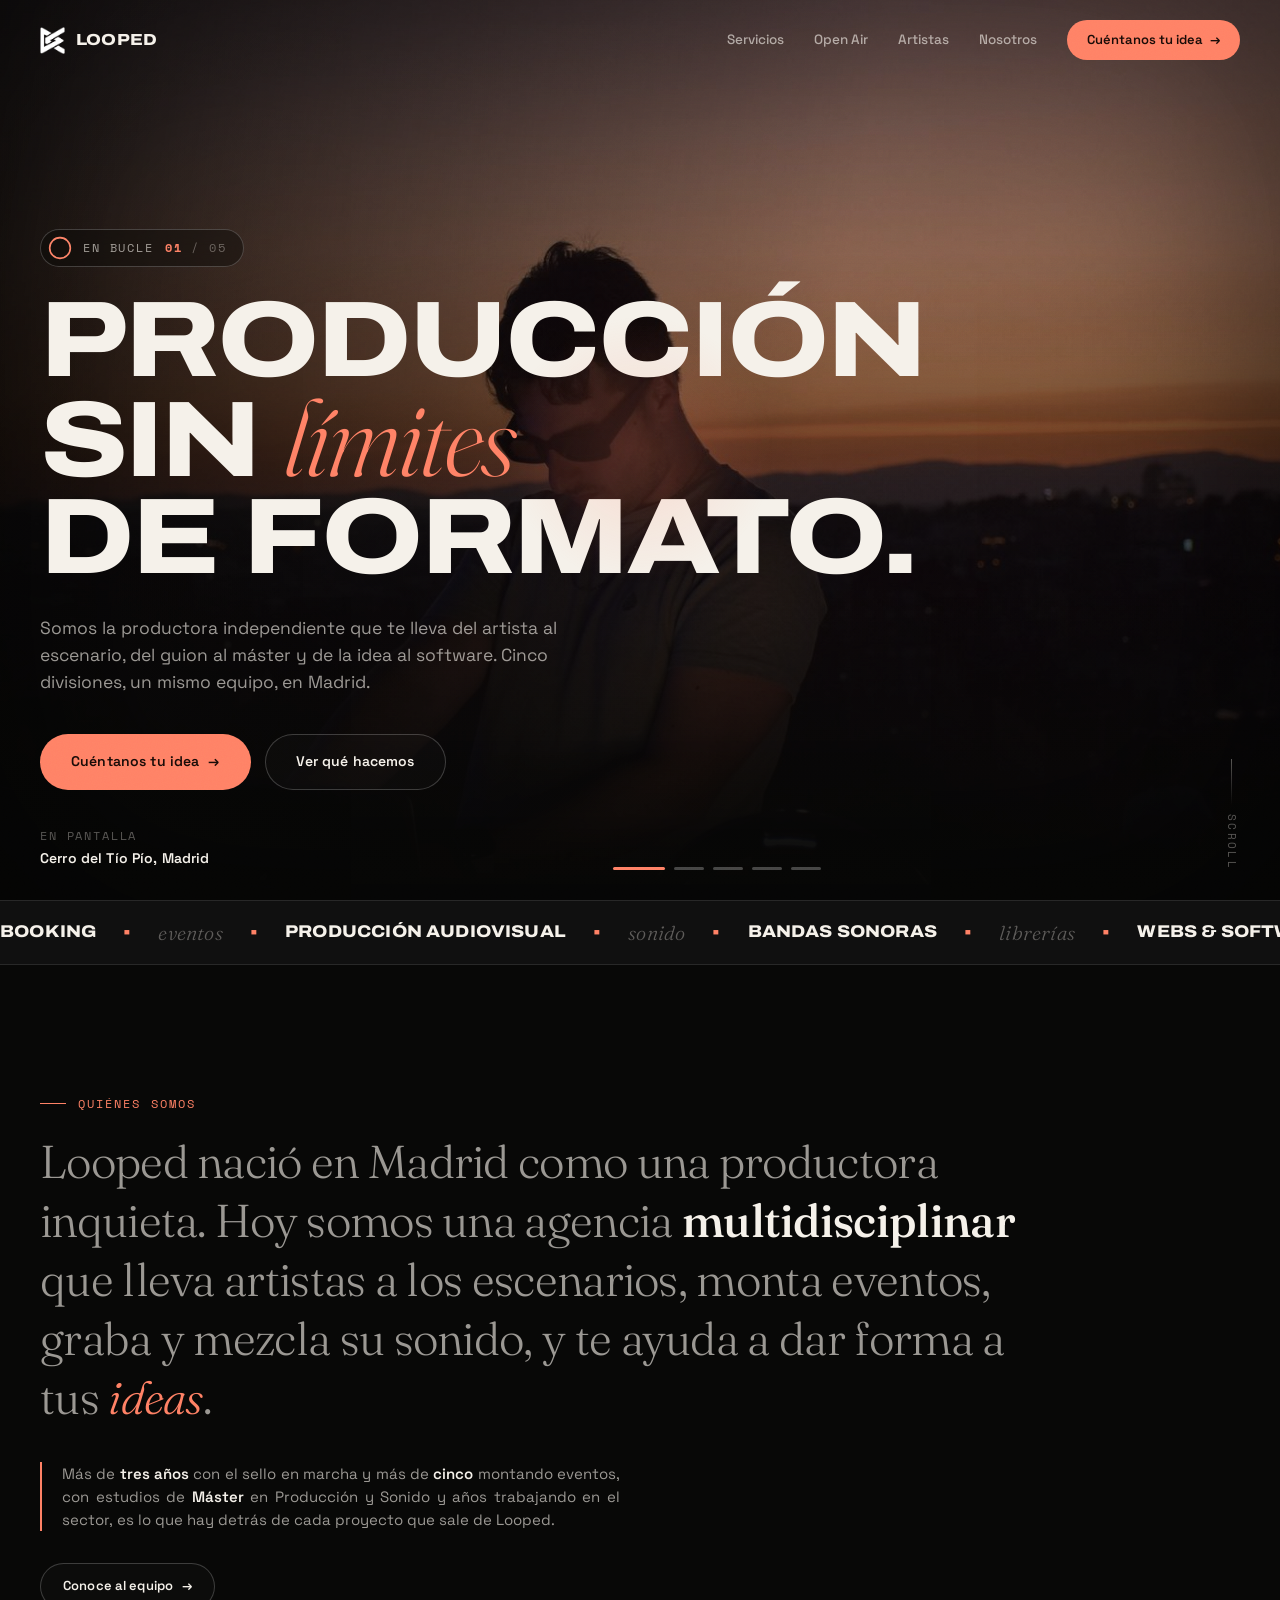
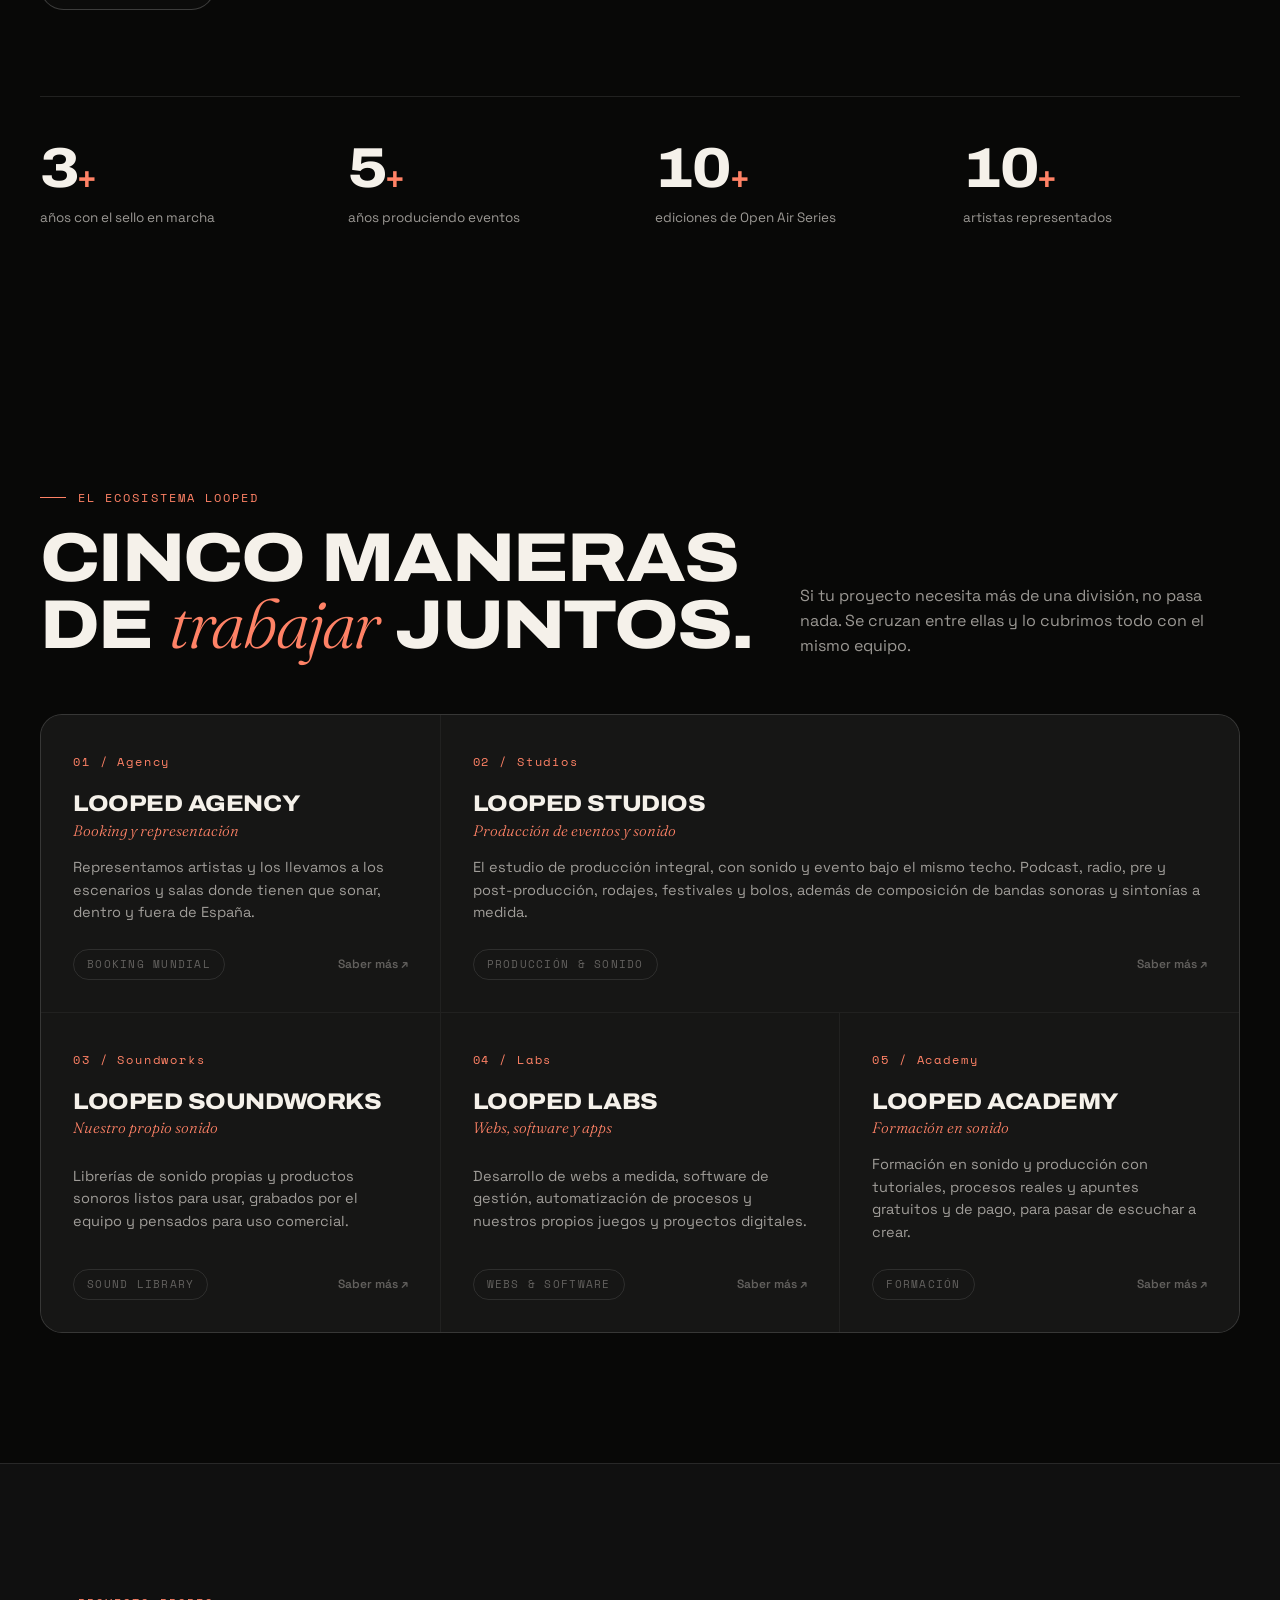
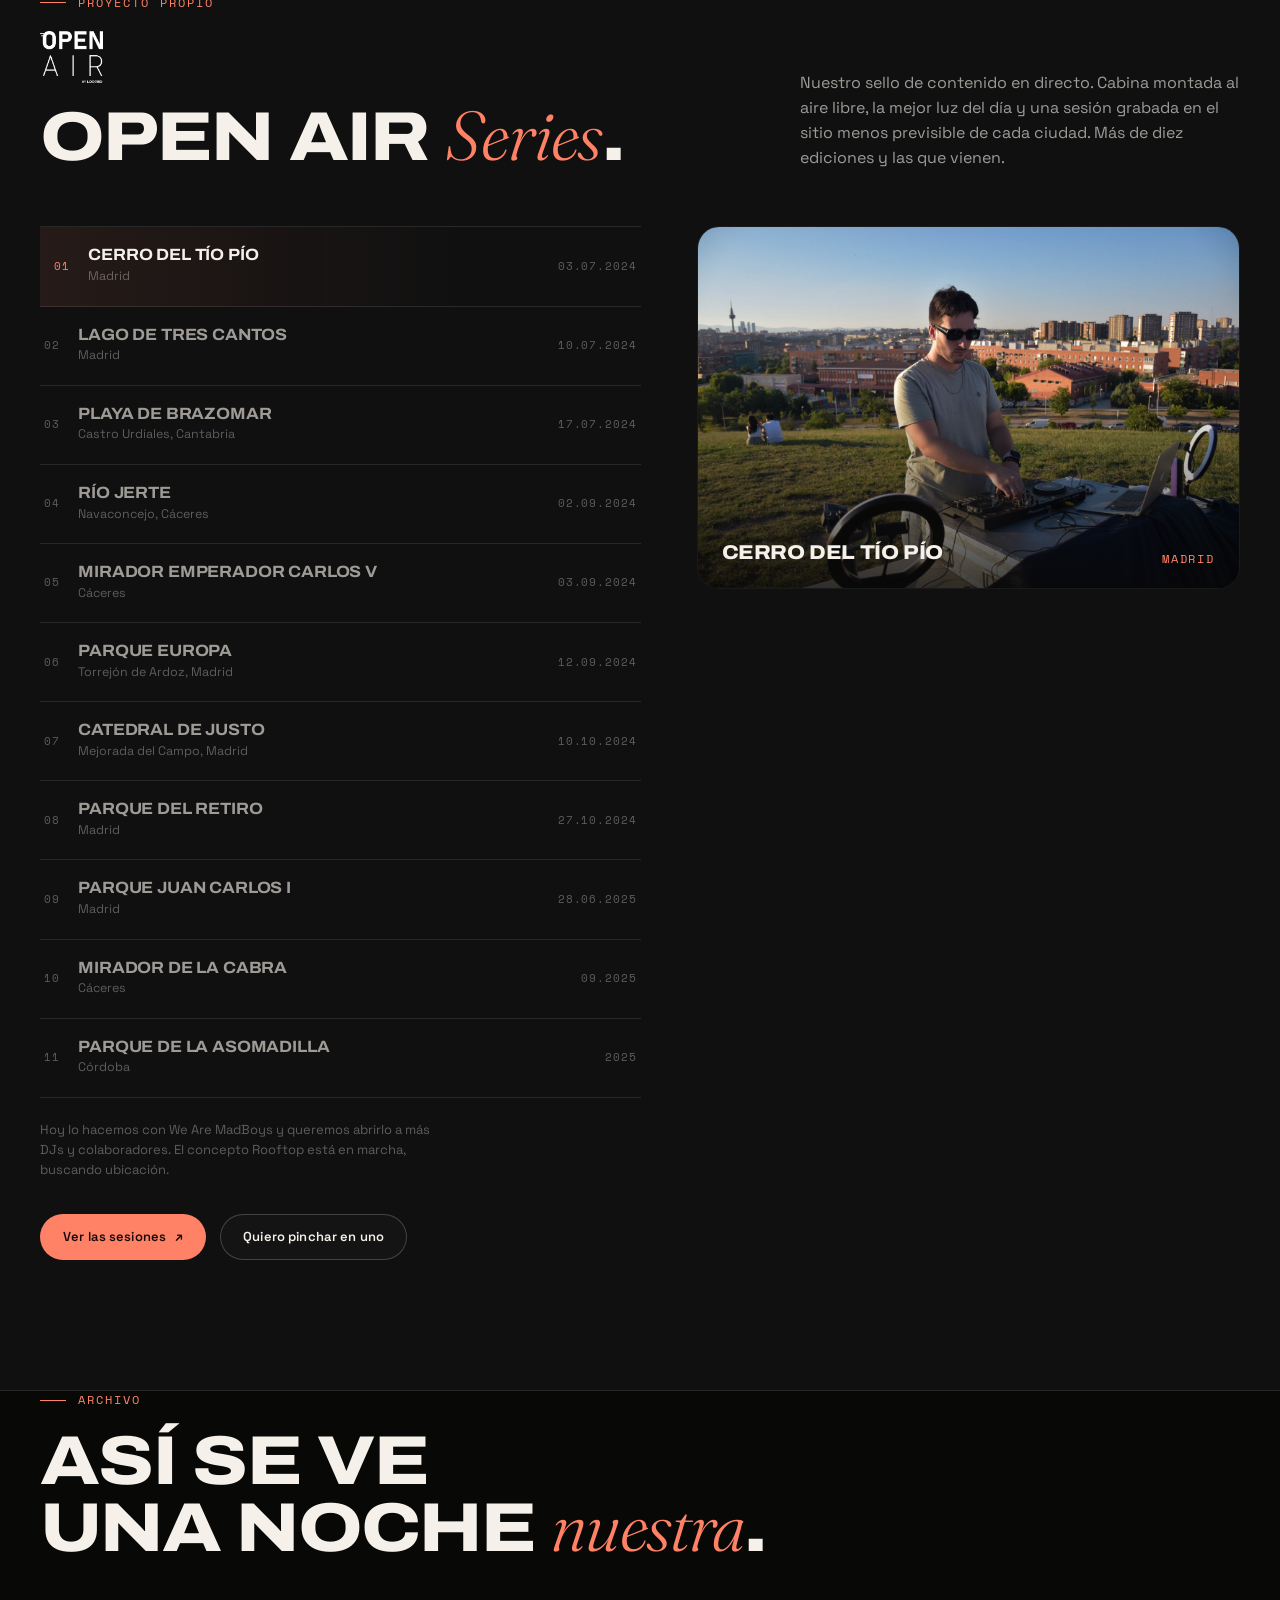
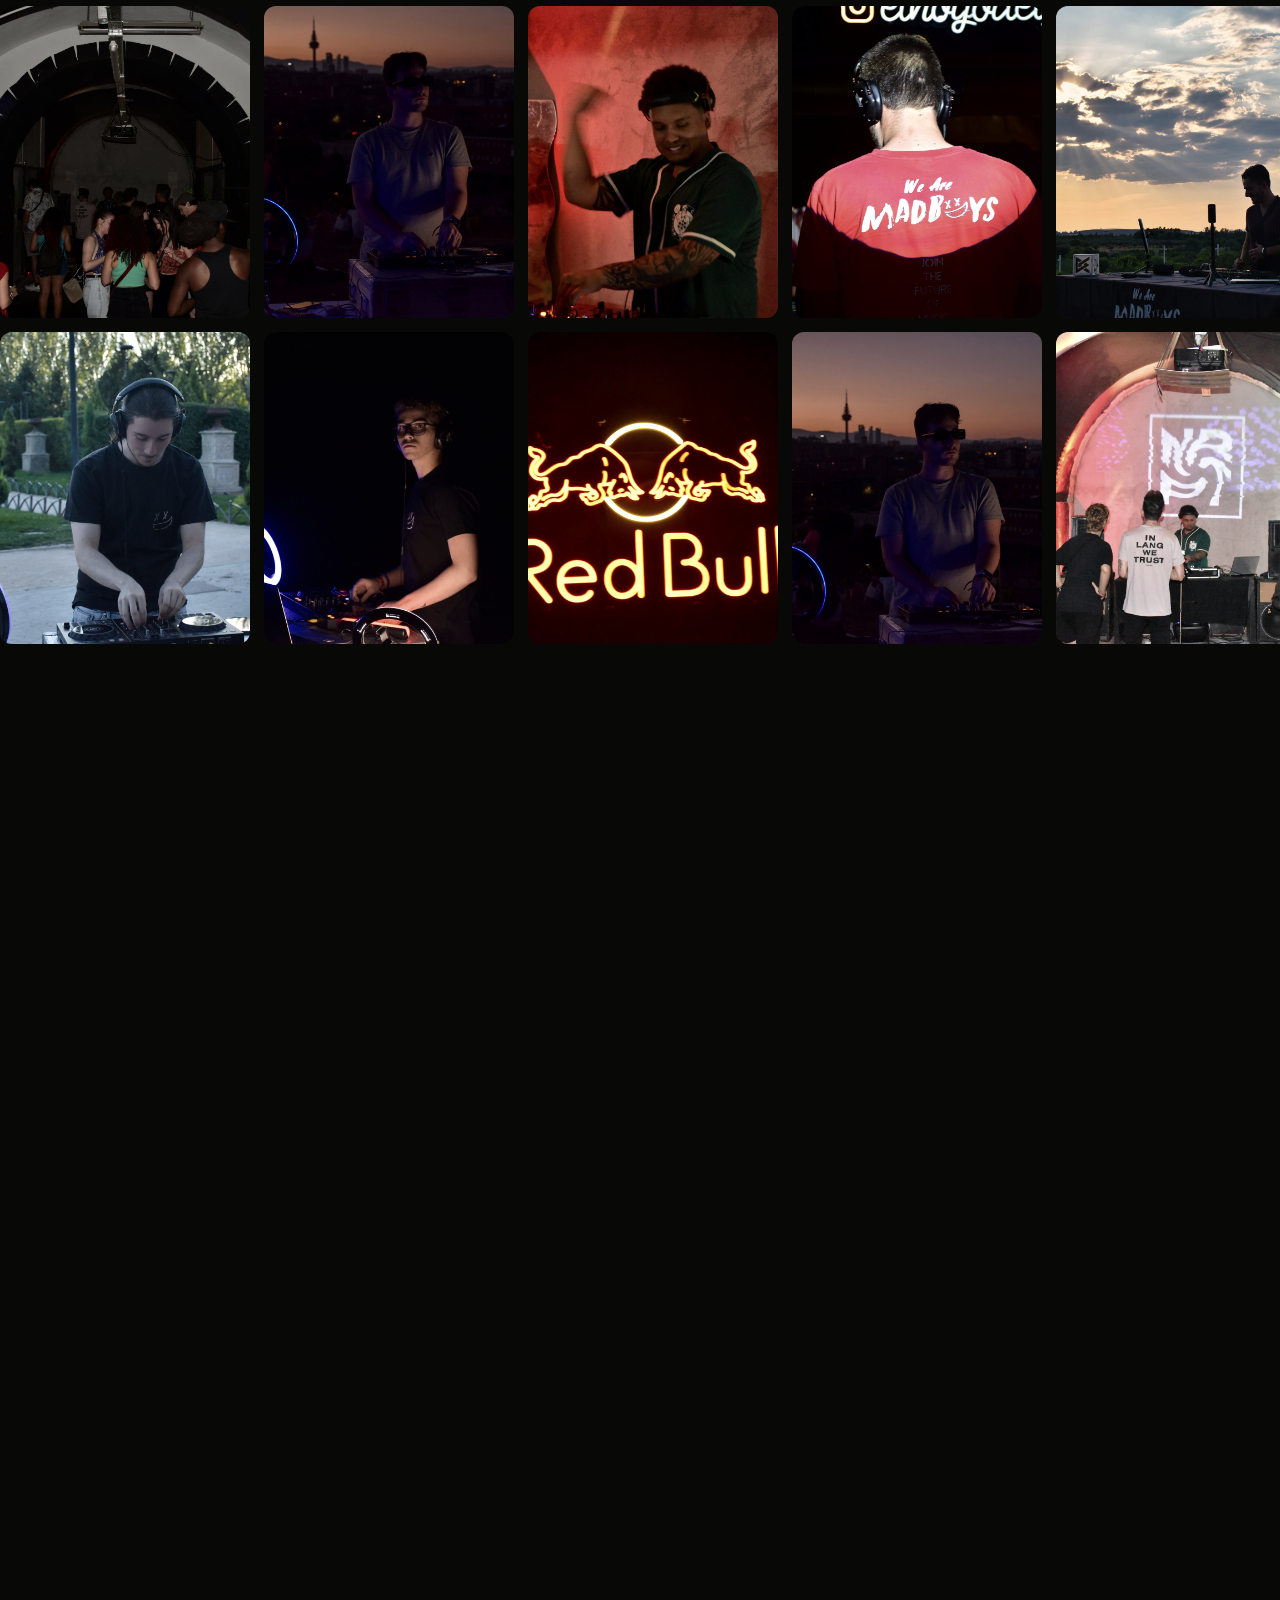
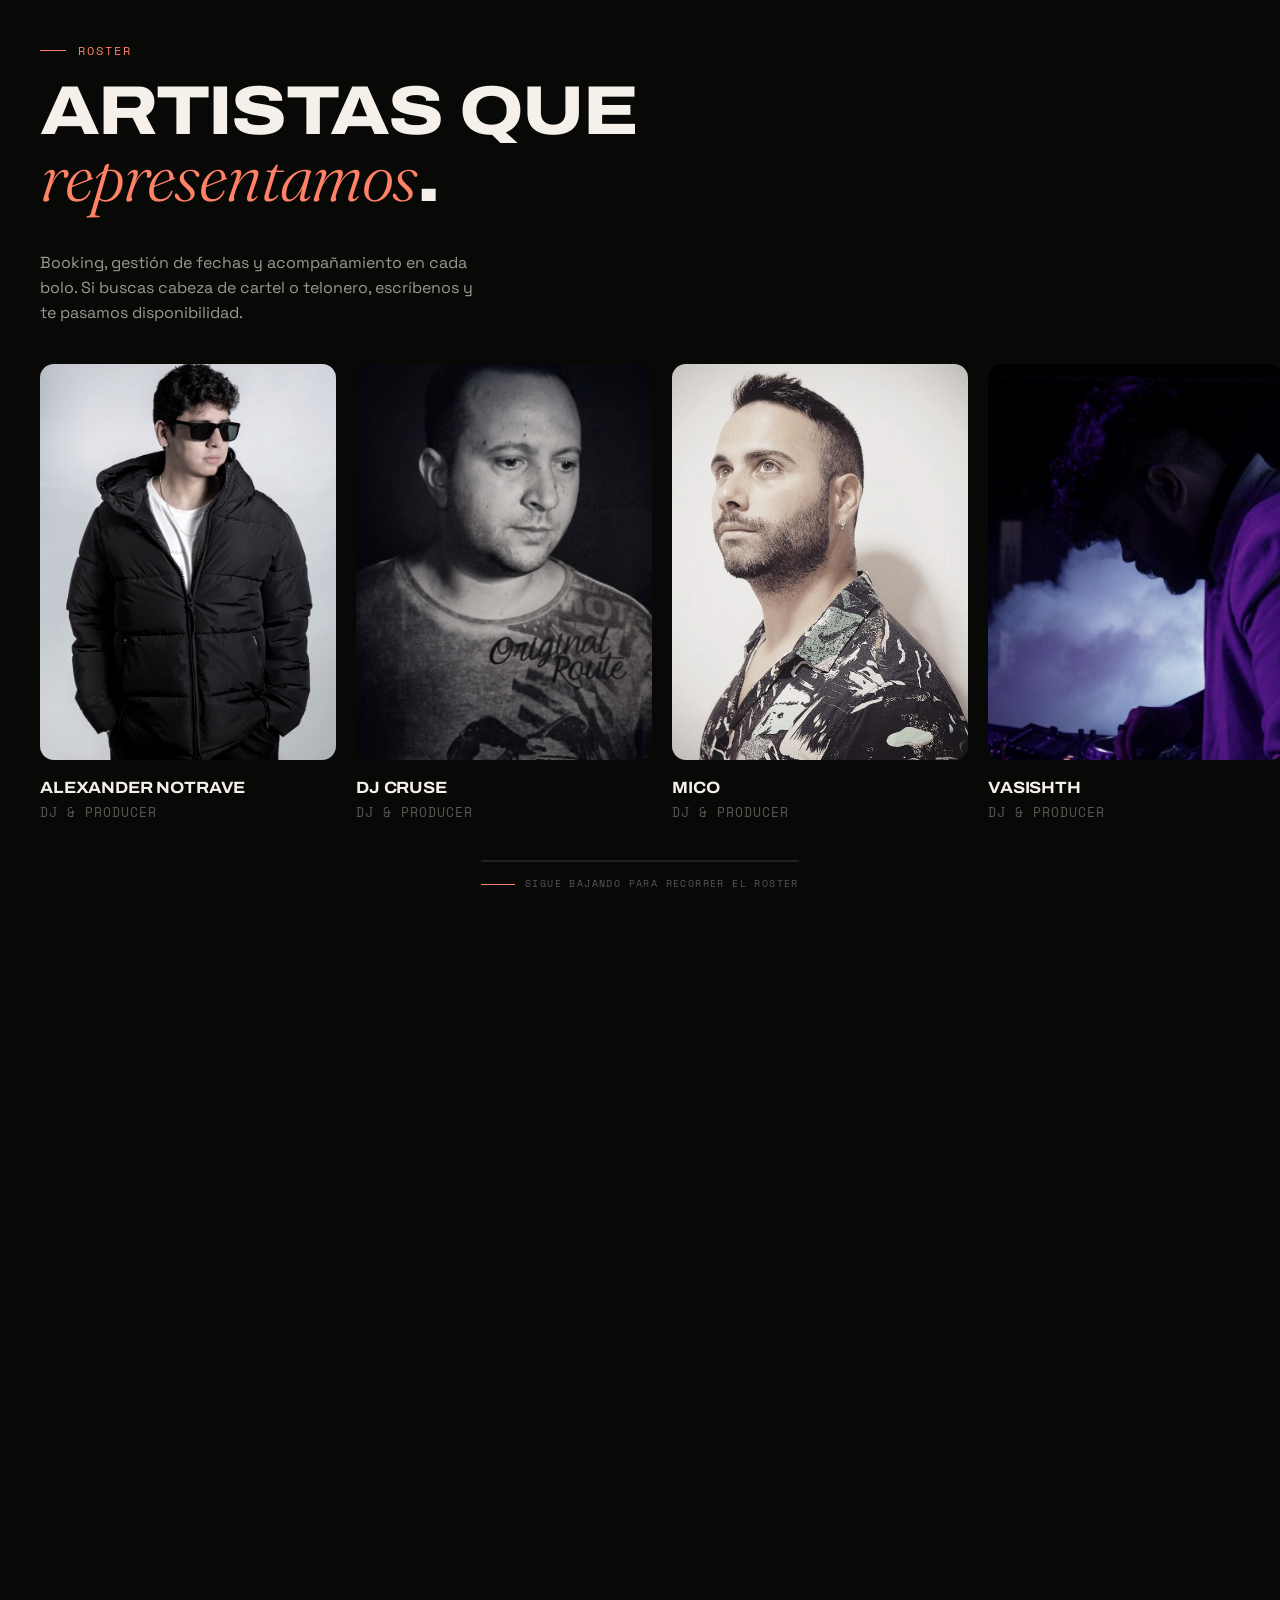
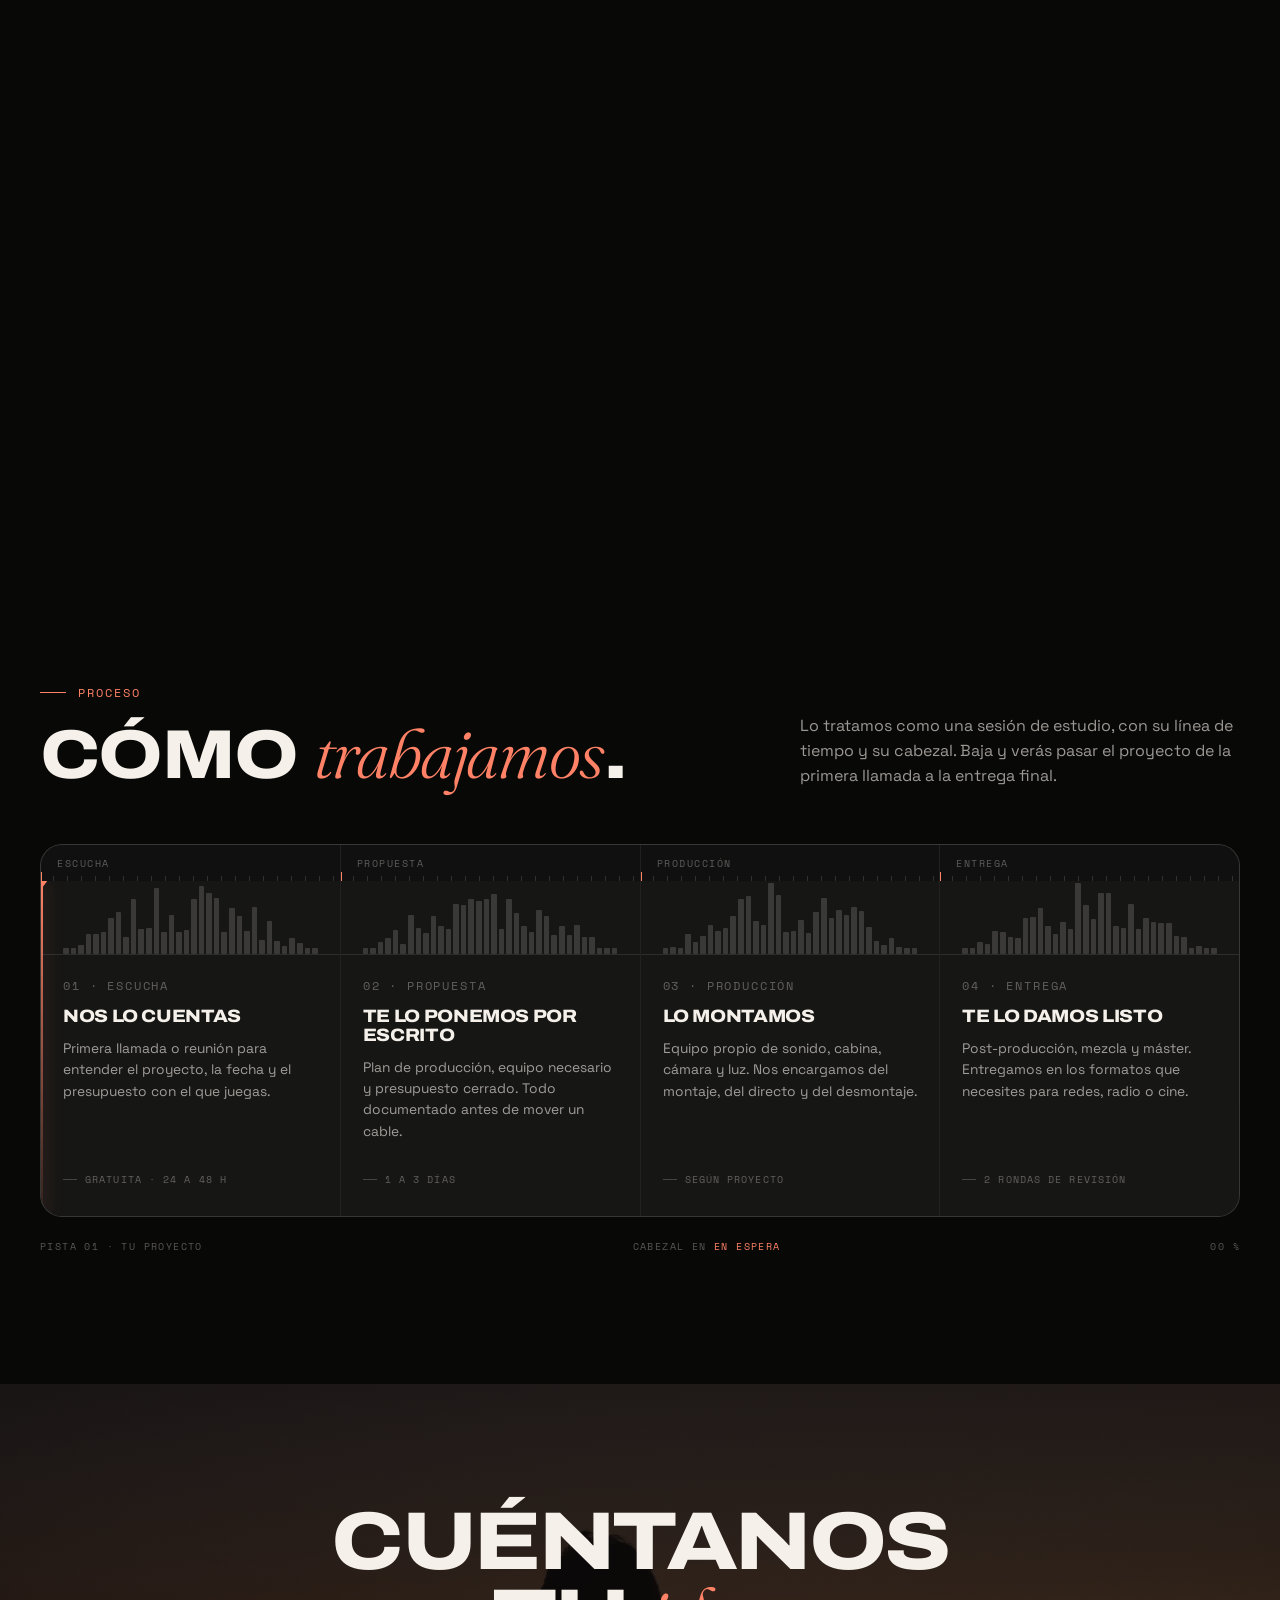
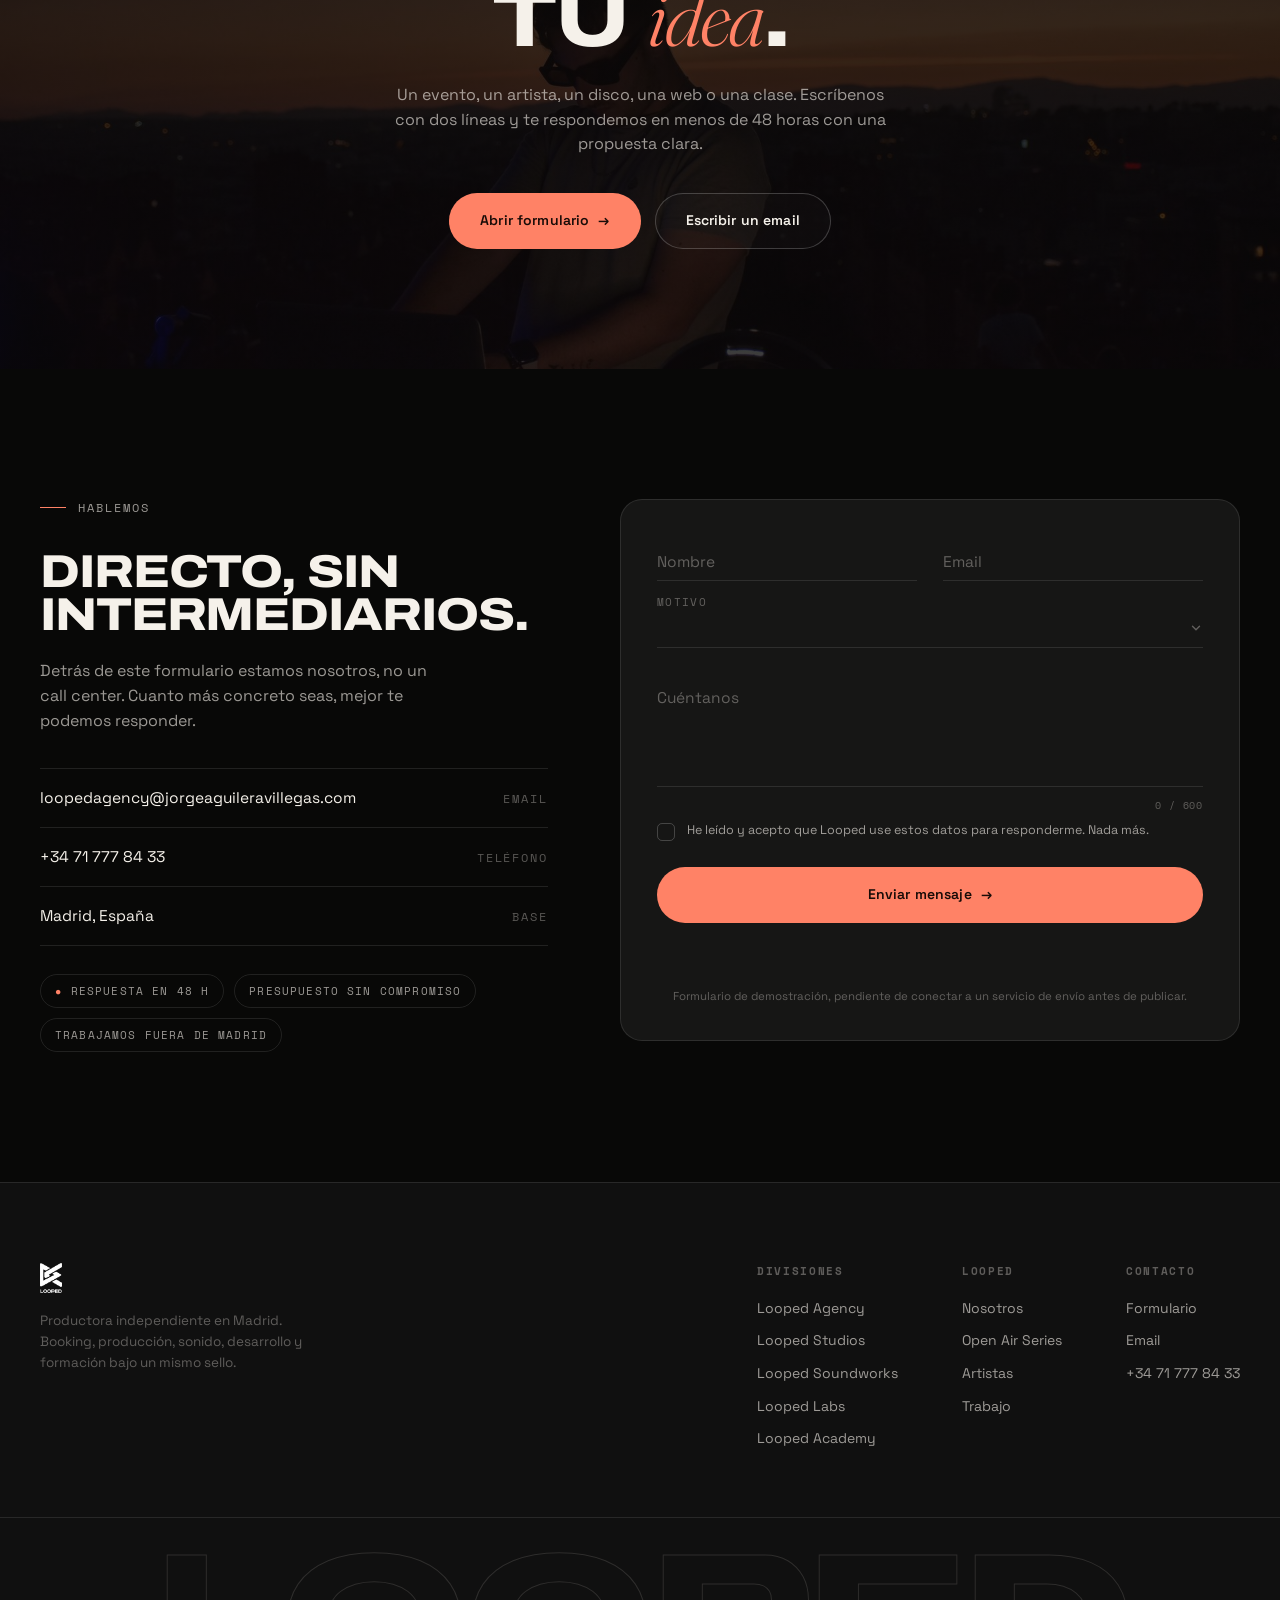
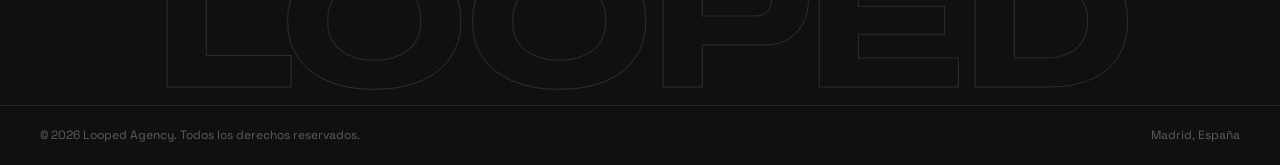
<file: index.html>
<!DOCTYPE html>
<html lang="es">
<head>
<meta charset="UTF-8">
<meta name="viewport" content="width=device-width, initial-scale=1.0">
<title>Looped | Producción sin límites de formato</title>
<meta name="description" content="Looped es una productora independiente de Madrid. Booking de artistas, producción audiovisual y de sonido, librerías propias, desarrollo de webs y software, y formación. Todo bajo un mismo sello.">
<meta name="theme-color" content="#080807">
<meta property="og:title" content="Looped | Producción sin límites de formato">
<meta property="og:description" content="Productora independiente en Madrid. Booking, producción audiovisual y de sonido, desarrollo a medida y formación.">
<meta property="og:image" content="assets/img/hero/hero-1.jpg">
<meta property="og:type" content="website">
<link rel="icon" href="assets/img/logo-mark.png">
<link rel="preconnect" href="https://fonts.googleapis.com">
<link rel="preconnect" href="https://fonts.gstatic.com" crossorigin>
<link href="https://fonts.googleapis.com/css2?family=Archivo:wdth,wght@75..125,400..900&family=Fraunces:ital,opsz,wght@0,9..144,300;0,9..144,500;1,9..144,300;1,9..144,400&family=Space+Grotesk:wght@400;500;600;700&family=Space+Mono:wght@400;700&display=swap" rel="stylesheet">
<link rel="preload" as="image" href="assets/img/hero/hero-1.jpg">
<link rel="stylesheet" href="css/style.css">
</head>
<body>

<div class="preloader" id="preloader">
  <img src="assets/img/logo-mark.png" alt="">
  <div class="pre-bar"><span id="preBar"></span></div>
  <p class="mono pre-count" id="preCount">00</p>
</div>

<div class="scroll-progress" id="scrollProgress"></div>
<div class="grain"></div>
<div class="cursor-glow" id="cursorGlow"></div>

<header class="site-header" id="siteHeader">
  <div class="wrap-wide header-inner">
    <a href="#top" class="brand">
      <img src="assets/img/logo-mark.png" alt="Looped" class="brand-mark">
      <span class="brand-word">LOOPED</span>
    </a>
    <nav class="main-nav" id="mainNav">
      <a href="#ecosistema">Servicios</a>
      <a href="#openair">Open Air</a>
      <a href="#artistas">Artistas</a>
      <a href="nosotros.html">Nosotros</a>
      <a href="contacto.html" class="nav-cta"><span>Cuéntanos tu idea</span><span class="arrow">→</span></a>
    </nav>
    <button class="burger" id="burger" aria-label="Abrir menú" aria-expanded="false">
      <span></span><span></span><span></span>
    </button>
  </div>
</header>

<main id="top">

  <!-- ==================== HERO ==================== -->
  <section class="hero" id="hero">
    <div class="hero-slides" id="heroSlides">
      <div class="hero-slide active" data-place="Cerro del Tío Pío" data-city="Madrid">
        <img src="assets/img/hero/hero-1.jpg" alt="Sesión de Open Air Series al atardecer sobre el skyline de Madrid" fetchpriority="high">
      </div>
      <div class="hero-slide" data-place="Parque Juan Carlos I" data-city="Madrid">
        <img src="assets/img/hero/hero-2.jpg" alt="Camiseta de Looped en primer plano durante un Open Air" loading="lazy">
      </div>
      <div class="hero-slide" data-place="Mirador Emperador Carlos V" data-city="Cáceres">
        <img src="assets/img/hero/hero-3.jpg" alt="Cabina de DJ montada en un mirador al anochecer" loading="lazy">
      </div>
      <div class="hero-slide" data-place="KINETIK, La Tabacalera" data-city="Madrid">
        <img src="assets/img/hero/hero-4.jpg" alt="Sesión en directo iluminada en rojo durante el evento KINETIK" loading="lazy">
      </div>
      <div class="hero-slide" data-place="Parque Juan Carlos I" data-city="Madrid">
        <img src="assets/img/hero/hero-5.jpg" alt="Vista del skyline de Madrid desde un Open Air de Looped" loading="lazy">
      </div>
    </div>
    <div class="hero-overlay"></div>
    <div class="hero-vignette"></div>

    <div class="wrap-wide hero-content">
      <div class="hero-loop" id="heroLoop">
        <svg class="loop-ring" viewBox="0 0 36 36" aria-hidden="true">
          <circle class="bg" cx="18" cy="18" r="15.5"></circle>
          <circle class="fg" cx="18" cy="18" r="15.5"></circle>
        </svg>
        <span class="mono label">En bucle</span>
        <span class="mono idx"><b id="loopIdx">01</b><span class="sep"> / 05</span></span>
      </div>
      <h1 class="hero-title">
        <span class="line"><span>Producción</span></span>
        <span class="line"><span>sin <em>límites</em></span></span>
        <span class="line"><span>de formato.</span></span>
      </h1>
      <p class="hero-sub">Somos la productora independiente que te lleva del artista al escenario, del guion al máster y de la idea al software. Cinco divisiones, un mismo equipo, en Madrid.</p>
      <div class="hero-actions">
        <a href="contacto.html" class="btn btn-primary"><span>Cuéntanos tu idea</span><span class="arrow">→</span></a>
        <a href="#ecosistema" class="btn btn-ghost"><span>Ver qué hacemos</span></a>
      </div>
    </div>

    <div class="wrap-wide hero-foot">
      <div class="hero-caption">
        <span class="mono">En pantalla</span>
        <strong id="heroCaption">Cerro del Tío Pío, Madrid</strong>
      </div>
      <div class="hero-dots" id="heroDots" role="tablist" aria-label="Cambiar imagen"></div>
      <div class="scroll-cue"><span></span><p>Scroll</p></div>
    </div>
  </section>

  <!-- ==================== MARQUEE ==================== -->
  <div class="marquee" aria-hidden="true">
    <div class="marquee-track">
      <span>BOOKING</span><span class="dot">·</span><span class="soft">eventos</span><span class="dot">·</span>
      <span>PRODUCCIÓN AUDIOVISUAL</span><span class="dot">·</span><span class="soft">sonido</span><span class="dot">·</span>
      <span>BANDAS SONORAS</span><span class="dot">·</span><span class="soft">librerías</span><span class="dot">·</span>
      <span>WEBS &amp; SOFTWARE</span><span class="dot">·</span><span class="soft">formación</span><span class="dot">·</span>
      <span>BOOKING</span><span class="dot">·</span><span class="soft">eventos</span><span class="dot">·</span>
      <span>PRODUCCIÓN AUDIOVISUAL</span><span class="dot">·</span><span class="soft">sonido</span><span class="dot">·</span>
      <span>BANDAS SONORAS</span><span class="dot">·</span><span class="soft">librerías</span><span class="dot">·</span>
      <span>WEBS &amp; SOFTWARE</span><span class="dot">·</span><span class="soft">formación</span><span class="dot">·</span>
      <span>BOOKING</span><span class="dot">·</span><span class="soft">eventos</span><span class="dot">·</span>
      <span>PRODUCCIÓN AUDIOVISUAL</span><span class="dot">·</span><span class="soft">sonido</span><span class="dot">·</span>
      <span>BANDAS SONORAS</span><span class="dot">·</span><span class="soft">librerías</span><span class="dot">·</span>
      <span>WEBS &amp; SOFTWARE</span><span class="dot">·</span><span class="soft">formación</span><span class="dot">·</span>
      <span>BOOKING</span><span class="dot">·</span><span class="soft">eventos</span><span class="dot">·</span>
      <span>PRODUCCIÓN AUDIOVISUAL</span><span class="dot">·</span><span class="soft">sonido</span><span class="dot">·</span>
      <span>BANDAS SONORAS</span><span class="dot">·</span><span class="soft">librerías</span><span class="dot">·</span>
      <span>WEBS &amp; SOFTWARE</span><span class="dot">·</span><span class="soft">formación</span><span class="dot">·</span>
    </div>
  </div>

  <!-- ==================== MANIFIESTO ==================== -->
  <section class="section" id="nosotros">
    <div class="wrap">
      <div class="manifesto-grid">
        <p class="section-label reveal">Quiénes somos</p>
        <h2 class="manifesto-text reveal reveal-1">
          Looped nació en Madrid como una productora inquieta. Hoy somos una agencia
          <strong>multidisciplinar</strong> que lleva artistas a los escenarios, monta eventos,
          graba y mezcla su sonido, y te ayuda a dar forma a tus <em>ideas</em>.
        </h2>
        <p class="manifesto-credential reveal reveal-2">
          Más de <strong>tres años</strong> con el sello en marcha y más de <strong>cinco</strong>
          montando eventos, con estudios de <strong>Máster</strong> en Producción y Sonido y años
          trabajando en el sector, es lo que hay detrás de cada proyecto que sale de Looped.
        </p>
        <div class="hero-actions reveal reveal-3" style="margin-top:32px;">
          <a href="nosotros.html" class="btn btn-ghost btn-small"><span>Conoce al equipo</span><span class="arrow">→</span></a>
        </div>
      </div>

      <div class="stats-row">
        <div class="stat reveal">
          <span class="stat-number" data-count="3">0</span><span class="stat-plus">+</span>
          <p>años con el sello en marcha</p>
        </div>
        <div class="stat reveal reveal-1">
          <span class="stat-number" data-count="5">0</span><span class="stat-plus">+</span>
          <p>años produciendo eventos</p>
        </div>
        <div class="stat reveal reveal-2">
          <span class="stat-number" data-count="10">0</span><span class="stat-plus">+</span>
          <p>ediciones de Open Air Series</p>
        </div>
        <div class="stat reveal reveal-3">
          <span class="stat-number" data-count="10">0</span><span class="stat-plus">+</span>
          <p>artistas representados</p>
        </div>
      </div>
    </div>
  </section>

  <!-- ==================== ECOSISTEMA ==================== -->
  <section class="section" id="ecosistema">
    <div class="wrap">
      <div class="section-head">
        <div>
          <p class="section-label reveal">El ecosistema Looped</p>
          <h2 class="section-title reveal reveal-1">Cinco maneras<br>de <em>trabajar</em> juntos.</h2>
        </div>
        <p class="section-intro reveal reveal-2">Si tu proyecto necesita más de una división, no pasa nada. Se cruzan entre ellas y lo cubrimos todo con el mismo equipo.</p>
      </div>

      <div class="services-grid">

        <a href="agency.html" class="service-card reveal" data-media="assets/img/proyectos/kinetik.jpg">
          <div class="service-head">
            <span class="service-index">01 / Agency</span>
            <h3>Looped Agency<small>Booking y representación</small></h3>
          </div>
          <p>Representamos artistas y los llevamos a los escenarios y salas donde tienen que sonar, dentro y fuera de España.</p>
          <div class="service-foot">
            <span class="service-tag">Booking mundial</span>
            <span class="service-more">Saber más ↗</span>
          </div>
        </a>

        <a href="studios.html" class="service-card service-card--wide reveal reveal-1" data-media="assets/img/proyectos/pulse.jpg">
          <div class="service-head">
            <span class="service-index">02 / Studios</span>
            <h3>Looped Studios<small>Producción de eventos y sonido</small></h3>
          </div>
          <p>El estudio de producción integral, con sonido y evento bajo el mismo techo. Podcast, radio, pre y post-producción, rodajes, festivales y bolos, además de composición de bandas sonoras y sintonías a medida.</p>
          <div class="service-foot">
            <span class="service-tag">Producción &amp; sonido</span>
            <span class="service-more">Saber más ↗</span>
          </div>
        </a>

        <a href="soundworks.html" class="service-card reveal reveal-2" data-media="assets/img/paisajes/sierra.jpg">
          <div class="service-head">
            <span class="service-index">03 / Soundworks</span>
            <h3>Looped Soundworks<small>Nuestro propio sonido</small></h3>
          </div>
          <p>Librerías de sonido propias y productos sonoros listos para usar, grabados por el equipo y pensados para uso comercial.</p>
          <div class="service-foot">
            <span class="service-tag">Sound library</span>
            <span class="service-more">Saber más ↗</span>
          </div>
        </a>

        <a href="labs.html" class="service-card reveal reveal-3" data-media="assets/img/paisajes/mirador.jpg">
          <div class="service-head">
            <span class="service-index">04 / Labs</span>
            <h3>Looped Labs<small>Webs, software y apps</small></h3>
          </div>
          <p>Desarrollo de webs a medida, software de gestión, automatización de procesos y nuestros propios juegos y proyectos digitales.</p>
          <div class="service-foot">
            <span class="service-tag">Webs &amp; software</span>
            <span class="service-more">Saber más ↗</span>
          </div>
        </a>

        <a href="academy.html" class="service-card reveal reveal-4" data-media="assets/img/paisajes/skyline.jpg">
          <div class="service-head">
            <span class="service-index">05 / Academy</span>
            <h3>Looped Academy<small>Formación en sonido</small></h3>
          </div>
          <p>Formación en sonido y producción con tutoriales, procesos reales y apuntes gratuitos y de pago, para pasar de escuchar a crear.</p>
          <div class="service-foot">
            <span class="service-tag">Formación</span>
            <span class="service-more">Saber más ↗</span>
          </div>
        </a>

      </div>
    </div>
  </section>

  <!-- ==================== OPEN AIR SERIES ==================== -->
  <section class="section oa" id="openair">
    <div class="wrap">
      <div class="section-head">
        <div>
          <p class="section-label reveal">Proyecto propio</p>
          <img src="assets/img/openair-logo.png" alt="Open Air Series by Looped" class="oa-logo reveal reveal-1" loading="lazy">
          <h2 class="section-title reveal reveal-1">Open Air <em>Series</em>.</h2>
        </div>
        <p class="section-intro reveal reveal-2">Nuestro sello de contenido en directo. Cabina montada al aire libre, la mejor luz del día y una sesión grabada en el sitio menos previsible de cada ciudad. Más de diez ediciones y las que vienen.</p>
      </div>

      <div class="oa-body">
        <div class="oa-list-wrap reveal">
          <div class="oa-list" id="oaList">
            <button class="oa-item on" type="button" data-img="assets/img/openair/tiopio.jpg" data-place="Cerro del Tío Pío" data-city="Madrid">
              <span class="oa-num">01</span>
              <span class="oa-place"><b>Cerro del Tío Pío</b><span>Madrid</span></span>
              <span class="oa-date">03.07.2024</span>
            </button>
            <button class="oa-item" type="button" data-img="assets/img/openair/trescantos.jpg" data-place="Lago de Tres Cantos" data-city="Madrid">
              <span class="oa-num">02</span>
              <span class="oa-place"><b>Lago de Tres Cantos</b><span>Madrid</span></span>
              <span class="oa-date">10.07.2024</span>
            </button>
            <button class="oa-item" type="button" data-img="assets/img/openair/castro.jpg" data-place="Playa de Brazomar" data-city="Castro Urdiales">
              <span class="oa-num">03</span>
              <span class="oa-place"><b>Playa de Brazomar</b><span>Castro Urdiales, Cantabria</span></span>
              <span class="oa-date">17.07.2024</span>
            </button>
            <button class="oa-item" type="button" data-img="assets/img/openair/riojerte.jpg" data-place="Río Jerte" data-city="Navaconcejo">
              <span class="oa-num">04</span>
              <span class="oa-place"><b>Río Jerte</b><span>Navaconcejo, Cáceres</span></span>
              <span class="oa-date">02.09.2024</span>
            </button>
            <button class="oa-item" type="button" data-img="assets/img/openair/caceres.jpg" data-place="Mirador Emperador Carlos V" data-city="Cáceres">
              <span class="oa-num">05</span>
              <span class="oa-place"><b>Mirador Emperador Carlos V</b><span>Cáceres</span></span>
              <span class="oa-date">03.09.2024</span>
            </button>
            <button class="oa-item" type="button" data-img="assets/img/openair/parqueeuropa.jpg" data-place="Parque Europa" data-city="Torrejón de Ardoz">
              <span class="oa-num">06</span>
              <span class="oa-place"><b>Parque Europa</b><span>Torrejón de Ardoz, Madrid</span></span>
              <span class="oa-date">12.09.2024</span>
            </button>
            <button class="oa-item" type="button" data-img="assets/img/openair/mejorada.jpg" data-place="Catedral de Justo" data-city="Mejorada del Campo">
              <span class="oa-num">07</span>
              <span class="oa-place"><b>Catedral de Justo</b><span>Mejorada del Campo, Madrid</span></span>
              <span class="oa-date">10.10.2024</span>
            </button>
            <button class="oa-item" type="button" data-img="assets/img/openair/retiro.jpg" data-place="Parque del Retiro" data-city="Madrid">
              <span class="oa-num">08</span>
              <span class="oa-place"><b>Parque del Retiro</b><span>Madrid</span></span>
              <span class="oa-date">27.10.2024</span>
            </button>
            <button class="oa-item" type="button" data-img="assets/img/openair/juancarlos.jpg" data-place="Parque Juan Carlos I" data-city="Madrid">
              <span class="oa-num">09</span>
              <span class="oa-place"><b>Parque Juan Carlos I</b><span>Madrid</span></span>
              <span class="oa-date">28.06.2025</span>
            </button>
            <button class="oa-item" type="button" data-img="assets/img/openair/cabra.jpg" data-place="Mirador de la Cabra" data-city="Cáceres">
              <span class="oa-num">10</span>
              <span class="oa-place"><b>Mirador de la Cabra</b><span>Cáceres</span></span>
              <span class="oa-date">09.2025</span>
            </button>
            <button class="oa-item" type="button" data-img="assets/img/openair/cordoba.jpg" data-place="Parque de la Asomadilla" data-city="Córdoba">
              <span class="oa-num">11</span>
              <span class="oa-place"><b>Parque de la Asomadilla</b><span>Córdoba</span></span>
              <span class="oa-date">2025</span>
            </button>
          </div>

          <p class="oa-note">Hoy lo hacemos con We Are MadBoys y queremos abrirlo a más DJs y colaboradores. El concepto Rooftop está en marcha, buscando ubicación.</p>

          <div class="oa-aside">
            <a href="https://www.youtube.com/@WeAreMadBoys/videos" target="_blank" rel="noopener" class="btn btn-primary btn-small"><span>Ver las sesiones</span><span class="arrow">↗</span></a>
            <a href="contacto.html" class="btn btn-ghost btn-small"><span>Quiero pinchar en uno</span></a>
          </div>
        </div>

        <div class="oa-stage reveal reveal-1" id="oaStage">
          <img src="assets/img/openair/tiopio.jpg" alt="Open Air Series en el Cerro del Tío Pío, Madrid" class="on">
          <div class="oa-stage-grad"></div>
          <div class="oa-stage-meta">
            <h4 id="oaPlace">Cerro del Tío Pío</h4>
            <span class="mono" id="oaCity">Madrid</span>
          </div>
        </div>
      </div>
    </div>
  </section>

  <!-- ==================== TIRA DE FOTOS ==================== -->
  <section class="strip section-tight" aria-label="Galería de eventos de Looped">
    <div class="wrap" style="margin-bottom:38px;">
      <p class="section-label reveal">Archivo</p>
      <h2 class="section-title reveal reveal-1">Así se ve<br>una noche <em>nuestra</em>.</h2>
    </div>
    <div class="strip-row a">
      <figure><img src="assets/img/galeria/g-01.jpg" alt="Público bailando en el evento KINETIK" loading="lazy"></figure>
      <figure><img src="assets/img/galeria/g-02.jpg" alt="DJ al atardecer en un Open Air en Madrid" loading="lazy"></figure>
      <figure><img src="assets/img/galeria/g-03.jpg" alt="DJ en cabina con luz roja durante KINETIK" loading="lazy"></figure>
      <figure><img src="assets/img/galeria/g-04.jpg" alt="Cabina de MadBoys en el evento PULSE" loading="lazy"></figure>
      <figure><img src="assets/img/galeria/g-05.jpg" alt="Cabina montada al atardecer en un Open Air" loading="lazy"></figure>
      <figure><img src="assets/img/galeria/g-06.jpg" alt="Proyección y sesión en directo iluminada en rojo" loading="lazy"></figure>
      <figure><img src="assets/img/galeria/g-01.jpg" alt="" aria-hidden="true" loading="lazy"></figure>
      <figure><img src="assets/img/galeria/g-02.jpg" alt="" aria-hidden="true" loading="lazy"></figure>
      <figure><img src="assets/img/galeria/g-03.jpg" alt="" aria-hidden="true" loading="lazy"></figure>
      <figure><img src="assets/img/galeria/g-04.jpg" alt="" aria-hidden="true" loading="lazy"></figure>
      <figure><img src="assets/img/galeria/g-05.jpg" alt="" aria-hidden="true" loading="lazy"></figure>
      <figure><img src="assets/img/galeria/g-06.jpg" alt="" aria-hidden="true" loading="lazy"></figure>
    </div>
    <div class="strip-row b">
      <figure><img src="assets/img/galeria/g-07.jpg" alt="DJ mezclando en Parque Europa" loading="lazy"></figure>
      <figure><img src="assets/img/galeria/g-08.jpg" alt="Sesión nocturna en el mirador de Cáceres" loading="lazy"></figure>
      <figure><img src="assets/img/galeria/g-09.jpg" alt="Neón en la sala del evento PULSE" loading="lazy"></figure>
      <figure><img src="assets/img/galeria/g-10.jpg" alt="DJ con el skyline de Madrid al anochecer" loading="lazy"></figure>
      <figure><img src="assets/img/galeria/g-11.jpg" alt="Público y proyección durante KINETIK" loading="lazy"></figure>
      <figure><img src="assets/img/galeria/g-12.jpg" alt="Cabina en El Hoyo del Queque durante PULSE" loading="lazy"></figure>
      <figure><img src="assets/img/galeria/g-07.jpg" alt="" aria-hidden="true" loading="lazy"></figure>
      <figure><img src="assets/img/galeria/g-08.jpg" alt="" aria-hidden="true" loading="lazy"></figure>
      <figure><img src="assets/img/galeria/g-09.jpg" alt="" aria-hidden="true" loading="lazy"></figure>
      <figure><img src="assets/img/galeria/g-10.jpg" alt="" aria-hidden="true" loading="lazy"></figure>
      <figure><img src="assets/img/galeria/g-11.jpg" alt="" aria-hidden="true" loading="lazy"></figure>
      <figure><img src="assets/img/galeria/g-12.jpg" alt="" aria-hidden="true" loading="lazy"></figure>
    </div>
  </section>

  <!-- ==================== EVENTOS / PROYECTOS ==================== -->
  <section class="section" id="proyectos">
    <div class="wrap">
      <div class="section-head">
        <div>
          <p class="section-label reveal">Trabajo</p>
          <h2 class="section-title reveal reveal-1">Últimos <em>montajes</em>.</h2>
        </div>
        <p class="section-intro reveal reveal-2">Eventos propios y colaboraciones donde Looped Studios se encarga de la producción, el sonido y el contenido.</p>
      </div>

      <div class="projects-grid">

        <article class="project-card reveal">
          <div class="project-media">
            <span class="project-badge">Studios · 2024</span>
            <img src="assets/img/proyectos/kinetik.jpg" alt="Evento KINETIK en La Tabacalera, Madrid" loading="lazy">
          </div>
          <div class="project-copy">
            <h3>KINETIK</h3>
            <p>Sesión en La Tabacalera de Madrid, con producción de cabina, iluminación y cobertura fotográfica del evento completo.</p>
            <a href="studios.html" class="btn btn-ghost btn-small"><span>Cómo lo montamos</span><span class="arrow">→</span></a>
          </div>
        </article>

        <article class="project-card reveal reveal-1">
          <div class="project-media">
            <span class="project-badge">Studios · 2023</span>
            <img src="assets/img/proyectos/pulse.jpg" alt="Sesión PULSE en El Hoyo del Queque, Madrid" loading="lazy">
          </div>
          <div class="project-copy">
            <h3>PULSE</h3>
            <p>Noche en El Hoyo del Queque con Ángelo Fe, UNKNWN, PXL y MadBoys, con montaje técnico y grabación a cargo del equipo.</p>
            <a href="studios.html" class="btn btn-ghost btn-small"><span>Cómo lo montamos</span><span class="arrow">→</span></a>
          </div>
        </article>

        <article class="project-card reveal reveal-2">
          <div class="project-media project-media--logo">
            <span class="project-badge">Colaboración</span>
            <img src="assets/img/bumbaloop-logo.png" alt="Bumbaloop" loading="lazy">
          </div>
          <div class="project-copy">
            <h3>Bumbaloop</h3>
            <p>Colaboramos en la organización de Bumbaloop, el festival que se celebra desde hace varias ediciones en Mejorada del Campo.</p>
            <a href="contacto.html" class="btn btn-ghost btn-small"><span>Hablar de un festival</span><span class="arrow">→</span></a>
          </div>
        </article>

      </div>
    </div>
  </section>

  <!-- ==================== ARTISTAS (carrusel anclado al scroll) ==================== -->
  <section class="pin" id="artistas">
    <div class="pin-sticky">
      <div class="wrap">
        <div class="pin-head">
          <div>
            <p class="section-label">Roster</p>
            <h2 class="section-title">Artistas que <em>representamos</em>.</h2>
          </div>
          <p class="section-intro">Booking, gestión de fechas y acompañamiento en cada bolo. Si buscas cabeza de cartel o telonero, escríbenos y te pasamos disponibilidad.</p>
        </div>
      </div>

      <div class="pin-rail" id="pinRail">
        <div class="artist-card">
          <div class="artist-photo"><img src="assets/img/artistas/notrave.jpg" alt="Alexander NotRave" loading="lazy"></div>
          <h3>Alexander NotRave</h3>
          <p>DJ &amp; producer</p>
        </div>
        <div class="artist-card">
          <div class="artist-photo"><img src="assets/img/artistas/djcruse.jpg" alt="DJ Cruse" loading="lazy"></div>
          <h3>DJ Cruse</h3>
          <p>DJ &amp; producer</p>
        </div>
        <div class="artist-card">
          <div class="artist-photo"><img src="assets/img/artistas/mico.jpg" alt="MICO" loading="lazy"></div>
          <h3>MICO</h3>
          <p>DJ &amp; producer</p>
        </div>
        <div class="artist-card">
          <div class="artist-photo"><img src="assets/img/artistas/vasishth.jpg" alt="Vasishth" loading="lazy"></div>
          <h3>Vasishth</h3>
          <p>DJ &amp; producer</p>
        </div>
        <div class="artist-card">
          <div class="artist-photo"><img src="assets/img/artistas/angelofe.jpg" alt="Ángelo Fe" loading="lazy"></div>
          <h3>Ángelo Fe</h3>
          <p>DJ &amp; producer</p>
        </div>
        <div class="artist-card">
          <div class="artist-photo"><img src="assets/img/fundadores/darkyo.jpg" alt="Darkyo" loading="lazy"></div>
          <h3>Darkyo</h3>
          <p>DJ &amp; producer</p>
        </div>
        <div class="artist-card">
          <div class="artist-photo"><img src="assets/img/fundadores/wearemadboys.jpg" alt="We Are MadBoys" loading="lazy"></div>
          <h3>We Are MadBoys</h3>
          <p>DJ duo</p>
        </div>
        <a href="contacto.html" class="artist-cta">
          <h3>+ Gabriele D'Ascoli, Spark, Steve Marks, Vincent</h3>
          <span>El roster completo va bajo petición.</span>
          <span class="go">Pedir disponibilidad →</span>
        </a>
      </div>

      <div class="wrap">
        <div class="pin-progress" id="pinProgress" aria-hidden="true"><i></i></div>
        <div class="pin-hint" style="margin-top:14px;"><span class="bar"></span><span id="pinHint">Sigue bajando para recorrer el roster</span></div>
      </div>
    </div>
  </section>

  <!-- ==================== PROCESO ==================== -->
  <section class="section" id="proceso">
    <div class="wrap">
      <div class="section-head">
        <div>
          <p class="section-label reveal">Proceso</p>
          <h2 class="section-title reveal reveal-1">Cómo <em>trabajamos</em>.</h2>
        </div>
        <p class="section-intro reveal reveal-2">Lo tratamos como una sesión de estudio, con su línea de tiempo y su cabezal. Baja y verás pasar el proyecto de la primera llamada a la entrega final.</p>
      </div>

      <div class="daw reveal" id="daw">
        <div class="daw-ruler" id="dawRuler" aria-hidden="true">
          <span>Escucha</span>
          <span>Propuesta</span>
          <span>Producción</span>
          <span>Entrega</span>
          <span class="solo">Línea de sesión</span>
        </div>

        <div class="daw-track" id="dawTrack">
          <div class="daw-playhead" id="dawPlayhead" aria-hidden="true"></div>

          <article class="daw-clip">
            <div class="daw-wave" data-seed="7" aria-hidden="true"></div>
            <div class="daw-body">
              <span class="mono">01 · Escucha</span>
              <h3>Nos lo cuentas</h3>
              <p>Primera llamada o reunión para entender el proyecto, la fecha y el presupuesto con el que juegas.</p>
              <span class="daw-meta">Gratuita · 24 a 48 h</span>
            </div>
          </article>

          <article class="daw-clip">
            <div class="daw-wave" data-seed="19" aria-hidden="true"></div>
            <div class="daw-body">
              <span class="mono">02 · Propuesta</span>
              <h3>Te lo ponemos por escrito</h3>
              <p>Plan de producción, equipo necesario y presupuesto cerrado. Todo documentado antes de mover un cable.</p>
              <span class="daw-meta">1 a 3 días</span>
            </div>
          </article>

          <article class="daw-clip">
            <div class="daw-wave" data-seed="41" aria-hidden="true"></div>
            <div class="daw-body">
              <span class="mono">03 · Producción</span>
              <h3>Lo montamos</h3>
              <p>Equipo propio de sonido, cabina, cámara y luz. Nos encargamos del montaje, del directo y del desmontaje.</p>
              <span class="daw-meta">Según proyecto</span>
            </div>
          </article>

          <article class="daw-clip">
            <div class="daw-wave" data-seed="63" aria-hidden="true"></div>
            <div class="daw-body">
              <span class="mono">04 · Entrega</span>
              <h3>Te lo damos listo</h3>
              <p>Post-producción, mezcla y máster. Entregamos en los formatos que necesites para redes, radio o cine.</p>
              <span class="daw-meta">2 rondas de revisión</span>
            </div>
          </article>
        </div>

        <div class="daw-foot">
          <span>Pista 01 · Tu proyecto</span>
          <span>Cabezal en <span class="now" id="dawNow">Escucha</span></span>
          <span id="dawPct">00 %</span>
        </div>
      </div>
    </div>
  </section>

  <!-- ==================== CTA + CONTACTO ==================== -->
  <section class="cta-band" id="hablemos">
    <div class="cta-band-bg"><img src="assets/img/hero/hero-1.jpg" alt="" aria-hidden="true" loading="lazy"></div>
    <div class="wrap">
      <h2 class="reveal">Cuéntanos<br>tu <em>idea</em>.</h2>
      <p class="reveal reveal-1">Un evento, un artista, un disco, una web o una clase. Escríbenos con dos líneas y te respondemos en menos de 48 horas con una propuesta clara.</p>
      <div class="hero-actions reveal reveal-2">
        <a href="contacto.html" class="btn btn-primary"><span>Abrir formulario</span><span class="arrow">→</span></a>
        <a href="mailto:loopedagency@jorgeaguileravillegas.com" class="btn btn-ghost"><span>Escribir un email</span></a>
      </div>
    </div>
  </section>

  <section class="section" id="contacto">
    <div class="wrap contact-inner">
      <div class="contact-copy reveal">
        <p class="section-label">Hablemos</p>
        <h2 class="section-title" style="font-size:clamp(1.8rem,3.6vw,2.9rem);margin-bottom:22px;">Directo, sin intermediarios.</h2>
        <p>Detrás de este formulario estamos nosotros, no un call center. Cuanto más concreto seas, mejor te podemos responder.</p>
        <ul class="contact-list">
          <li><a href="mailto:loopedagency@jorgeaguileravillegas.com"><span>loopedagency@jorgeaguileravillegas.com</span><span class="mono">Email</span></a></li>
          <li><a href="tel:+34717778433"><span>+34 71 777 84 33</span><span class="mono">Teléfono</span></a></li>
          <li><span class="contact-static"><span>Madrid, España</span><span class="mono">Base</span></span></li>
        </ul>
        <div class="contact-badges">
          <span class="badge"><span class="dot">●</span> Respuesta en 48 h</span>
          <span class="badge">Presupuesto sin compromiso</span>
          <span class="badge">Trabajamos fuera de Madrid</span>
        </div>
      </div>

      <form class="contact-form reveal reveal-1" id="contactForm" novalidate>
        <div class="form-row">
          <div class="field">
            <input type="text" name="nombre" id="f-nombre" required placeholder=" " autocomplete="name">
            <label for="f-nombre">Nombre</label>
          </div>
          <div class="field">
            <input type="email" name="email" id="f-email" required placeholder=" " autocomplete="email">
            <label for="f-email">Email</label>
          </div>
        </div>
        <div class="field">
          <select name="motivo" id="f-motivo" required>
            <option value="" disabled selected hidden></option>
            <option>Booking de artista</option>
            <option>Contratar Looped para un evento (DJ / producción)</option>
            <option>Encargo audiovisual (Studios)</option>
            <option>Producto de Soundworks</option>
            <option>Web, software o app (Labs)</option>
            <option>Looped Academy</option>
            <option>Colaborar como DJ/artista en Open Air Series</option>
            <option>Otro</option>
          </select>
          <label for="f-motivo" class="label-select">Motivo</label>
        </div>
        <div class="field">
          <textarea name="mensaje" id="f-mensaje" required placeholder=" " rows="4" maxlength="600"></textarea>
          <label for="f-mensaje">Cuéntanos</label>
          <span class="char-count" id="charCount">0 / 600</span>
        </div>
        <label class="check">
          <input type="checkbox" name="privacidad" id="f-privacidad" required>
          <span class="box"></span>
          <small>He leído y acepto que Looped use estos datos para responderme. Nada más.</small>
        </label>
        <button type="submit" class="btn btn-primary btn-full"><span>Enviar mensaje</span><span class="arrow">→</span></button>
        <p class="form-status" id="formStatus" role="status" aria-live="polite"></p>
        <p class="form-note">Formulario de demostración, pendiente de conectar a un servicio de envío antes de publicar.</p>
      </form>
    </div>
  </section>

</main>

<footer class="site-footer">
  <div class="wrap footer-inner">
    <div class="footer-brand">
      <img src="assets/img/logo-blanco.png" alt="Looped">
      <p>Productora independiente en Madrid. Booking, producción, sonido, desarrollo y formación bajo un mismo sello.</p>
    </div>
    <div class="footer-cols">
      <div>
        <h4>Divisiones</h4>
        <a href="agency.html">Looped Agency</a>
        <a href="studios.html">Looped Studios</a>
        <a href="soundworks.html">Looped Soundworks</a>
        <a href="labs.html">Looped Labs</a>
        <a href="academy.html">Looped Academy</a>
      </div>
      <div>
        <h4>Looped</h4>
        <a href="nosotros.html">Nosotros</a>
        <a href="#openair">Open Air Series</a>
        <a href="#artistas">Artistas</a>
        <a href="#proyectos">Trabajo</a>
      </div>
      <div>
        <h4>Contacto</h4>
        <a href="contacto.html">Formulario</a>
        <a href="mailto:loopedagency@jorgeaguileravillegas.com">Email</a>
        <a href="tel:+34717778433">+34 71 777 84 33</a>
      </div>
    </div>
  </div>
  <div class="footer-wordmark" aria-hidden="true"><p>LOOPED</p></div>
  <div class="footer-bottom">
    <p>© <span id="year"></span> Looped Agency. Todos los derechos reservados.</p>
    <p>Madrid, España</p>
  </div>
</footer>

<script src="js/main.js"></script>
</body>
</html>
</file>
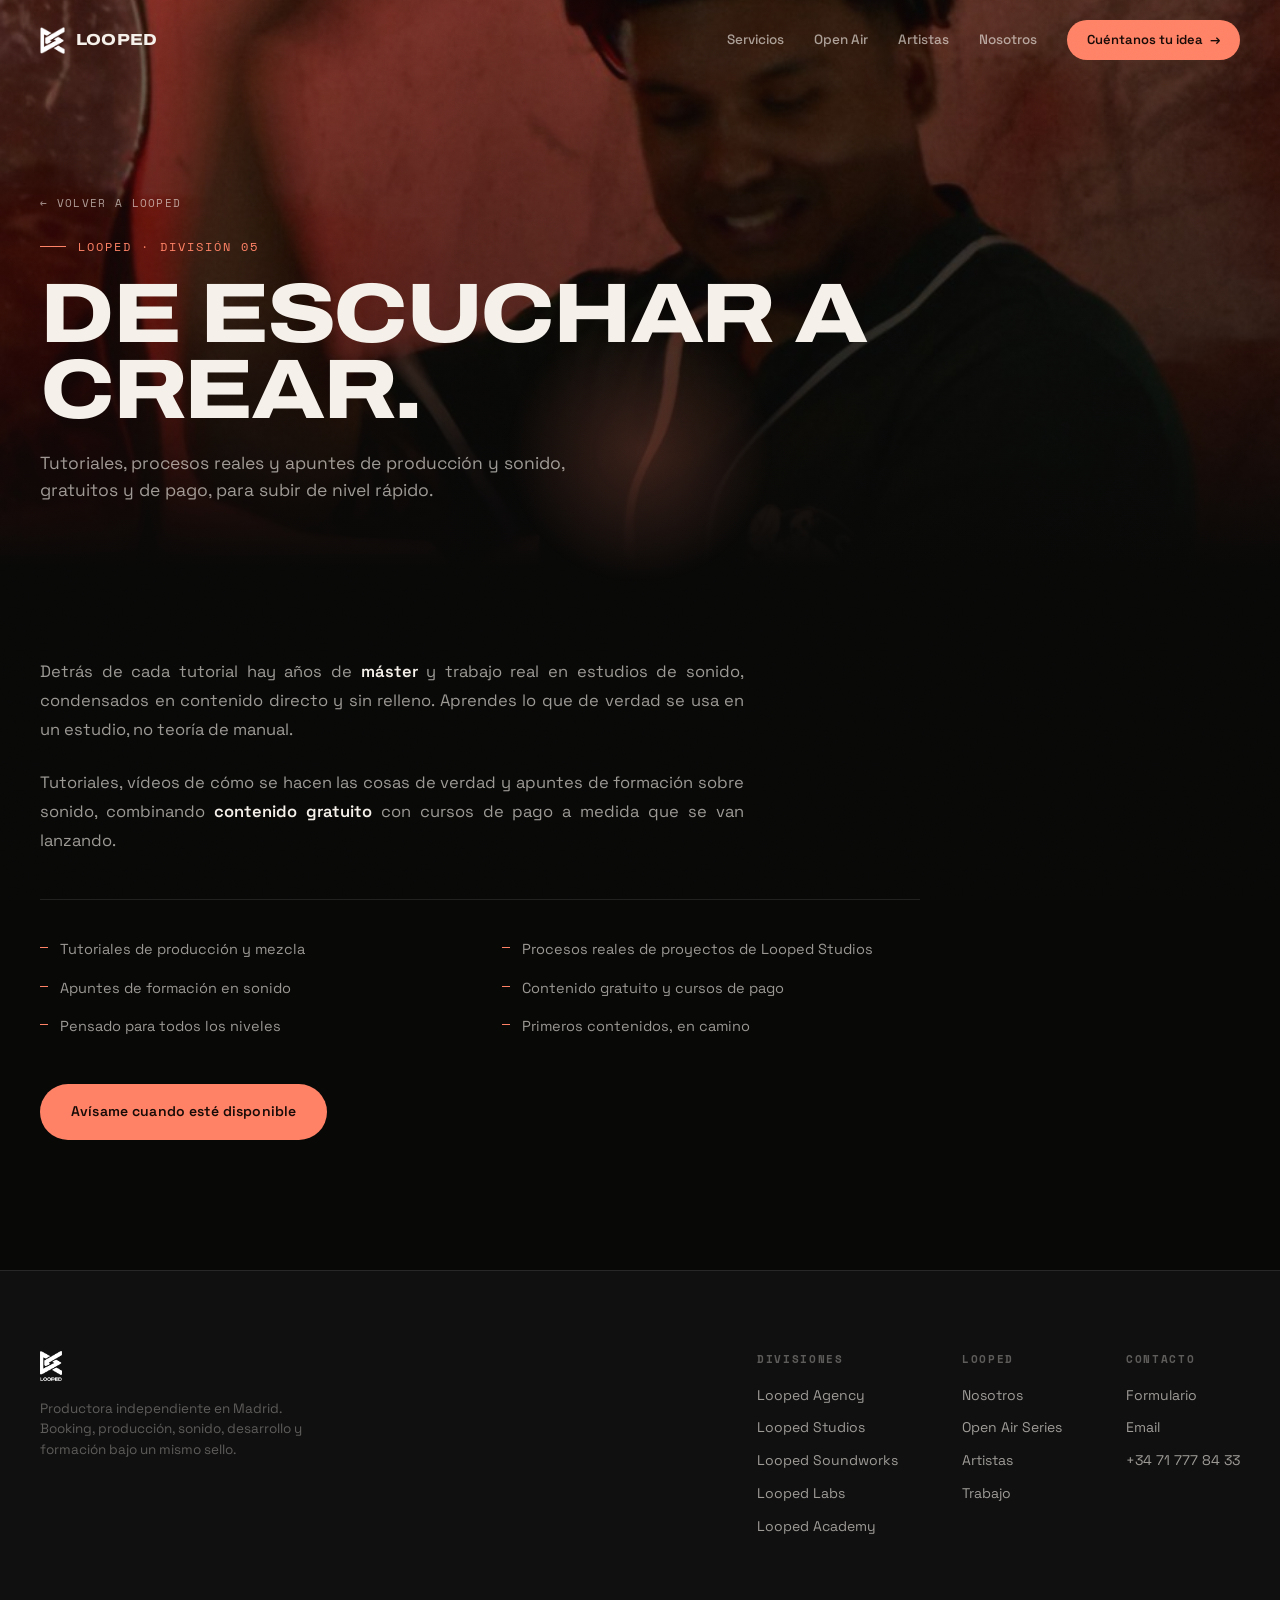
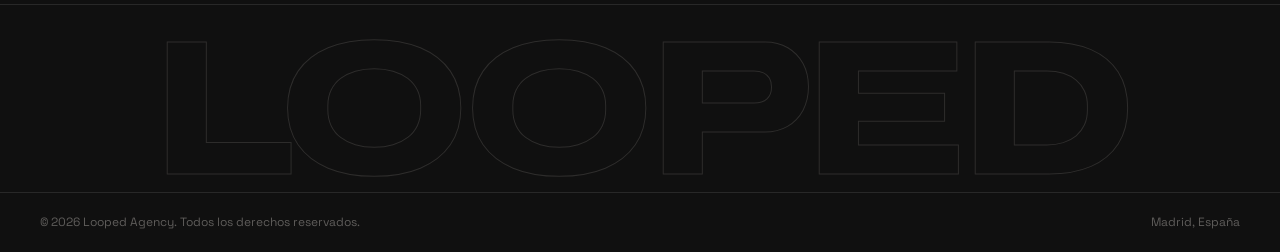
<file: academy.html>
<!DOCTYPE html>
<html lang="es">
<head>
<meta charset="UTF-8">
<meta name="viewport" content="width=device-width, initial-scale=1.0">
<title>Looped Academy | Formación en sonido</title>
<meta name="description" content="Looped Academy, formación en sonido y producción con tutoriales, procesos reales y apuntes gratuitos y de pago.">
<meta name="theme-color" content="#080807">
<link rel="icon" href="assets/img/logo-mark.png">
<link rel="preconnect" href="https://fonts.googleapis.com">
<link rel="preconnect" href="https://fonts.gstatic.com" crossorigin>
<link href="https://fonts.googleapis.com/css2?family=Archivo:wdth,wght@75..125,400..900&family=Fraunces:ital,opsz,wght@0,9..144,300;0,9..144,500;1,9..144,300;1,9..144,400&family=Space+Grotesk:wght@400;500;600;700&family=Space+Mono:wght@400;700&display=swap" rel="stylesheet">
<link rel="stylesheet" href="css/style.css">
</head>
<body>

<div class="scroll-progress" id="scrollProgress"></div>
<div class="grain"></div>
<div class="cursor-glow" id="cursorGlow"></div>

<header class="site-header" id="siteHeader">
  <div class="wrap-wide header-inner">
    <a href="index.html" class="brand">
      <img src="assets/img/logo-mark.png" alt="Looped" class="brand-mark">
      <span class="brand-word">LOOPED</span>
    </a>
    <nav class="main-nav" id="mainNav">
      <a href="index.html#ecosistema">Servicios</a>
      <a href="index.html#openair">Open Air</a>
      <a href="index.html#artistas">Artistas</a>
      <a href="nosotros.html">Nosotros</a>
      <a href="contacto.html" class="nav-cta"><span>Cuéntanos tu idea</span><span class="arrow">&rarr;</span></a>
    </nav>
    <button class="burger" id="burger" aria-label="Abrir menú" aria-expanded="false">
      <span></span><span></span><span></span>
    </button>
  </div>
</header>

<main id="top">

  <section class="subhero subhero--photo">
    <div class="subhero-bg"><img src="assets/img/galeria/g-03.jpg" alt="" aria-hidden="true"></div>
    <div class="wrap">
      <a href="index.html#ecosistema" class="subhero-back reveal">← Volver a Looped</a>
      <p class="section-label reveal">Looped · División 05</p>
      <h1 class="hero-title reveal" style="max-width:20ch;">De escuchar a crear.</h1>
      <p class="hero-sub reveal">Tutoriales, procesos reales y apuntes de producción y sonido, gratuitos y de pago, para subir de nivel rápido.</p>
    </div>
  </section>

  <section class="section" style="padding-top:80px;">
    <div class="wrap division-content">
      <p class="reveal">Detrás de cada tutorial hay años de <strong>máster</strong> y trabajo real en estudios de sonido, condensados en contenido directo y sin relleno. Aprendes lo que de verdad se usa en un estudio, no teoría de manual.</p>
      <p class="reveal">Tutoriales, vídeos de cómo se hacen las cosas de verdad y apuntes de formación sobre sonido, combinando <strong>contenido gratuito</strong> con cursos de pago a medida que se van lanzando.</p>

      <ul class="division-list reveal">
        <li>Tutoriales de producción y mezcla</li>
        <li>Procesos reales de proyectos de Looped Studios</li>
        <li>Apuntes de formación en sonido</li>
        <li>Contenido gratuito y cursos de pago</li>
        <li>Pensado para todos los niveles</li>
        <li>Primeros contenidos, en camino</li>
      </ul>

      <div class="division-actions reveal">
        <a href="contacto.html" class="btn btn-primary"><span>Avísame cuando esté disponible</span></a>
      </div>
    </div>
  </section>

</main>

<footer class="site-footer">
  <div class="wrap footer-inner">
    <div class="footer-brand">
      <img src="assets/img/logo-blanco.png" alt="Looped">
      <p>Productora independiente en Madrid. Booking, producción, sonido, desarrollo y formación bajo un mismo sello.</p>
    </div>
    <div class="footer-cols">
      <div>
        <h4>Divisiones</h4>
        <a href="agency.html">Looped Agency</a>
        <a href="studios.html">Looped Studios</a>
        <a href="soundworks.html">Looped Soundworks</a>
        <a href="labs.html">Looped Labs</a>
        <a href="academy.html">Looped Academy</a>
      </div>
      <div>
        <h4>Looped</h4>
        <a href="nosotros.html">Nosotros</a>
        <a href="index.html#openair">Open Air Series</a>
        <a href="index.html#artistas">Artistas</a>
        <a href="index.html#proyectos">Trabajo</a>
      </div>
      <div>
        <h4>Contacto</h4>
        <a href="contacto.html">Formulario</a>
        <a href="mailto:loopedagency@jorgeaguileravillegas.com">Email</a>
        <a href="tel:+34717778433">+34 71 777 84 33</a>
      </div>
    </div>
  </div>
  <div class="footer-wordmark" aria-hidden="true"><p>LOOPED</p></div>
  <div class="footer-bottom">
    <p>&copy; <span id="year"></span> Looped Agency. Todos los derechos reservados.</p>
    <p>Madrid, España</p>
  </div>
</footer>

<script src="js/main.js"></script>
</body>
</html>
</file>
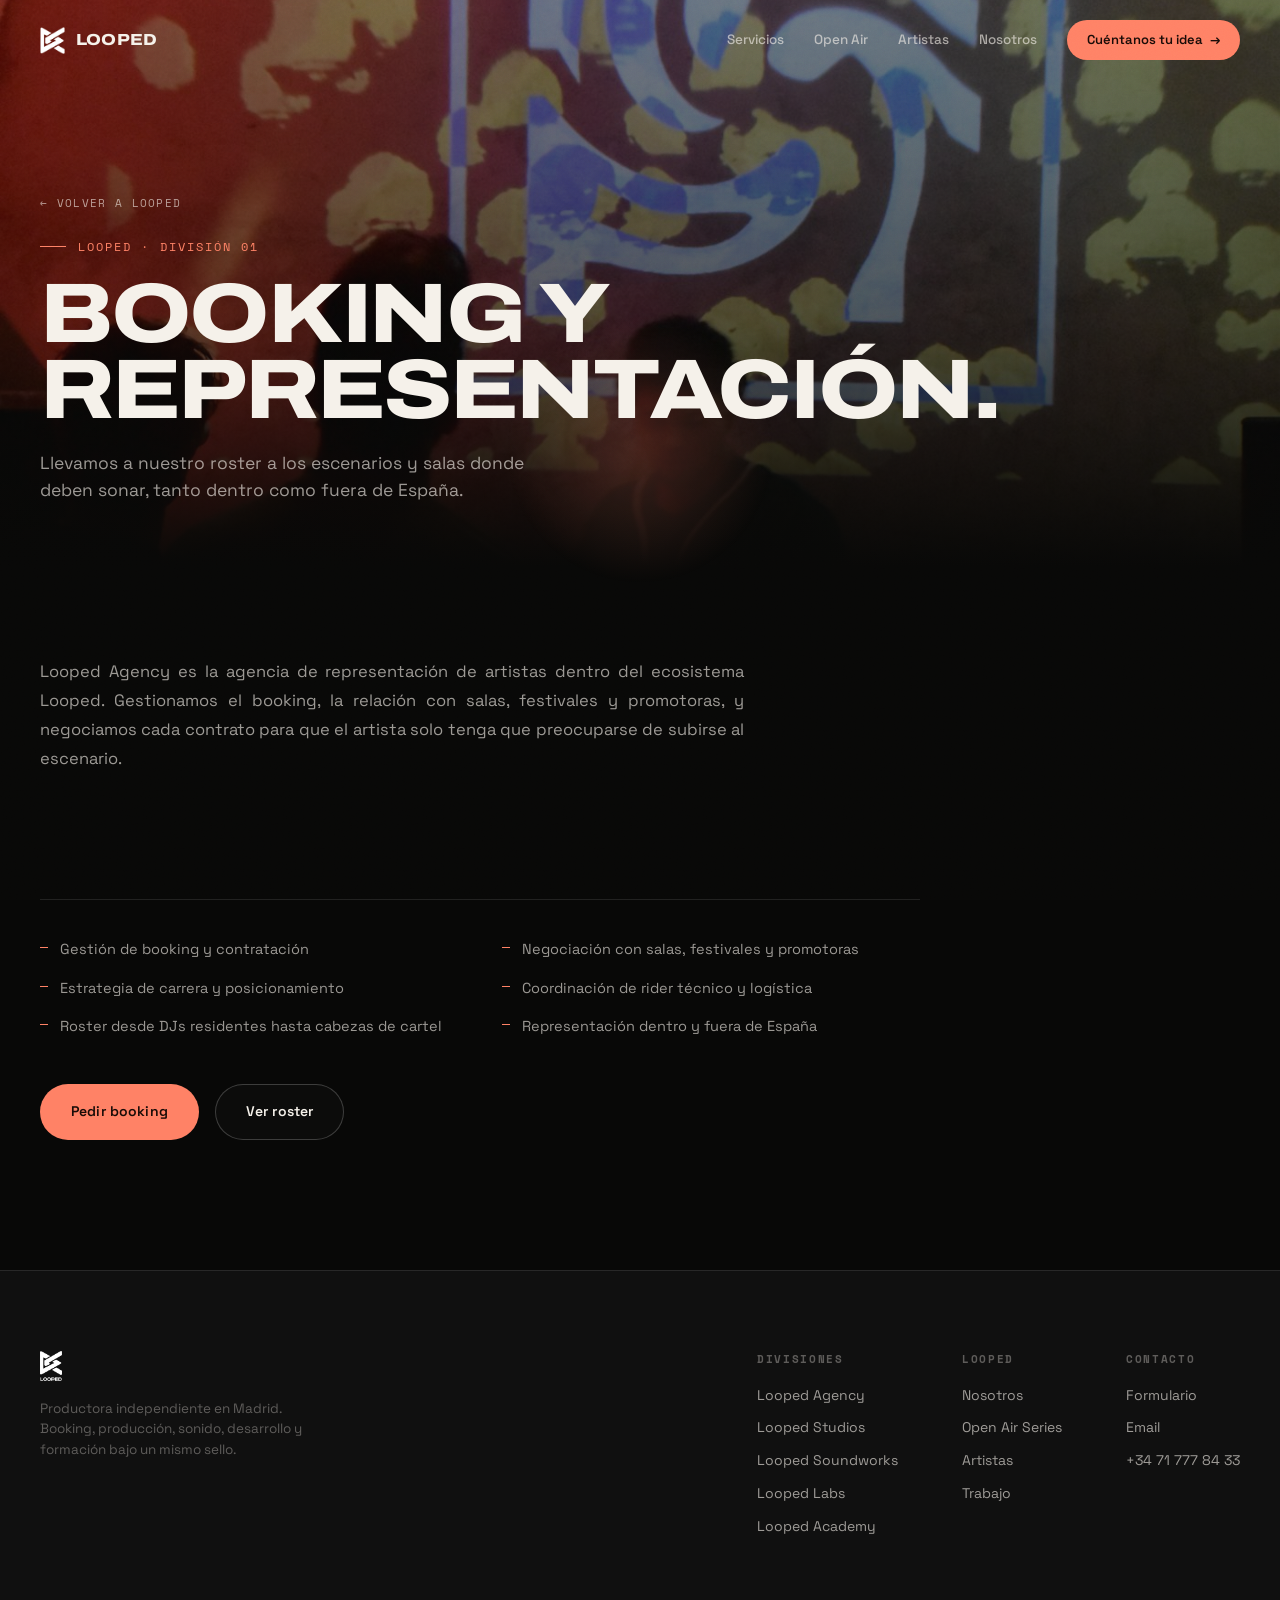
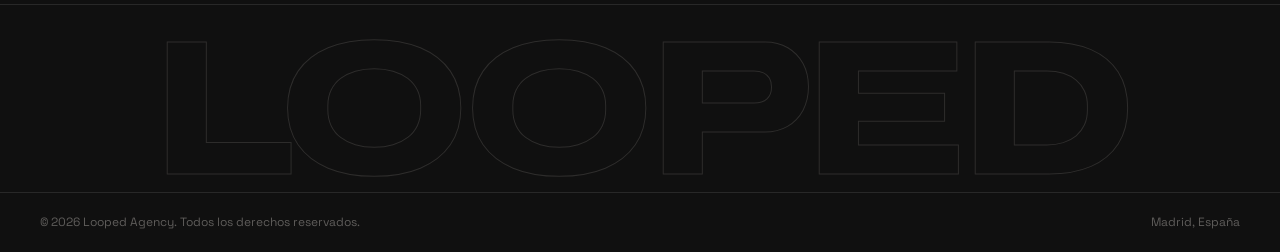
<file: agency.html>
<!DOCTYPE html>
<html lang="es">
<head>
<meta charset="UTF-8">
<meta name="viewport" content="width=device-width, initial-scale=1.0">
<title>Looped Agency | Booking y representación</title>
<meta name="description" content="Looped Agency, representación y booking de artistas a nivel internacional. Gestión de contratos, salas, festivales y promotoras.">
<meta name="theme-color" content="#080807">
<link rel="icon" href="assets/img/logo-mark.png">
<link rel="preconnect" href="https://fonts.googleapis.com">
<link rel="preconnect" href="https://fonts.gstatic.com" crossorigin>
<link href="https://fonts.googleapis.com/css2?family=Archivo:wdth,wght@75..125,400..900&family=Fraunces:ital,opsz,wght@0,9..144,300;0,9..144,500;1,9..144,300;1,9..144,400&family=Space+Grotesk:wght@400;500;600;700&family=Space+Mono:wght@400;700&display=swap" rel="stylesheet">
<link rel="stylesheet" href="css/style.css">
</head>
<body>

<div class="scroll-progress" id="scrollProgress"></div>
<div class="grain"></div>
<div class="cursor-glow" id="cursorGlow"></div>

<header class="site-header" id="siteHeader">
  <div class="wrap-wide header-inner">
    <a href="index.html" class="brand">
      <img src="assets/img/logo-mark.png" alt="Looped" class="brand-mark">
      <span class="brand-word">LOOPED</span>
    </a>
    <nav class="main-nav" id="mainNav">
      <a href="index.html#ecosistema">Servicios</a>
      <a href="index.html#openair">Open Air</a>
      <a href="index.html#artistas">Artistas</a>
      <a href="nosotros.html">Nosotros</a>
      <a href="contacto.html" class="nav-cta"><span>Cuéntanos tu idea</span><span class="arrow">&rarr;</span></a>
    </nav>
    <button class="burger" id="burger" aria-label="Abrir menú" aria-expanded="false">
      <span></span><span></span><span></span>
    </button>
  </div>
</header>

<main id="top">

  <section class="subhero subhero--photo">
    <div class="subhero-bg"><img src="assets/img/proyectos/kinetik.jpg" alt="" aria-hidden="true"></div>
    <div class="wrap">
      <a href="index.html#ecosistema" class="subhero-back reveal">← Volver a Looped</a>
      <p class="section-label reveal">Looped · División 01</p>
      <h1 class="hero-title reveal" style="max-width:20ch;">Booking y representación.</h1>
      <p class="hero-sub reveal">Llevamos a nuestro roster a los escenarios y salas donde deben sonar, tanto dentro como fuera de España.</p>
    </div>
  </section>

  <section class="section" style="padding-top:80px;">
    <div class="wrap division-content">
      <p class="reveal">Looped Agency es la agencia de representación de artistas dentro del ecosistema Looped. Gestionamos el booking, la relación con salas, festivales y promotoras, y negociamos cada contrato para que el artista solo tenga que preocuparse de subirse al escenario.</p>
      <p class="reveal">Trabajamos con un roster que va desde nombres que llevan años sonando en Madrid hasta proyectos que empiezan a salir fuera. La representación es a <strong>nivel internacional</strong>.</p>

      <ul class="division-list reveal">
        <li>Gestión de booking y contratación</li>
        <li>Negociación con salas, festivales y promotoras</li>
        <li>Estrategia de carrera y posicionamiento</li>
        <li>Coordinación de rider técnico y logística</li>
        <li>Roster desde DJs residentes hasta cabezas de cartel</li>
        <li>Representación dentro y fuera de España</li>
      </ul>

      <div class="division-actions reveal">
        <a href="contacto.html" class="btn btn-primary"><span>Pedir booking</span></a>
        <a href="index.html#artistas" class="btn btn-ghost"><span>Ver roster</span></a>
      </div>
    </div>
  </section>

</main>

<footer class="site-footer">
  <div class="wrap footer-inner">
    <div class="footer-brand">
      <img src="assets/img/logo-blanco.png" alt="Looped">
      <p>Productora independiente en Madrid. Booking, producción, sonido, desarrollo y formación bajo un mismo sello.</p>
    </div>
    <div class="footer-cols">
      <div>
        <h4>Divisiones</h4>
        <a href="agency.html">Looped Agency</a>
        <a href="studios.html">Looped Studios</a>
        <a href="soundworks.html">Looped Soundworks</a>
        <a href="labs.html">Looped Labs</a>
        <a href="academy.html">Looped Academy</a>
      </div>
      <div>
        <h4>Looped</h4>
        <a href="nosotros.html">Nosotros</a>
        <a href="index.html#openair">Open Air Series</a>
        <a href="index.html#artistas">Artistas</a>
        <a href="index.html#proyectos">Trabajo</a>
      </div>
      <div>
        <h4>Contacto</h4>
        <a href="contacto.html">Formulario</a>
        <a href="mailto:loopedagency@jorgeaguileravillegas.com">Email</a>
        <a href="tel:+34717778433">+34 71 777 84 33</a>
      </div>
    </div>
  </div>
  <div class="footer-wordmark" aria-hidden="true"><p>LOOPED</p></div>
  <div class="footer-bottom">
    <p>&copy; <span id="year"></span> Looped Agency. Todos los derechos reservados.</p>
    <p>Madrid, España</p>
  </div>
</footer>

<script src="js/main.js"></script>
</body>
</html>
</file>
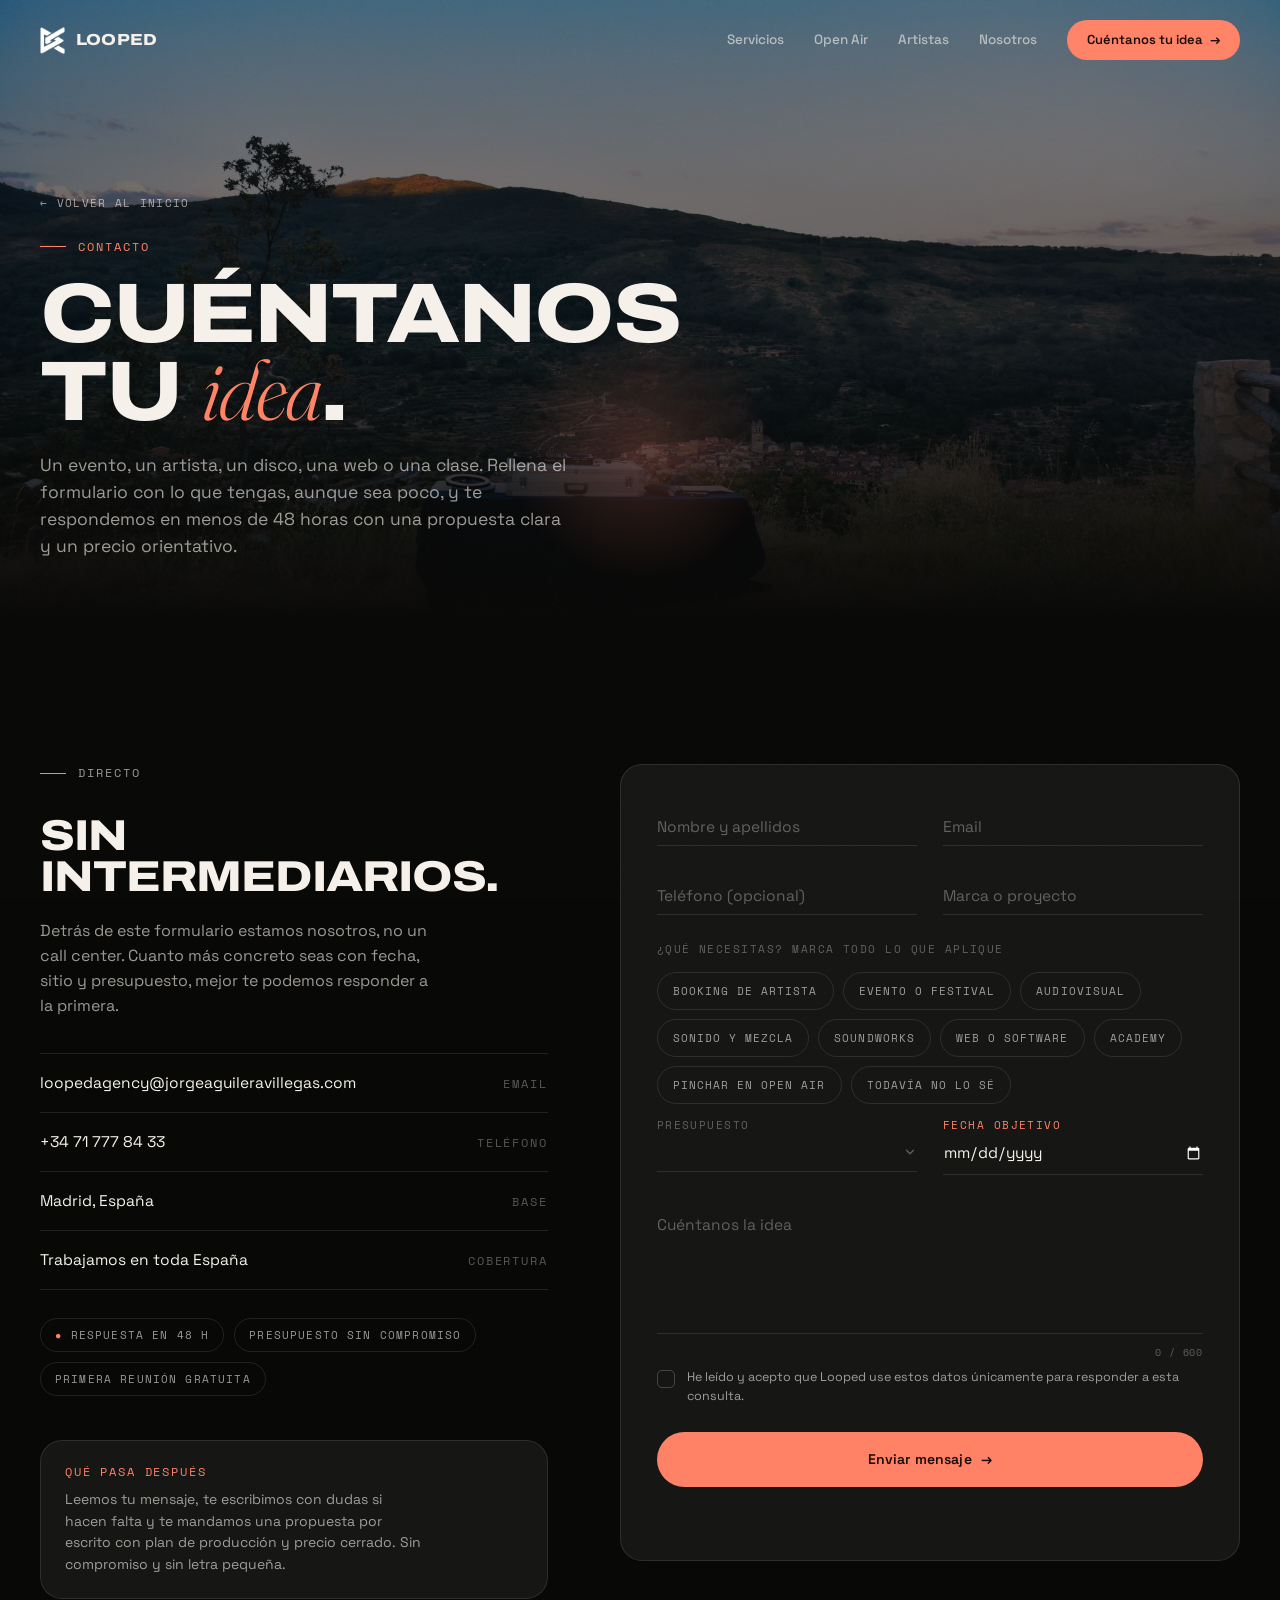
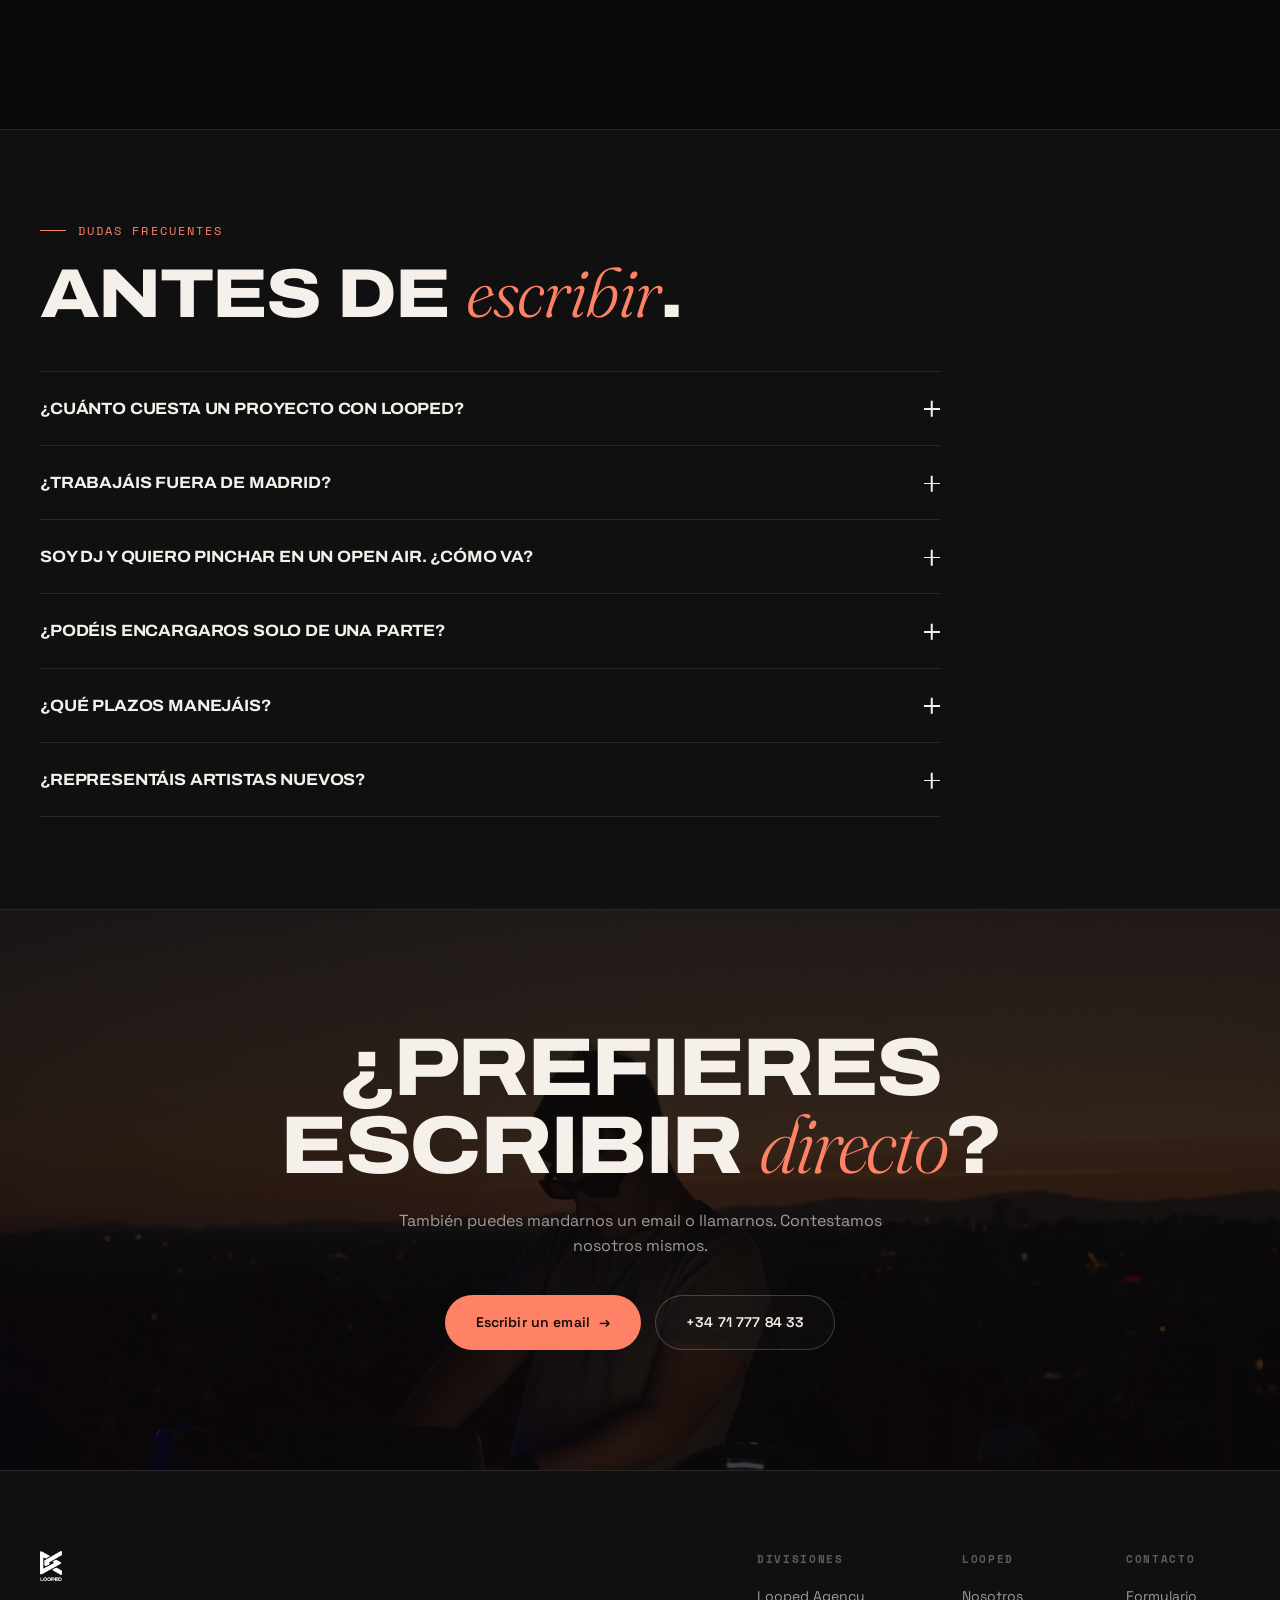
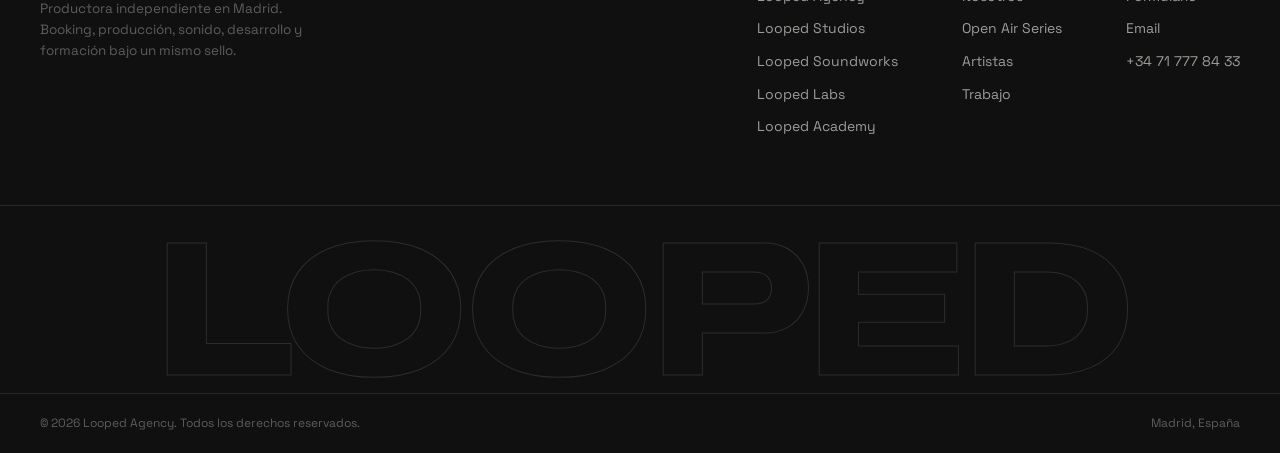
<file: contacto.html>
<!DOCTYPE html>
<html lang="es">
<head>
<meta charset="UTF-8">
<meta name="viewport" content="width=device-width, initial-scale=1.0">
<title>Contacto | Looped</title>
<meta name="description" content="Cuéntanos tu idea. Booking, eventos, producción audiovisual y de sonido, librerías, desarrollo a medida y formación. Respondemos en menos de 48 horas.">
<meta name="theme-color" content="#080807">
<link rel="icon" href="assets/img/logo-mark.png">
<link rel="preconnect" href="https://fonts.googleapis.com">
<link rel="preconnect" href="https://fonts.gstatic.com" crossorigin>
<link href="https://fonts.googleapis.com/css2?family=Archivo:wdth,wght@75..125,400..900&family=Fraunces:ital,opsz,wght@0,9..144,300;0,9..144,500;1,9..144,300;1,9..144,400&family=Space+Grotesk:wght@400;500;600;700&family=Space+Mono:wght@400;700&display=swap" rel="stylesheet">
<link rel="stylesheet" href="css/style.css">
</head>
<body>

<div class="scroll-progress" id="scrollProgress"></div>
<div class="grain"></div>
<div class="cursor-glow" id="cursorGlow"></div>

<header class="site-header" id="siteHeader">
  <div class="wrap-wide header-inner">
    <a href="index.html" class="brand">
      <img src="assets/img/logo-mark.png" alt="Looped" class="brand-mark">
      <span class="brand-word">LOOPED</span>
    </a>
    <nav class="main-nav" id="mainNav">
      <a href="index.html#ecosistema">Servicios</a>
      <a href="index.html#openair">Open Air</a>
      <a href="index.html#artistas">Artistas</a>
      <a href="nosotros.html">Nosotros</a>
      <a href="contacto.html" class="nav-cta"><span>Cuéntanos tu idea</span><span class="arrow">→</span></a>
    </nav>
    <button class="burger" id="burger" aria-label="Abrir menú" aria-expanded="false">
      <span></span><span></span><span></span>
    </button>
  </div>
</header>

<main>

  <!-- ==================== SUBHERO ==================== -->
  <section class="subhero subhero--photo">
    <div class="subhero-bg"><img src="assets/img/hero/hero-3.jpg" alt="" aria-hidden="true"></div>
    <div class="wrap">
      <a href="index.html" class="subhero-back">← Volver al inicio</a>
      <p class="section-label">Contacto</p>
      <h1 class="hero-title">Cuéntanos<br>tu <em>idea</em>.</h1>
      <p class="hero-sub">Un evento, un artista, un disco, una web o una clase. Rellena el formulario con lo que tengas, aunque sea poco, y te respondemos en menos de 48 horas con una propuesta clara y un precio orientativo.</p>
    </div>
  </section>

  <!-- ==================== FORMULARIO ==================== -->
  <section class="section">
    <div class="wrap contact-inner">

      <div class="contact-copy reveal">
        <p class="section-label">Directo</p>
        <h2 class="section-title" style="font-size:clamp(1.8rem,3.6vw,2.7rem);margin-bottom:22px;">Sin intermediarios.</h2>
        <p>Detrás de este formulario estamos nosotros, no un call center. Cuanto más concreto seas con fecha, sitio y presupuesto, mejor te podemos responder a la primera.</p>

        <ul class="contact-list">
          <li><a href="mailto:loopedagency@jorgeaguileravillegas.com"><span>loopedagency@jorgeaguileravillegas.com</span><span class="mono">Email</span></a></li>
          <li><a href="tel:+34717778433"><span>+34 71 777 84 33</span><span class="mono">Teléfono</span></a></li>
          <li><span class="contact-static"><span>Madrid, España</span><span class="mono">Base</span></span></li>
          <li><span class="contact-static"><span>Trabajamos en toda España</span><span class="mono">Cobertura</span></span></li>
        </ul>

        <div class="contact-badges">
          <span class="badge"><span class="dot">●</span> Respuesta en 48 h</span>
          <span class="badge">Presupuesto sin compromiso</span>
          <span class="badge">Primera reunión gratuita</span>
        </div>

        <div class="cred-grid" style="grid-template-columns:1fr;margin-top:44px;gap:14px;">
          <article class="cred" style="padding:22px 24px;gap:8px;">
            <span class="mono">Qué pasa después</span>
            <p style="margin:0;">Leemos tu mensaje, te escribimos con dudas si hacen falta y te mandamos una propuesta por escrito con plan de producción y precio cerrado. Sin compromiso y sin letra pequeña.</p>
          </article>
        </div>
      </div>

      <form class="contact-form reveal reveal-1" id="contactForm" novalidate action="https://formspree.io/f/xwlelgej" method="POST">

        <input type="hidden" name="_subject" value="Nuevo mensaje desde looped-web">
        <input type="text" name="_gotcha" tabindex="-1" autocomplete="off" style="position:absolute;left:-9999px;width:1px;height:1px;opacity:0;" aria-hidden="true">

        <div class="form-row">
          <div class="field">
            <input type="text" name="nombre" id="f-nombre" required placeholder=" " autocomplete="name">
            <label for="f-nombre">Nombre y apellidos</label>
          </div>
          <div class="field">
            <input type="email" name="email" id="f-email" required placeholder=" " autocomplete="email">
            <label for="f-email">Email</label>
          </div>
        </div>

        <div class="form-row">
          <div class="field">
            <input type="tel" name="telefono" id="f-telefono" placeholder=" " autocomplete="tel">
            <label for="f-telefono">Teléfono (opcional)</label>
          </div>
          <div class="field">
            <input type="text" name="empresa" id="f-empresa" placeholder=" " autocomplete="organization">
            <label for="f-empresa">Marca o proyecto</label>
          </div>
        </div>

        <div>
          <span class="field-static-label">¿Qué necesitas? Marca todo lo que aplique</span>
          <div class="chips">
            <label class="chip"><input type="checkbox" name="division" value="Agency"><span>Booking de artista</span></label>
            <label class="chip"><input type="checkbox" name="division" value="Studios · evento"><span>Evento o festival</span></label>
            <label class="chip"><input type="checkbox" name="division" value="Studios · audiovisual"><span>Audiovisual</span></label>
            <label class="chip"><input type="checkbox" name="division" value="Studios · sonido"><span>Sonido y mezcla</span></label>
            <label class="chip"><input type="checkbox" name="division" value="Soundworks"><span>Soundworks</span></label>
            <label class="chip"><input type="checkbox" name="division" value="Labs"><span>Web o software</span></label>
            <label class="chip"><input type="checkbox" name="division" value="Academy"><span>Academy</span></label>
            <label class="chip"><input type="checkbox" name="division" value="Open Air Series"><span>Pinchar en Open Air</span></label>
            <label class="chip"><input type="checkbox" name="division" value="No lo sé"><span>Todavía no lo sé</span></label>
          </div>
        </div>

        <div class="form-row">
          <div class="field">
            <select name="presupuesto" id="f-presupuesto">
              <option value="" disabled selected hidden></option>
              <option>Menos de 1.000 €</option>
              <option>1.000 a 3.000 €</option>
              <option>3.000 a 8.000 €</option>
              <option>Más de 8.000 €</option>
              <option>Todavía no lo sé</option>
            </select>
            <label for="f-presupuesto" class="label-select">Presupuesto</label>
          </div>
          <div class="field">
            <input type="date" name="fecha" id="f-fecha" placeholder=" ">
            <label for="f-fecha">Fecha objetivo</label>
          </div>
        </div>

        <div class="field">
          <textarea name="mensaje" id="f-mensaje" required placeholder=" " rows="5" maxlength="600"></textarea>
          <label for="f-mensaje">Cuéntanos la idea</label>
          <span class="char-count" id="charCount">0 / 600</span>
        </div>

        <label class="check">
          <input type="checkbox" name="privacidad" id="f-privacidad" required>
          <span class="box"></span>
          <small>He leído y acepto que Looped use estos datos únicamente para responder a esta consulta.</small>
        </label>

        <button type="submit" class="btn btn-primary btn-full"><span>Enviar mensaje</span><span class="arrow">→</span></button>
        <p class="form-status" id="formStatus" role="status" aria-live="polite"></p>
      </form>

    </div>
  </section>

  <!-- ==================== FAQ ==================== -->
  <section class="section section-tight" style="background:var(--bg-alt);border-top:1px solid var(--line);border-bottom:1px solid var(--line);">
    <div class="wrap">
      <p class="section-label reveal">Dudas frecuentes</p>
      <h2 class="section-title reveal reveal-1" style="margin-bottom:44px;">Antes de <em>escribir</em>.</h2>

      <div class="faq reveal reveal-2">
        <div class="faq-item">
          <button class="faq-q" type="button">¿Cuánto cuesta un proyecto con Looped?<span class="faq-icon"></span></button>
          <div class="faq-a"><div class="faq-a-inner"><p>Depende del alcance, del equipo necesario y de los días de trabajo. Por eso preguntamos el presupuesto orientativo, para proponerte algo realista desde el principio en vez de mandarte una cifra al aire. La primera reunión y el presupuesto no se cobran.</p></div></div>
        </div>
        <div class="faq-item">
          <button class="faq-q" type="button">¿Trabajáis fuera de Madrid?<span class="faq-icon"></span></button>
          <div class="faq-a"><div class="faq-a-inner"><p>Sí. La base está en Madrid, pero hemos montado eventos propios en Cáceres, Córdoba y Cantabria, y en booking movemos artistas a nivel internacional. Si el proyecto está fuera, lo hablamos y ajustamos desplazamiento en el presupuesto.</p></div></div>
        </div>
        <div class="faq-item">
          <button class="faq-q" type="button">Soy DJ y quiero pinchar en un Open Air. ¿Cómo va?<span class="faq-icon"></span></button>
          <div class="faq-a"><div class="faq-a-inner"><p>Marca la casilla de Open Air Series en el formulario y cuéntanos tu estilo, con un enlace a una sesión o a tu perfil. Estamos abriendo el proyecto a más colaboradores, así que nos interesa escucharte.</p></div></div>
        </div>
        <div class="faq-item">
          <button class="faq-q" type="button">¿Podéis encargaros solo de una parte?<span class="faq-icon"></span></button>
          <div class="faq-a"><div class="faq-a-inner"><p>Claro. Puedes contratar solo el sonido, solo el vídeo, solo la cabina o solo la web. Lo que ofrecemos es la opción de tenerlo todo con un mismo interlocutor, no la obligación.</p></div></div>
        </div>
        <div class="faq-item">
          <button class="faq-q" type="button">¿Qué plazos manejáis?<span class="faq-icon"></span></button>
          <div class="faq-a"><div class="faq-a-inner"><p>Respondemos en menos de 48 horas y la propuesta suele estar lista en uno a tres días. La producción depende del proyecto, y la entrega incluye siempre dos rondas de revisión.</p></div></div>
        </div>
        <div class="faq-item">
          <button class="faq-q" type="button">¿Representáis artistas nuevos?<span class="faq-icon"></span></button>
          <div class="faq-a"><div class="faq-a-inner"><p>Sí, valoramos incorporaciones al roster. Escríbenos con tu biografía, fotos, logo y enlaces a tu música. Si encaja, te mandamos el acuerdo de representación con nuestras condiciones para revisarlo con calma.</p></div></div>
        </div>
      </div>
    </div>
  </section>

  <!-- ==================== CTA ==================== -->
  <section class="cta-band">
    <div class="cta-band-bg"><img src="assets/img/hero/hero-1.jpg" alt="" aria-hidden="true" loading="lazy"></div>
    <div class="wrap">
      <h2 class="reveal">¿Prefieres<br>escribir <em>directo</em>?</h2>
      <p class="reveal reveal-1">También puedes mandarnos un email o llamarnos. Contestamos nosotros mismos.</p>
      <div class="hero-actions reveal reveal-2">
        <a href="mailto:loopedagency@jorgeaguileravillegas.com" class="btn btn-primary"><span>Escribir un email</span><span class="arrow">→</span></a>
        <a href="tel:+34717778433" class="btn btn-ghost"><span>+34 71 777 84 33</span></a>
      </div>
    </div>
  </section>

</main>

<footer class="site-footer">
  <div class="wrap footer-inner">
    <div class="footer-brand">
      <img src="assets/img/logo-blanco.png" alt="Looped">
      <p>Productora independiente en Madrid. Booking, producción, sonido, desarrollo y formación bajo un mismo sello.</p>
    </div>
    <div class="footer-cols">
      <div>
        <h4>Divisiones</h4>
        <a href="agency.html">Looped Agency</a>
        <a href="studios.html">Looped Studios</a>
        <a href="soundworks.html">Looped Soundworks</a>
        <a href="labs.html">Looped Labs</a>
        <a href="academy.html">Looped Academy</a>
      </div>
      <div>
        <h4>Looped</h4>
        <a href="nosotros.html">Nosotros</a>
        <a href="index.html#openair">Open Air Series</a>
        <a href="index.html#artistas">Artistas</a>
        <a href="index.html#proyectos">Trabajo</a>
      </div>
      <div>
        <h4>Contacto</h4>
        <a href="contacto.html">Formulario</a>
        <a href="mailto:loopedagency@jorgeaguileravillegas.com">Email</a>
        <a href="tel:+34717778433">+34 71 777 84 33</a>
      </div>
    </div>
  </div>
  <div class="footer-wordmark" aria-hidden="true"><p>LOOPED</p></div>
  <div class="footer-bottom">
    <p>© <span id="year"></span> Looped Agency. Todos los derechos reservados.</p>
    <p>Madrid, España</p>
  </div>
</footer>

<script src="js/main.js"></script>
</body>
</html>
</file>
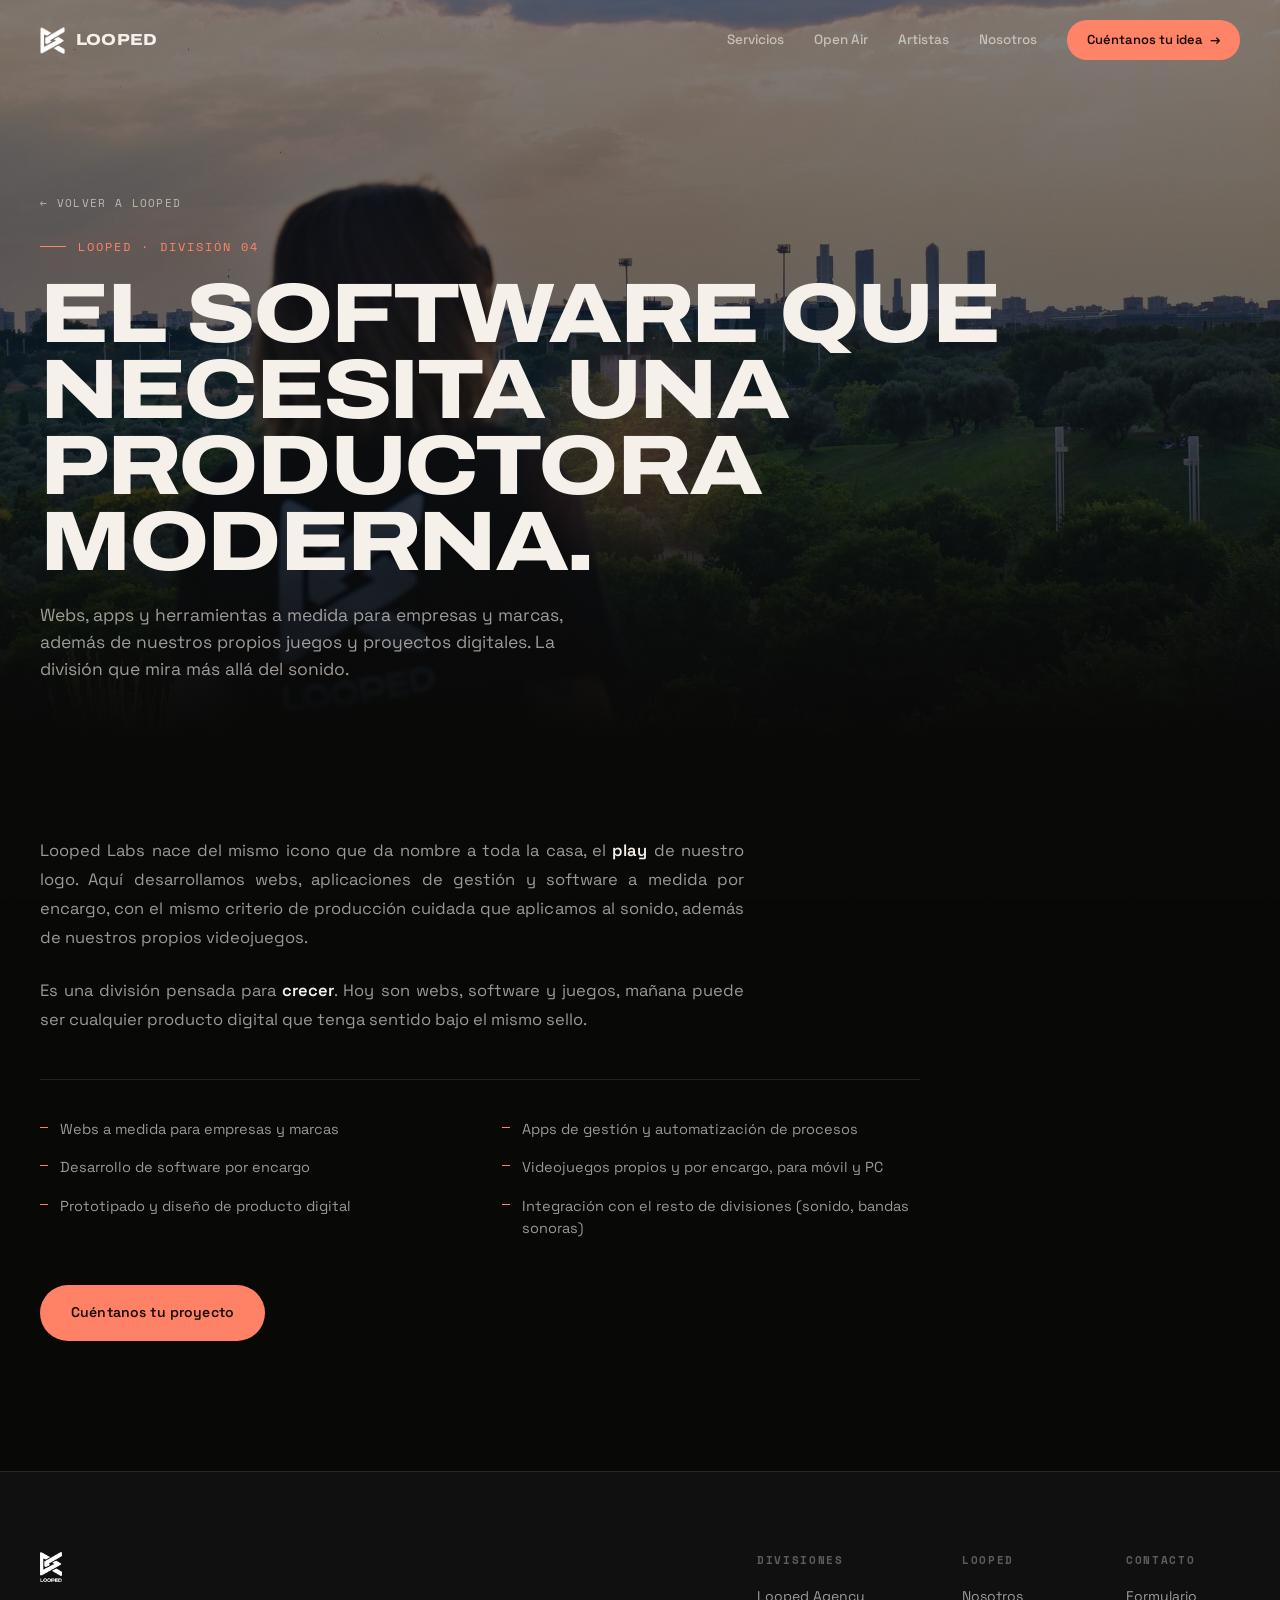
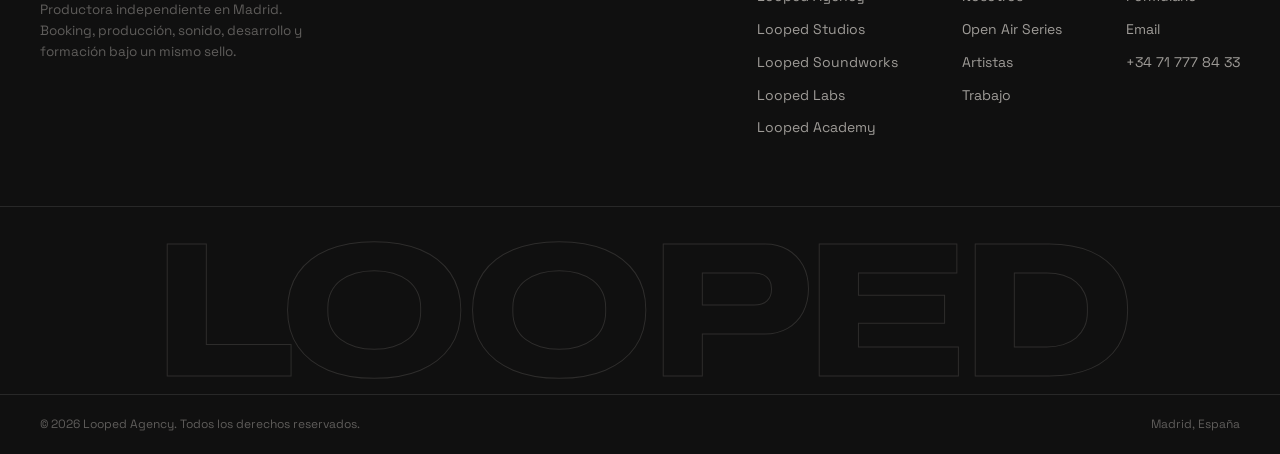
<file: labs.html>
<!DOCTYPE html>
<html lang="es">
<head>
<meta charset="UTF-8">
<meta name="viewport" content="width=device-width, initial-scale=1.0">
<title>Looped Labs | Webs, software y apps a medida</title>
<meta name="description" content="Looped Labs, desarrollo de webs, software y apps a medida para empresas y marcas, además de nuestros propios juegos y proyectos digitales. El lado digital de Looped.">
<meta name="theme-color" content="#080807">
<link rel="icon" href="assets/img/logo-mark.png">
<link rel="preconnect" href="https://fonts.googleapis.com">
<link rel="preconnect" href="https://fonts.gstatic.com" crossorigin>
<link href="https://fonts.googleapis.com/css2?family=Archivo:wdth,wght@75..125,400..900&family=Fraunces:ital,opsz,wght@0,9..144,300;0,9..144,500;1,9..144,300;1,9..144,400&family=Space+Grotesk:wght@400;500;600;700&family=Space+Mono:wght@400;700&display=swap" rel="stylesheet">
<link rel="stylesheet" href="css/style.css">
</head>
<body>

<div class="scroll-progress" id="scrollProgress"></div>
<div class="grain"></div>
<div class="cursor-glow" id="cursorGlow"></div>

<header class="site-header" id="siteHeader">
  <div class="wrap-wide header-inner">
    <a href="index.html" class="brand">
      <img src="assets/img/logo-mark.png" alt="Looped" class="brand-mark">
      <span class="brand-word">LOOPED</span>
    </a>
    <nav class="main-nav" id="mainNav">
      <a href="index.html#ecosistema">Servicios</a>
      <a href="index.html#openair">Open Air</a>
      <a href="index.html#artistas">Artistas</a>
      <a href="nosotros.html">Nosotros</a>
      <a href="contacto.html" class="nav-cta"><span>Cuéntanos tu idea</span><span class="arrow">&rarr;</span></a>
    </nav>
    <button class="burger" id="burger" aria-label="Abrir menú" aria-expanded="false">
      <span></span><span></span><span></span>
    </button>
  </div>
</header>

<main id="top">

  <section class="subhero subhero--photo">
    <div class="subhero-bg"><img src="assets/img/hero/hero-5.jpg" alt="" aria-hidden="true"></div>
    <div class="wrap">
      <a href="index.html#ecosistema" class="subhero-back reveal">← Volver a Looped</a>
      <p class="section-label reveal">Looped · División 04</p>
      <h1 class="hero-title reveal" style="max-width:20ch;">El software que necesita una productora moderna.</h1>
      <p class="hero-sub reveal">Webs, apps y herramientas a medida para empresas y marcas, además de nuestros propios juegos y proyectos digitales. La división que mira más allá del sonido.</p>
    </div>
  </section>

  <section class="section" style="padding-top:80px;">
    <div class="wrap division-content">
      <p class="reveal">Looped Labs nace del mismo icono que da nombre a toda la casa, el <strong>play</strong> de nuestro logo. Aquí desarrollamos webs, aplicaciones de gestión y software a medida por encargo, con el mismo criterio de producción cuidada que aplicamos al sonido, además de nuestros propios videojuegos.</p>
      <p class="reveal">Es una división pensada para <strong>crecer</strong>. Hoy son webs, software y juegos, mañana puede ser cualquier producto digital que tenga sentido bajo el mismo sello.</p>

      <ul class="division-list reveal">
        <li>Webs a medida para empresas y marcas</li>
        <li>Apps de gestión y automatización de procesos</li>
        <li>Desarrollo de software por encargo</li>
        <li>Videojuegos propios y por encargo, para móvil y PC</li>
        <li>Prototipado y diseño de producto digital</li>
        <li>Integración con el resto de divisiones (sonido, bandas sonoras)</li>
      </ul>

      <div class="division-actions reveal">
        <a href="contacto.html" class="btn btn-primary"><span>Cuéntanos tu proyecto</span></a>
      </div>
    </div>
  </section>

</main>

<footer class="site-footer">
  <div class="wrap footer-inner">
    <div class="footer-brand">
      <img src="assets/img/logo-blanco.png" alt="Looped">
      <p>Productora independiente en Madrid. Booking, producción, sonido, desarrollo y formación bajo un mismo sello.</p>
    </div>
    <div class="footer-cols">
      <div>
        <h4>Divisiones</h4>
        <a href="agency.html">Looped Agency</a>
        <a href="studios.html">Looped Studios</a>
        <a href="soundworks.html">Looped Soundworks</a>
        <a href="labs.html">Looped Labs</a>
        <a href="academy.html">Looped Academy</a>
      </div>
      <div>
        <h4>Looped</h4>
        <a href="nosotros.html">Nosotros</a>
        <a href="index.html#openair">Open Air Series</a>
        <a href="index.html#artistas">Artistas</a>
        <a href="index.html#proyectos">Trabajo</a>
      </div>
      <div>
        <h4>Contacto</h4>
        <a href="contacto.html">Formulario</a>
        <a href="mailto:loopedagency@jorgeaguileravillegas.com">Email</a>
        <a href="tel:+34717778433">+34 71 777 84 33</a>
      </div>
    </div>
  </div>
  <div class="footer-wordmark" aria-hidden="true"><p>LOOPED</p></div>
  <div class="footer-bottom">
    <p>&copy; <span id="year"></span> Looped Agency. Todos los derechos reservados.</p>
    <p>Madrid, España</p>
  </div>
</footer>

<script src="js/main.js"></script>
</body>
</html>
</file>
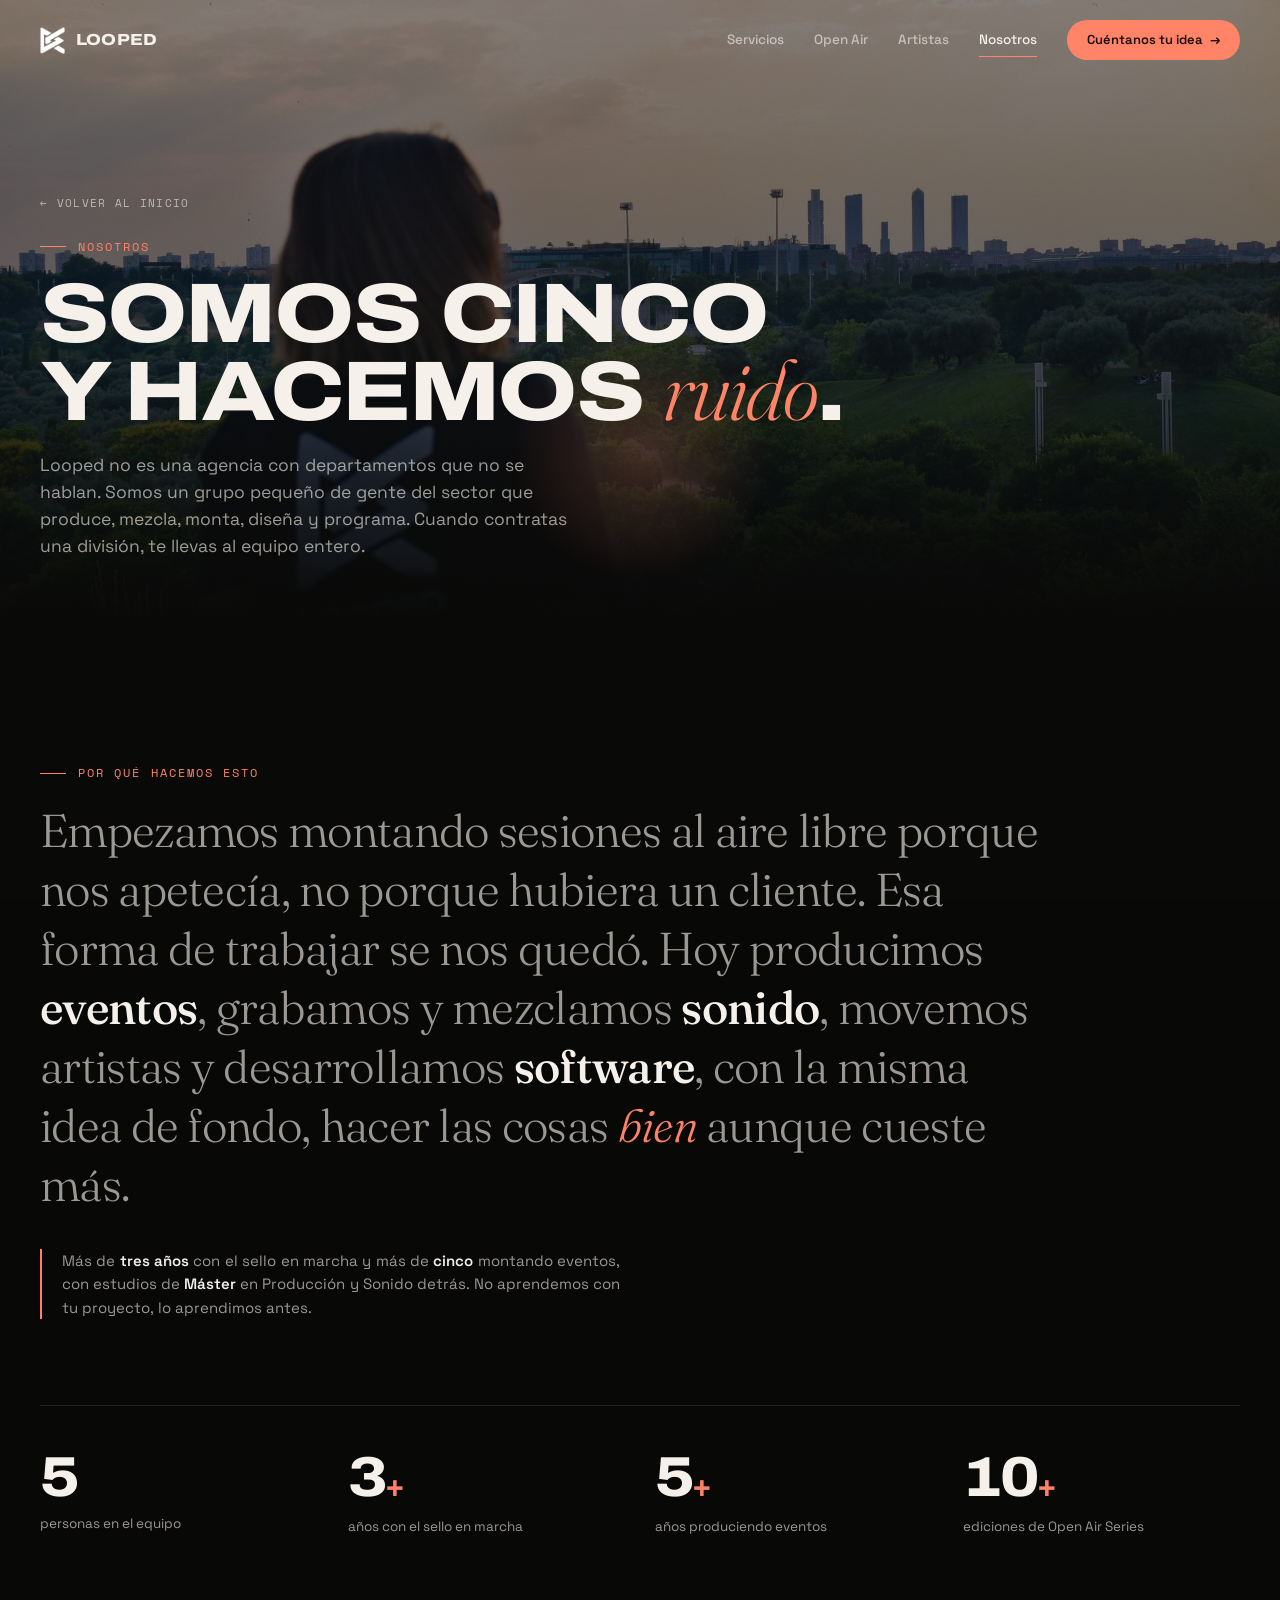
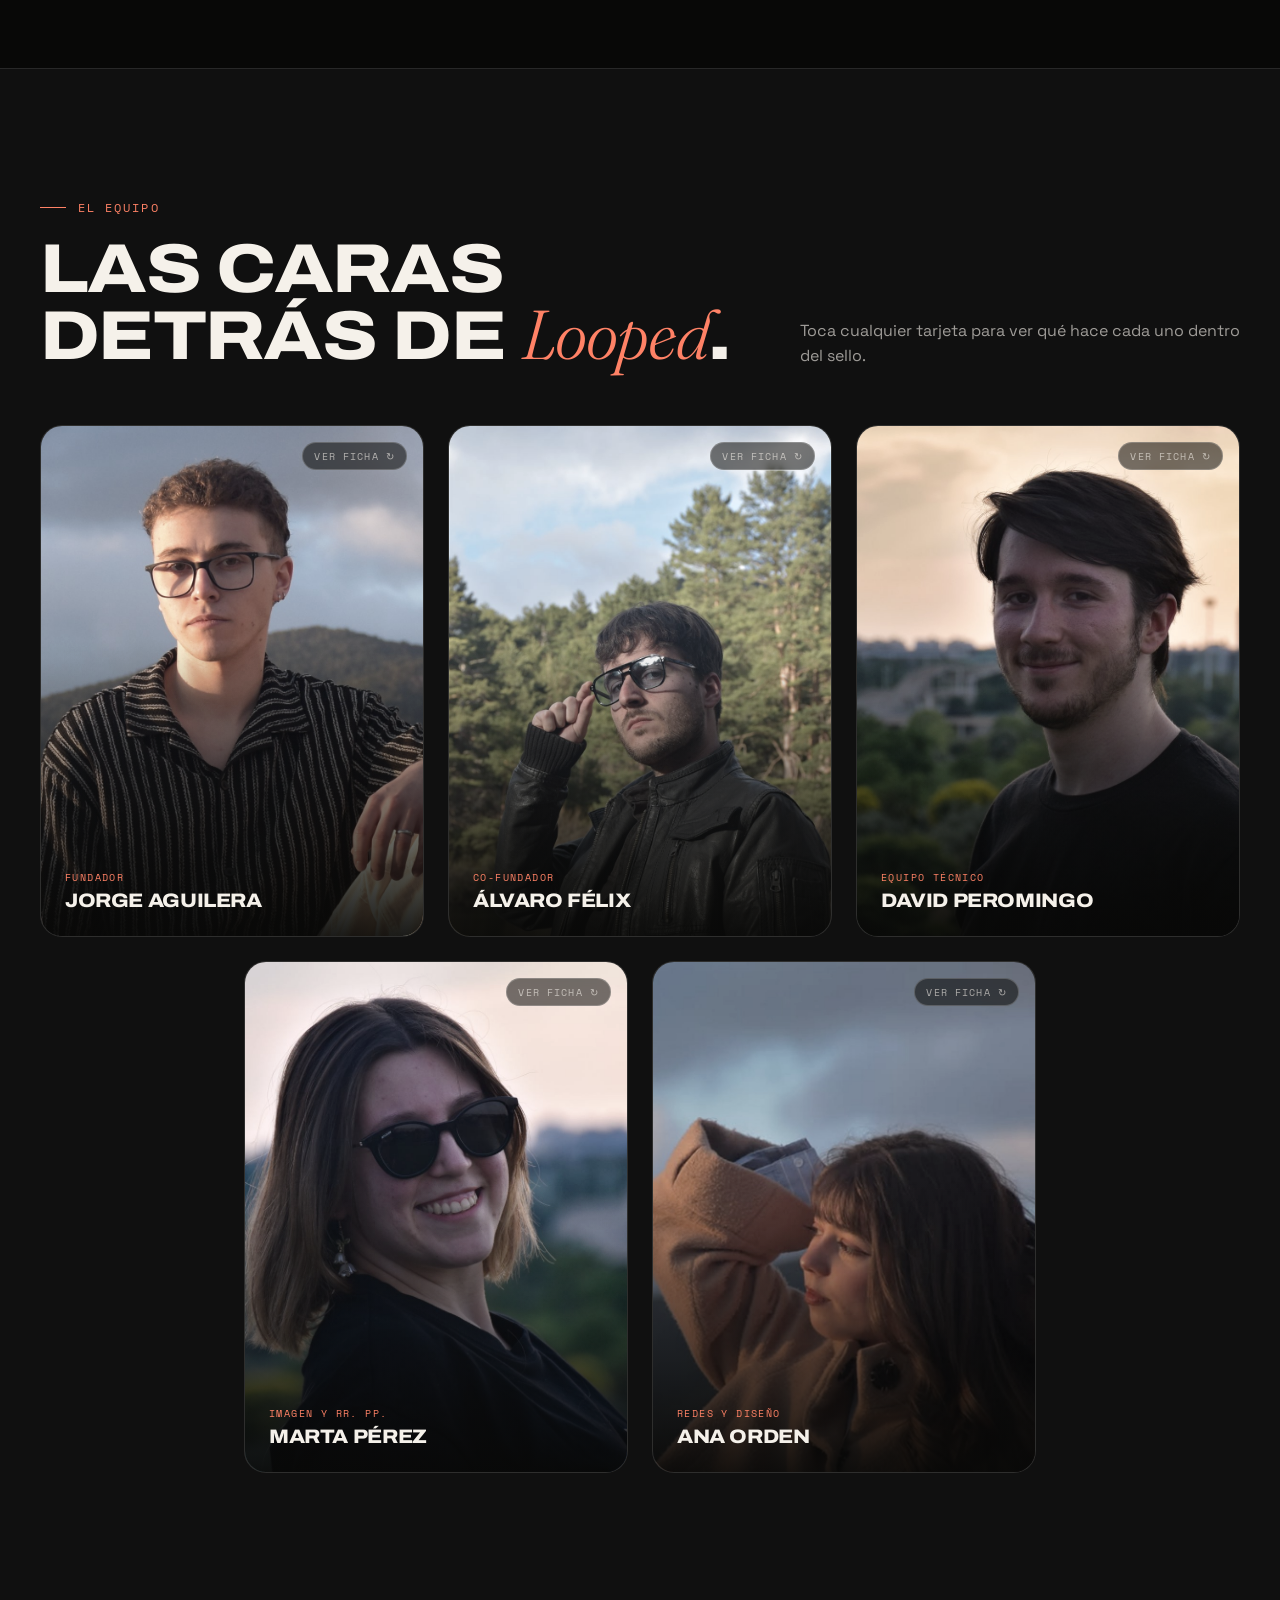
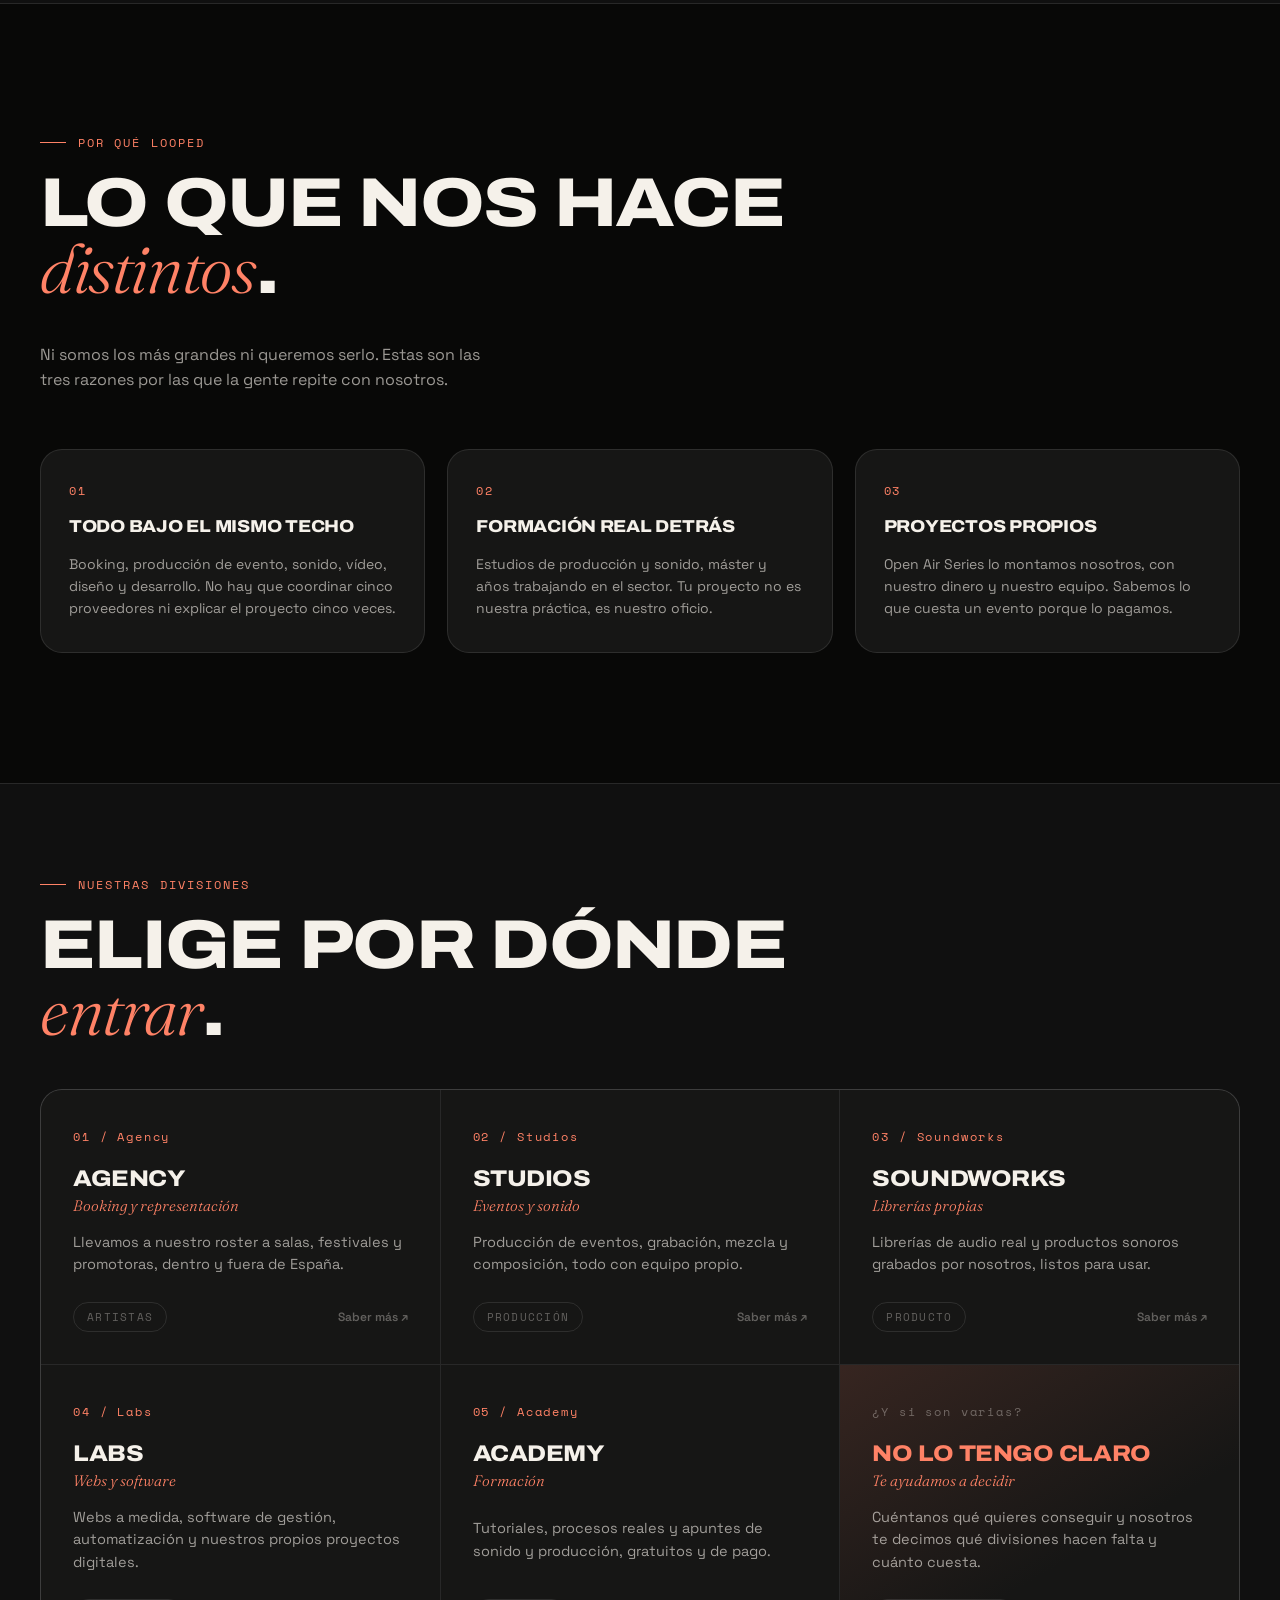
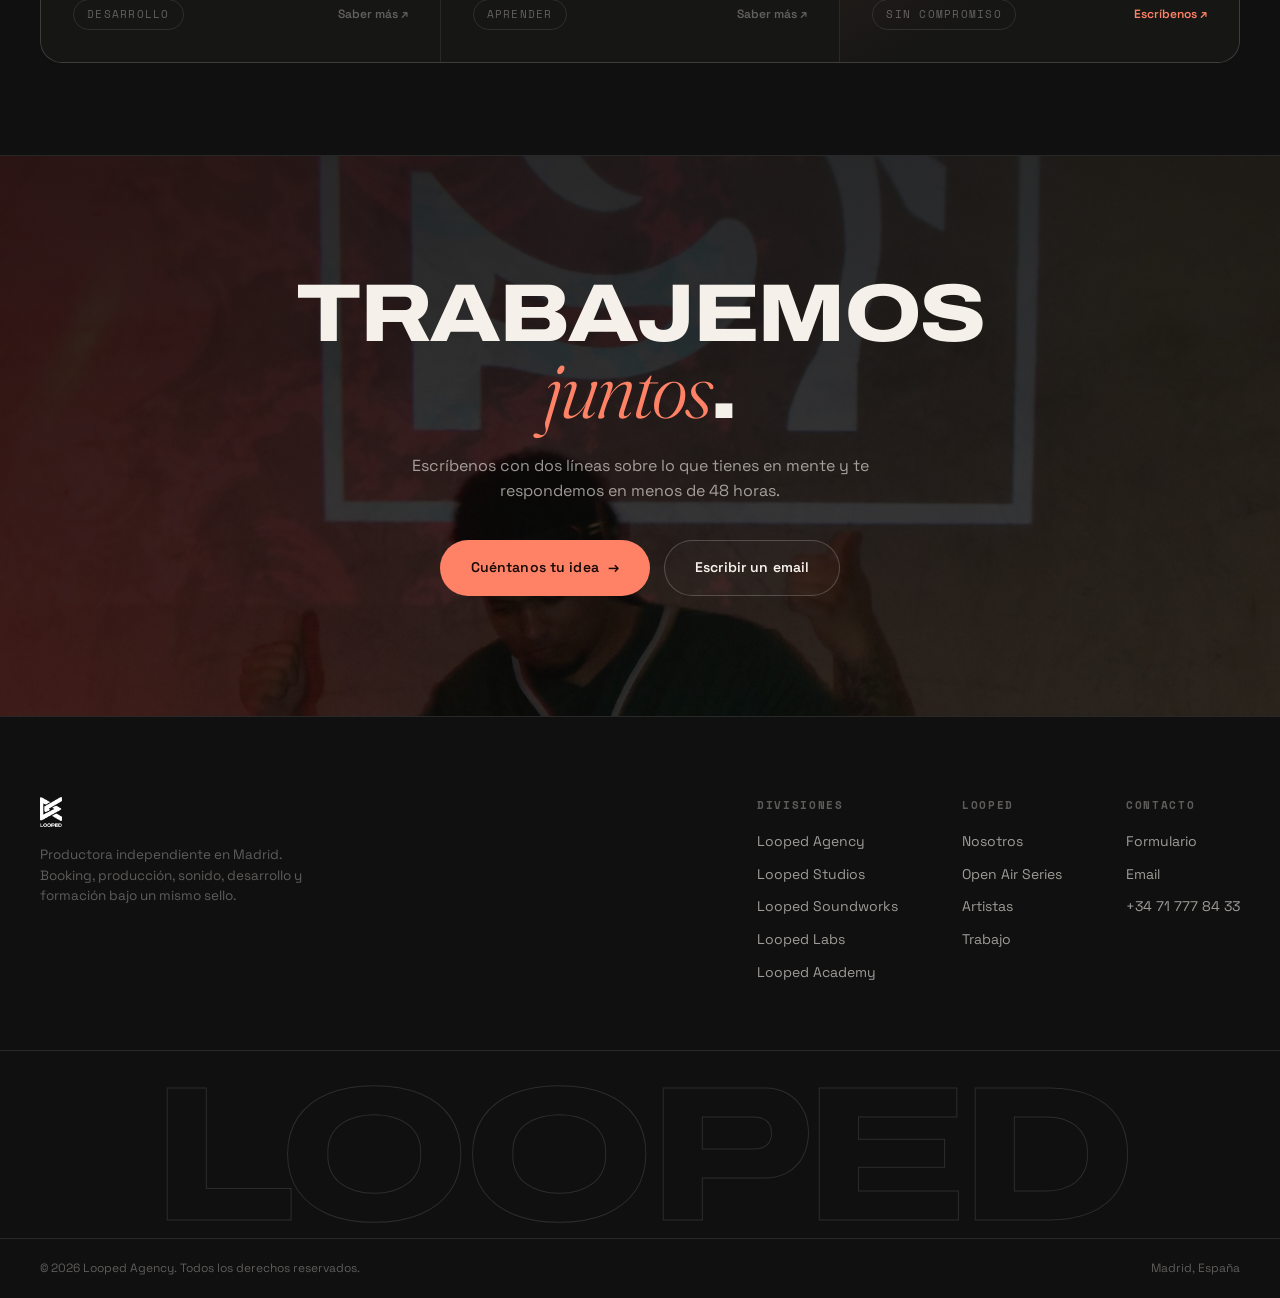
<file: nosotros.html>
<!DOCTYPE html>
<html lang="es">
<head>
<meta charset="UTF-8">
<meta name="viewport" content="width=device-width, initial-scale=1.0">
<title>Nosotros | Looped</title>
<meta name="description" content="El equipo de Looped. Cinco personas en Madrid que producen eventos, sonido, contenido y software bajo un mismo sello.">
<meta name="theme-color" content="#080807">
<link rel="icon" href="assets/img/logo-mark.png">
<link rel="preconnect" href="https://fonts.googleapis.com">
<link rel="preconnect" href="https://fonts.gstatic.com" crossorigin>
<link href="https://fonts.googleapis.com/css2?family=Archivo:wdth,wght@75..125,400..900&family=Fraunces:ital,opsz,wght@0,9..144,300;0,9..144,500;1,9..144,300;1,9..144,400&family=Space+Grotesk:wght@400;500;600;700&family=Space+Mono:wght@400;700&display=swap" rel="stylesheet">
<link rel="stylesheet" href="css/style.css">
</head>
<body>

<div class="scroll-progress" id="scrollProgress"></div>
<div class="grain"></div>
<div class="cursor-glow" id="cursorGlow"></div>

<header class="site-header" id="siteHeader">
  <div class="wrap-wide header-inner">
    <a href="index.html" class="brand">
      <img src="assets/img/logo-mark.png" alt="Looped" class="brand-mark">
      <span class="brand-word">LOOPED</span>
    </a>
    <nav class="main-nav" id="mainNav">
      <a href="index.html#ecosistema">Servicios</a>
      <a href="index.html#openair">Open Air</a>
      <a href="index.html#artistas">Artistas</a>
      <a href="nosotros.html">Nosotros</a>
      <a href="contacto.html" class="nav-cta"><span>Cuéntanos tu idea</span><span class="arrow">→</span></a>
    </nav>
    <button class="burger" id="burger" aria-label="Abrir menú" aria-expanded="false">
      <span></span><span></span><span></span>
    </button>
  </div>
</header>

<main>

  <!-- ==================== SUBHERO ==================== -->
  <section class="subhero subhero--photo">
    <div class="subhero-bg"><img src="assets/img/hero/hero-5.jpg" alt="" aria-hidden="true"></div>
    <div class="wrap">
      <a href="index.html" class="subhero-back">← Volver al inicio</a>
      <p class="section-label">Nosotros</p>
      <h1 class="hero-title">Somos cinco<br>y hacemos <em>ruido</em>.</h1>
      <p class="hero-sub">Looped no es una agencia con departamentos que no se hablan. Somos un grupo pequeño de gente del sector que produce, mezcla, monta, diseña y programa. Cuando contratas una división, te llevas al equipo entero.</p>
    </div>
  </section>

  <!-- ==================== MANIFIESTO ==================== -->
  <section class="section">
    <div class="wrap">
      <div class="manifesto-grid">
        <p class="section-label reveal">Por qué hacemos esto</p>
        <h2 class="manifesto-text reveal reveal-1">
          Empezamos montando sesiones al aire libre porque nos apetecía, no porque hubiera un cliente.
          Esa forma de trabajar se nos quedó. Hoy producimos <strong>eventos</strong>, grabamos y mezclamos
          <strong>sonido</strong>, movemos artistas y desarrollamos <strong>software</strong>, con la misma
          idea de fondo, hacer las cosas <em>bien</em> aunque cueste más.
        </h2>
        <p class="manifesto-credential reveal reveal-2">
          Más de <strong>tres años</strong> con el sello en marcha y más de <strong>cinco</strong>
          montando eventos, con estudios de <strong>Máster</strong> en Producción y Sonido detrás.
          No aprendemos con tu proyecto, lo aprendimos antes.
        </p>
      </div>

      <div class="stats-row">
        <div class="stat reveal">
          <span class="stat-number" data-count="5">0</span>
          <p>personas en el equipo</p>
        </div>
        <div class="stat reveal reveal-1">
          <span class="stat-number" data-count="3">0</span><span class="stat-plus">+</span>
          <p>años con el sello en marcha</p>
        </div>
        <div class="stat reveal reveal-2">
          <span class="stat-number" data-count="5">0</span><span class="stat-plus">+</span>
          <p>años produciendo eventos</p>
        </div>
        <div class="stat reveal reveal-3">
          <span class="stat-number" data-count="10">0</span><span class="stat-plus">+</span>
          <p>ediciones de Open Air Series</p>
        </div>
      </div>
    </div>
  </section>

  <!-- ==================== EQUIPO ==================== -->
  <section class="section" id="equipo" style="background:var(--bg-alt);border-top:1px solid var(--line);border-bottom:1px solid var(--line);">
    <div class="wrap">
      <div class="section-head">
        <div>
          <p class="section-label reveal">El equipo</p>
          <h2 class="section-title reveal reveal-1">Las caras<br>detrás de <em>Looped</em>.</h2>
        </div>
        <p class="section-intro reveal reveal-2">Toca cualquier tarjeta para ver qué hace cada uno dentro del sello.</p>
      </div>

      <div class="team-grid">

        <!-- Jorge -->
        <button type="button" class="team-card reveal" data-flip aria-label="Ver más sobre Jorge Aguilera">
          <div class="team-card-inner">
            <div class="team-card-face team-card-front">
              <img src="assets/img/fundadores/darkyo.jpg" alt="Jorge Aguilera, fundador de Looped">
              <div class="team-card-overlay">
                <p class="team-card-role">Fundador</p>
                <h3>Jorge Aguilera</h3>
              </div>
              <span class="team-card-hint">Ver ficha ↻</span>
            </div>
            <div class="team-card-face team-card-back">
              <p class="team-card-role">Fundador</p>
              <h3>Jorge Aguilera</h3>
              <p class="team-card-bio">Puso Looped en marcha y hoy lleva la dirección de los proyectos, la producción y la mezcla. Es quien cierra los presupuestos y quien está en cabina cuando toca. Como artista firma <strong>Darkyo</strong>.</p>
              <div class="team-card-tags"><span>Dirección</span><span>Producción</span><span>Mezcla</span></div>
              <div class="team-card-links">
                <a href="https://www.instagram.com/yoryitoo_" target="_blank" rel="noopener">Instagram ↗</a>
                <a href="soundworks-artistas.html">Perfil de artista ↗</a>
              </div>
            </div>
          </div>
        </button>

        <!-- Álvaro -->
        <button type="button" class="team-card reveal reveal-1" data-flip aria-label="Ver más sobre Álvaro Félix">
          <div class="team-card-inner">
            <div class="team-card-face team-card-front">
              <img src="assets/img/fundadores/wearemadboys.jpg" alt="Álvaro Félix, co-fundador de Looped">
              <div class="team-card-overlay">
                <p class="team-card-role">Co-fundador</p>
                <h3>Álvaro Félix</h3>
              </div>
              <span class="team-card-hint">Ver ficha ↻</span>
            </div>
            <div class="team-card-face team-card-back">
              <p class="team-card-role">Co-fundador</p>
              <h3>Álvaro Félix</h3>
              <p class="team-card-bio">Co-fundador del sello y motor de los eventos en directo. Es la mitad de <strong>We Are MadBoys</strong>, el proyecto que hoy pone la música en cada edición de Open Air Series.</p>
              <div class="team-card-tags"><span>Eventos</span><span>Directo</span><span>Booking</span></div>
              <div class="team-card-links">
                <a href="https://www.instagram.com/alvaro.felix/" target="_blank" rel="noopener">Instagram ↗</a>
                <a href="soundworks-artistas.html">Perfil de artista ↗</a>
              </div>
            </div>
          </div>
        </button>

        <!-- David -->
        <button type="button" class="team-card reveal reveal-2" data-flip aria-label="Ver más sobre David Peromingo">
          <div class="team-card-inner">
            <div class="team-card-face team-card-front">
              <img src="assets/img/equipo/david.jpg" alt="David Peromingo, equipo técnico de Looped">
              <div class="team-card-overlay">
                <p class="team-card-role">Equipo técnico</p>
                <h3>David Peromingo</h3>
              </div>
              <span class="team-card-hint">Ver ficha ↻</span>
            </div>
            <div class="team-card-face team-card-back">
              <p class="team-card-role">Motion graphics y VFX</p>
              <h3>David Peromingo</h3>
              <p class="team-card-bio">Se encarga del apartado técnico y de todo lo que se mueve en pantalla. Motion graphics, efectos visuales y post-producción de vídeo, desde los grafismos de un directo hasta el acabado final de una pieza.</p>
              <div class="team-card-tags"><span>Motion graphics</span><span>VFX</span><span>Post-producción</span></div>
              <div class="team-card-links">
                <a href="contacto.html">Encargo audiovisual ↗</a>
              </div>
            </div>
          </div>
        </button>

        <!-- Marta -->
        <button type="button" class="team-card reveal reveal-3" data-flip aria-label="Ver más sobre Marta Pérez">
          <div class="team-card-inner">
            <div class="team-card-face team-card-front">
              <img src="assets/img/equipo/marta.jpg" alt="Marta Pérez, imagen de redes y relaciones públicas de Looped">
              <div class="team-card-overlay">
                <p class="team-card-role">Imagen y RR. PP.</p>
                <h3>Marta Pérez</h3>
              </div>
              <span class="team-card-hint">Ver ficha ↻</span>
            </div>
            <div class="team-card-face team-card-back">
              <p class="team-card-role">Imagen de redes y relaciones públicas</p>
              <h3>Marta Pérez</h3>
              <p class="team-card-bio">Cuida cómo se ve Looped hacia fuera y mantiene la relación con salas, promotoras, marcas y colaboradores. Si un evento nuestro llega a más gente de la que cabía en el sitio, suele ser cosa suya.</p>
              <div class="team-card-tags"><span>Relaciones públicas</span><span>Imagen de marca</span><span>Comunicación</span></div>
              <div class="team-card-links">
                <a href="contacto.html">Colaborar con Looped ↗</a>
              </div>
            </div>
          </div>
        </button>

        <!-- Ana -->
        <button type="button" class="team-card reveal reveal-4" data-flip aria-label="Ver más sobre Ana Orden">
          <div class="team-card-inner">
            <div class="team-card-face team-card-front">
              <img src="assets/img/equipo/ana.jpg" alt="Ana Orden, redes sociales y diseño gráfico de Looped">
              <div class="team-card-overlay">
                <p class="team-card-role">Redes y diseño</p>
                <h3>Ana Orden</h3>
              </div>
              <span class="team-card-hint">Ver ficha ↻</span>
            </div>
            <div class="team-card-face team-card-back">
              <p class="team-card-role">Redes sociales y diseño gráfico</p>
              <h3>Ana Orden</h3>
              <p class="team-card-bio">Lleva las redes sociales y el diseño gráfico del sello. Los carteles de cada Open Air, las piezas de cada lanzamiento y el día a día de las cuentas pasan por sus manos.</p>
              <div class="team-card-tags"><span>Diseño gráfico</span><span>Redes sociales</span><span>Contenido</span></div>
              <div class="team-card-links">
                <a href="contacto.html">Hablar de diseño ↗</a>
              </div>
            </div>
          </div>
        </button>

      </div>

    </div>
  </section>

  <!-- ==================== POR QUÉ NOSOTROS ==================== -->
  <section class="section">
    <div class="wrap">
      <div class="section-head">
        <div>
          <p class="section-label reveal">Por qué Looped</p>
          <h2 class="section-title reveal reveal-1">Lo que nos hace <em>distintos</em>.</h2>
        </div>
        <p class="section-intro reveal reveal-2">Ni somos los más grandes ni queremos serlo. Estas son las tres razones por las que la gente repite con nosotros.</p>
      </div>

      <div class="cred-grid">
        <article class="cred reveal">
          <span class="mono">01</span>
          <h3>Todo bajo el mismo techo</h3>
          <p>Booking, producción de evento, sonido, vídeo, diseño y desarrollo. No hay que coordinar cinco proveedores ni explicar el proyecto cinco veces.</p>
        </article>
        <article class="cred reveal reveal-1">
          <span class="mono">02</span>
          <h3>Formación real detrás</h3>
          <p>Estudios de producción y sonido, máster y años trabajando en el sector. Tu proyecto no es nuestra práctica, es nuestro oficio.</p>
        </article>
        <article class="cred reveal reveal-2">
          <span class="mono">03</span>
          <h3>Proyectos propios</h3>
          <p>Open Air Series lo montamos nosotros, con nuestro dinero y nuestro equipo. Sabemos lo que cuesta un evento porque lo pagamos.</p>
        </article>
      </div>
    </div>
  </section>

  <!-- ==================== ECOSISTEMA EN CORTO ==================== -->
  <section class="section section-tight" style="background:var(--bg-alt);border-top:1px solid var(--line);border-bottom:1px solid var(--line);">
    <div class="wrap">
      <p class="section-label reveal">Nuestras divisiones</p>
      <h2 class="section-title reveal reveal-1" style="margin-bottom:44px;">Elige por dónde <em>entrar</em>.</h2>
      <div class="services-grid services-grid--six">
        <a href="agency.html" class="service-card reveal" data-media="assets/img/proyectos/kinetik.jpg">
          <div class="service-head"><span class="service-index">01 / Agency</span><h3>Agency<small>Booking y representación</small></h3></div>
          <p>Llevamos a nuestro roster a salas, festivales y promotoras, dentro y fuera de España.</p>
          <div class="service-foot"><span class="service-tag">Artistas</span><span class="service-more">Saber más ↗</span></div>
        </a>
        <a href="studios.html" class="service-card reveal reveal-1" data-media="assets/img/proyectos/pulse.jpg">
          <div class="service-head"><span class="service-index">02 / Studios</span><h3>Studios<small>Eventos y sonido</small></h3></div>
          <p>Producción de eventos, grabación, mezcla y composición, todo con equipo propio.</p>
          <div class="service-foot"><span class="service-tag">Producción</span><span class="service-more">Saber más ↗</span></div>
        </a>
        <a href="soundworks.html" class="service-card reveal reveal-2" data-media="assets/img/paisajes/sierra.jpg">
          <div class="service-head"><span class="service-index">03 / Soundworks</span><h3>Soundworks<small>Librerías propias</small></h3></div>
          <p>Librerías de audio real y productos sonoros grabados por nosotros, listos para usar.</p>
          <div class="service-foot"><span class="service-tag">Producto</span><span class="service-more">Saber más ↗</span></div>
        </a>
        <a href="labs.html" class="service-card reveal reveal-3" data-media="assets/img/paisajes/mirador.jpg">
          <div class="service-head"><span class="service-index">04 / Labs</span><h3>Labs<small>Webs y software</small></h3></div>
          <p>Webs a medida, software de gestión, automatización y nuestros propios proyectos digitales.</p>
          <div class="service-foot"><span class="service-tag">Desarrollo</span><span class="service-more">Saber más ↗</span></div>
        </a>
        <a href="academy.html" class="service-card reveal reveal-4" data-media="assets/img/paisajes/skyline.jpg">
          <div class="service-head"><span class="service-index">05 / Academy</span><h3>Academy<small>Formación</small></h3></div>
          <p>Tutoriales, procesos reales y apuntes de sonido y producción, gratuitos y de pago.</p>
          <div class="service-foot"><span class="service-tag">Aprender</span><span class="service-more">Saber más ↗</span></div>
        </a>
        <a href="contacto.html" class="service-card service-card--cta reveal reveal-5">
          <div class="service-head"><span class="service-index">¿Y si son varias?</span><h3>No lo tengo claro<small>Te ayudamos a decidir</small></h3></div>
          <p>Cuéntanos qué quieres conseguir y nosotros te decimos qué divisiones hacen falta y cuánto cuesta.</p>
          <div class="service-foot"><span class="service-tag">Sin compromiso</span><span class="service-more">Escríbenos ↗</span></div>
        </a>
      </div>
    </div>
  </section>

  <!-- ==================== CTA ==================== -->
  <section class="cta-band">
    <div class="cta-band-bg"><img src="assets/img/hero/hero-4.jpg" alt="" aria-hidden="true" loading="lazy"></div>
    <div class="wrap">
      <h2 class="reveal">Trabajemos<br><em>juntos</em>.</h2>
      <p class="reveal reveal-1">Escríbenos con dos líneas sobre lo que tienes en mente y te respondemos en menos de 48 horas.</p>
      <div class="hero-actions reveal reveal-2">
        <a href="contacto.html" class="btn btn-primary"><span>Cuéntanos tu idea</span><span class="arrow">→</span></a>
        <a href="mailto:loopedagency@jorgeaguileravillegas.com" class="btn btn-ghost"><span>Escribir un email</span></a>
      </div>
    </div>
  </section>

</main>

<footer class="site-footer">
  <div class="wrap footer-inner">
    <div class="footer-brand">
      <img src="assets/img/logo-blanco.png" alt="Looped">
      <p>Productora independiente en Madrid. Booking, producción, sonido, desarrollo y formación bajo un mismo sello.</p>
    </div>
    <div class="footer-cols">
      <div>
        <h4>Divisiones</h4>
        <a href="agency.html">Looped Agency</a>
        <a href="studios.html">Looped Studios</a>
        <a href="soundworks.html">Looped Soundworks</a>
        <a href="labs.html">Looped Labs</a>
        <a href="academy.html">Looped Academy</a>
      </div>
      <div>
        <h4>Looped</h4>
        <a href="nosotros.html">Nosotros</a>
        <a href="index.html#openair">Open Air Series</a>
        <a href="index.html#artistas">Artistas</a>
        <a href="index.html#proyectos">Trabajo</a>
      </div>
      <div>
        <h4>Contacto</h4>
        <a href="contacto.html">Formulario</a>
        <a href="mailto:loopedagency@jorgeaguileravillegas.com">Email</a>
        <a href="tel:+34717778433">+34 71 777 84 33</a>
      </div>
    </div>
  </div>
  <div class="footer-wordmark" aria-hidden="true"><p>LOOPED</p></div>
  <div class="footer-bottom">
    <p>© <span id="year"></span> Looped Agency. Todos los derechos reservados.</p>
    <p>Madrid, España</p>
  </div>
</footer>

<script src="js/main.js"></script>
</body>
</html>
</file>
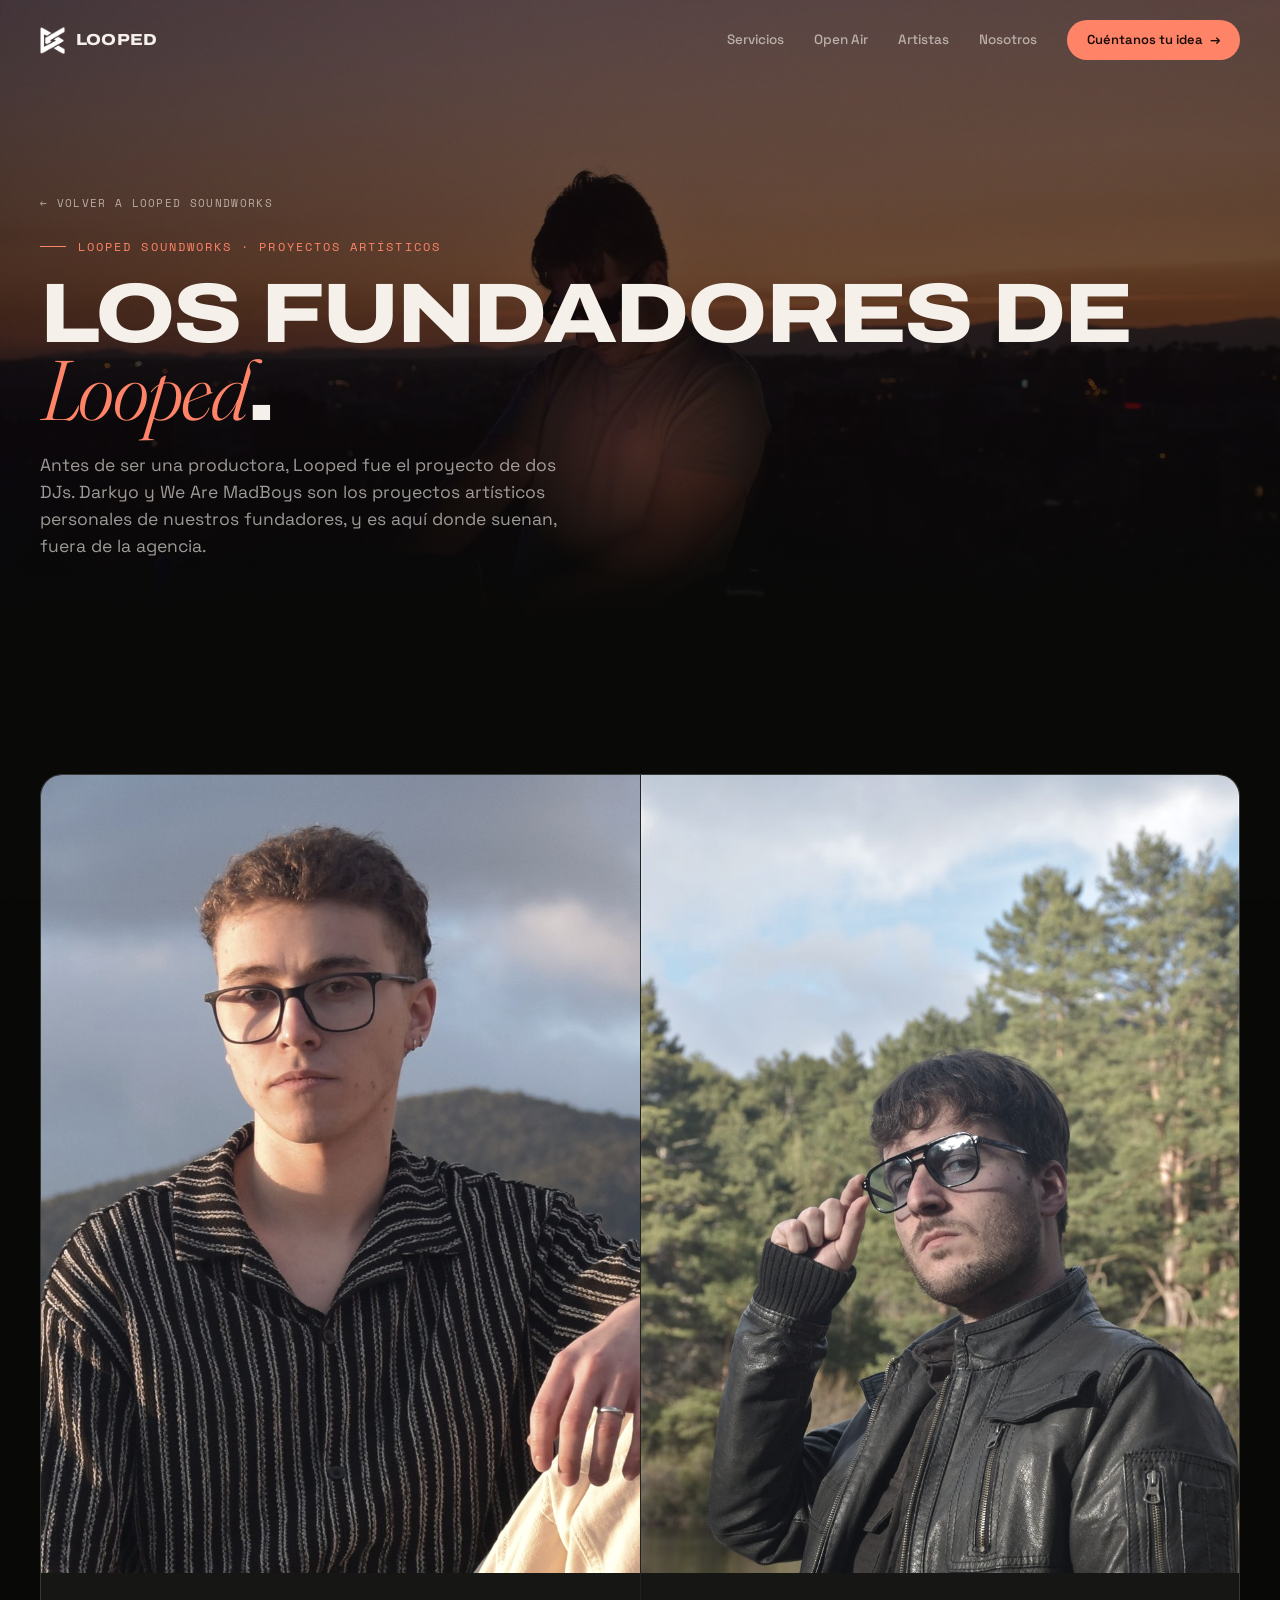
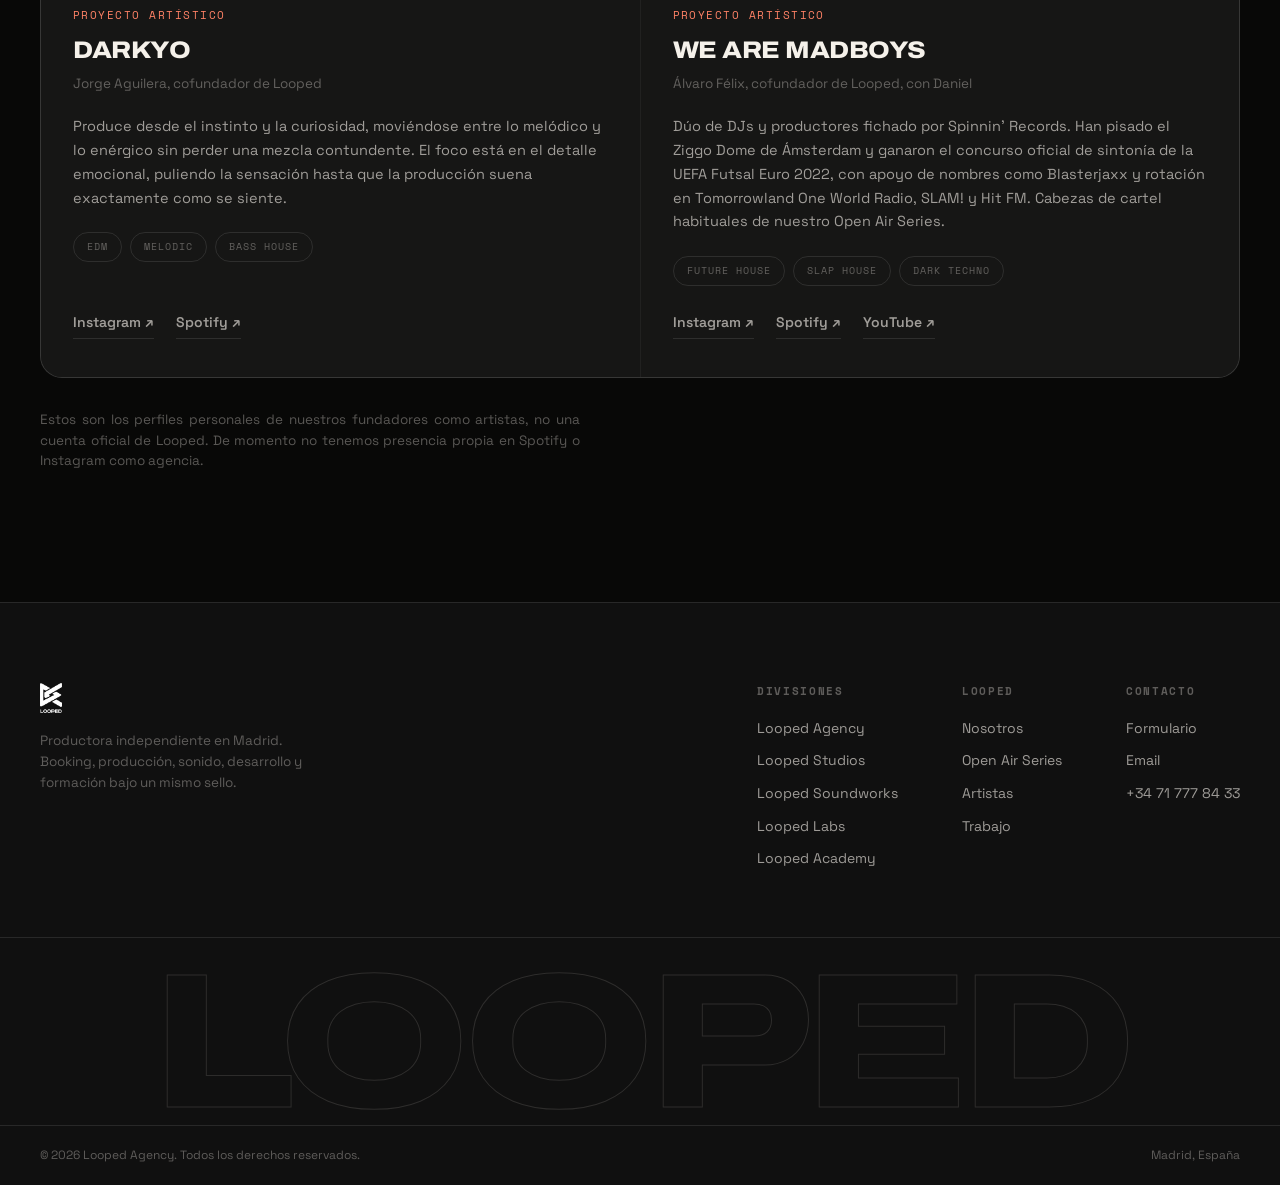
<file: soundworks-artistas.html>
<!DOCTYPE html>
<html lang="es">
<head>
<meta charset="UTF-8">
<meta name="viewport" content="width=device-width, initial-scale=1.0">
<title>Fundadores | Looped Soundworks</title>
<meta name="description" content="Darkyo y We Are MadBoys, los proyectos artísticos de los fundadores de Looped, DJs y productores, en Spotify e Instagram.">
<meta name="theme-color" content="#080807">
<link rel="icon" href="assets/img/logo-mark.png">
<link rel="preconnect" href="https://fonts.googleapis.com">
<link rel="preconnect" href="https://fonts.gstatic.com" crossorigin>
<link href="https://fonts.googleapis.com/css2?family=Archivo:wdth,wght@75..125,400..900&family=Fraunces:ital,opsz,wght@0,9..144,300;0,9..144,500;1,9..144,300;1,9..144,400&family=Space+Grotesk:wght@400;500;600;700&family=Space+Mono:wght@400;700&display=swap" rel="stylesheet">
<link rel="stylesheet" href="css/style.css">
</head>
<body>

<div class="scroll-progress" id="scrollProgress"></div>
<div class="grain"></div>
<div class="cursor-glow" id="cursorGlow"></div>

<header class="site-header" id="siteHeader">
  <div class="wrap-wide header-inner">
    <a href="index.html" class="brand">
      <img src="assets/img/logo-mark.png" alt="Looped" class="brand-mark">
      <span class="brand-word">LOOPED</span>
    </a>
    <nav class="main-nav" id="mainNav">
      <a href="index.html#ecosistema">Servicios</a>
      <a href="index.html#openair">Open Air</a>
      <a href="index.html#artistas">Artistas</a>
      <a href="nosotros.html">Nosotros</a>
      <a href="contacto.html" class="nav-cta"><span>Cuéntanos tu idea</span><span class="arrow">&rarr;</span></a>
    </nav>
    <button class="burger" id="burger" aria-label="Abrir menú" aria-expanded="false">
      <span></span><span></span><span></span>
    </button>
  </div>
</header>

<main id="top">

  <!-- SUB-HERO -->
  <section class="subhero subhero--photo">
    <div class="subhero-bg"><img src="assets/img/hero/hero-1.jpg" alt="" aria-hidden="true"></div>
    <div class="wrap">
      <a href="soundworks.html" class="subhero-back reveal">← Volver a Looped Soundworks</a>
      <p class="section-label reveal">Looped Soundworks · Proyectos artísticos</p>
      <h1 class="hero-title reveal" style="max-width:20ch;">Los fundadores de <em>Looped</em>.</h1>
      <p class="hero-sub reveal">Antes de ser una productora, Looped fue el proyecto de dos DJs. Darkyo y We Are MadBoys son los proyectos artísticos personales de nuestros fundadores, y es aquí donde suenan, fuera de la agencia.</p>
    </div>
  </section>

  <!-- FOUNDERS / ARTIST PROFILES -->
  <section class="section" style="padding-top:80px;">
    <div class="wrap">
      <div class="founders-grid">

        <article class="founder-card reveal">
          <div class="founder-photo">
            <img src="assets/img/fundadores/darkyo.jpg" alt="Darkyo, proyecto de Jorge Aguilera" loading="lazy">
          </div>
          <div class="founder-body">
            <p class="founder-role">Proyecto artístico</p>
            <h3>Darkyo</h3>
            <p class="founder-member">Jorge Aguilera, cofundador de Looped</p>
            <p class="founder-bio">Produce desde el instinto y la curiosidad, moviéndose entre lo melódico y lo enérgico sin perder una mezcla contundente. El foco está en el detalle emocional, puliendo la sensación hasta que la producción suena exactamente como se siente.</p>
            <div class="founder-genres">
              <span>EDM</span><span>Melodic</span><span>Bass House</span>
            </div>
            <div class="founder-links">
              <a href="https://www.instagram.com/iamdarkyo/" target="_blank" rel="noopener">Instagram ↗</a>
              <a href="https://open.spotify.com/intl-es/artist/6izmVPNi1vFk9UVWwHIFri" target="_blank" rel="noopener">Spotify ↗</a>
            </div>
          </div>
        </article>

        <article class="founder-card reveal">
          <div class="founder-photo">
            <img src="assets/img/fundadores/wearemadboys.jpg" alt="We Are MadBoys, proyecto de Álvaro Félix" loading="lazy">
          </div>
          <div class="founder-body">
            <p class="founder-role">Proyecto artístico</p>
            <h3>We Are MadBoys</h3>
            <p class="founder-member">Álvaro Félix, cofundador de Looped, con Daniel</p>
            <p class="founder-bio">Dúo de DJs y productores fichado por Spinnin' Records. Han pisado el Ziggo Dome de Ámsterdam y ganaron el concurso oficial de sintonía de la UEFA Futsal Euro 2022, con apoyo de nombres como Blasterjaxx y rotación en Tomorrowland One World Radio, SLAM! y Hit FM. Cabezas de cartel habituales de nuestro Open Air Series.</p>
            <div class="founder-genres">
              <span>Future House</span><span>Slap House</span><span>Dark Techno</span>
            </div>
            <div class="founder-links">
              <a href="https://www.instagram.com/wearemadboys/" target="_blank" rel="noopener">Instagram ↗</a>
              <a href="https://open.spotify.com/intl-es/artist/5Qhdd8s0nE6LweecjGtFVj" target="_blank" rel="noopener">Spotify ↗</a>
              <a href="https://www.youtube.com/@WeAreMadBoys/videos" target="_blank" rel="noopener">YouTube ↗</a>
            </div>
          </div>
        </article>

      </div>
      <p class="founders-note reveal">Estos son los perfiles personales de nuestros fundadores como artistas, no una cuenta oficial de Looped. De momento no tenemos presencia propia en Spotify o Instagram como agencia.</p>
    </div>
  </section>

</main>

<footer class="site-footer">
  <div class="wrap footer-inner">
    <div class="footer-brand">
      <img src="assets/img/logo-blanco.png" alt="Looped">
      <p>Productora independiente en Madrid. Booking, producción, sonido, desarrollo y formación bajo un mismo sello.</p>
    </div>
    <div class="footer-cols">
      <div>
        <h4>Divisiones</h4>
        <a href="agency.html">Looped Agency</a>
        <a href="studios.html">Looped Studios</a>
        <a href="soundworks.html">Looped Soundworks</a>
        <a href="labs.html">Looped Labs</a>
        <a href="academy.html">Looped Academy</a>
      </div>
      <div>
        <h4>Looped</h4>
        <a href="nosotros.html">Nosotros</a>
        <a href="index.html#openair">Open Air Series</a>
        <a href="index.html#artistas">Artistas</a>
        <a href="index.html#proyectos">Trabajo</a>
      </div>
      <div>
        <h4>Contacto</h4>
        <a href="contacto.html">Formulario</a>
        <a href="mailto:loopedagency@jorgeaguileravillegas.com">Email</a>
        <a href="tel:+34717778433">+34 71 777 84 33</a>
      </div>
    </div>
  </div>
  <div class="footer-wordmark" aria-hidden="true"><p>LOOPED</p></div>
  <div class="footer-bottom">
    <p>&copy; <span id="year"></span> Looped Agency. Todos los derechos reservados.</p>
    <p>Madrid, España</p>
  </div>
</footer>

<script src="js/main.js"></script>
</body>
</html>
</file>
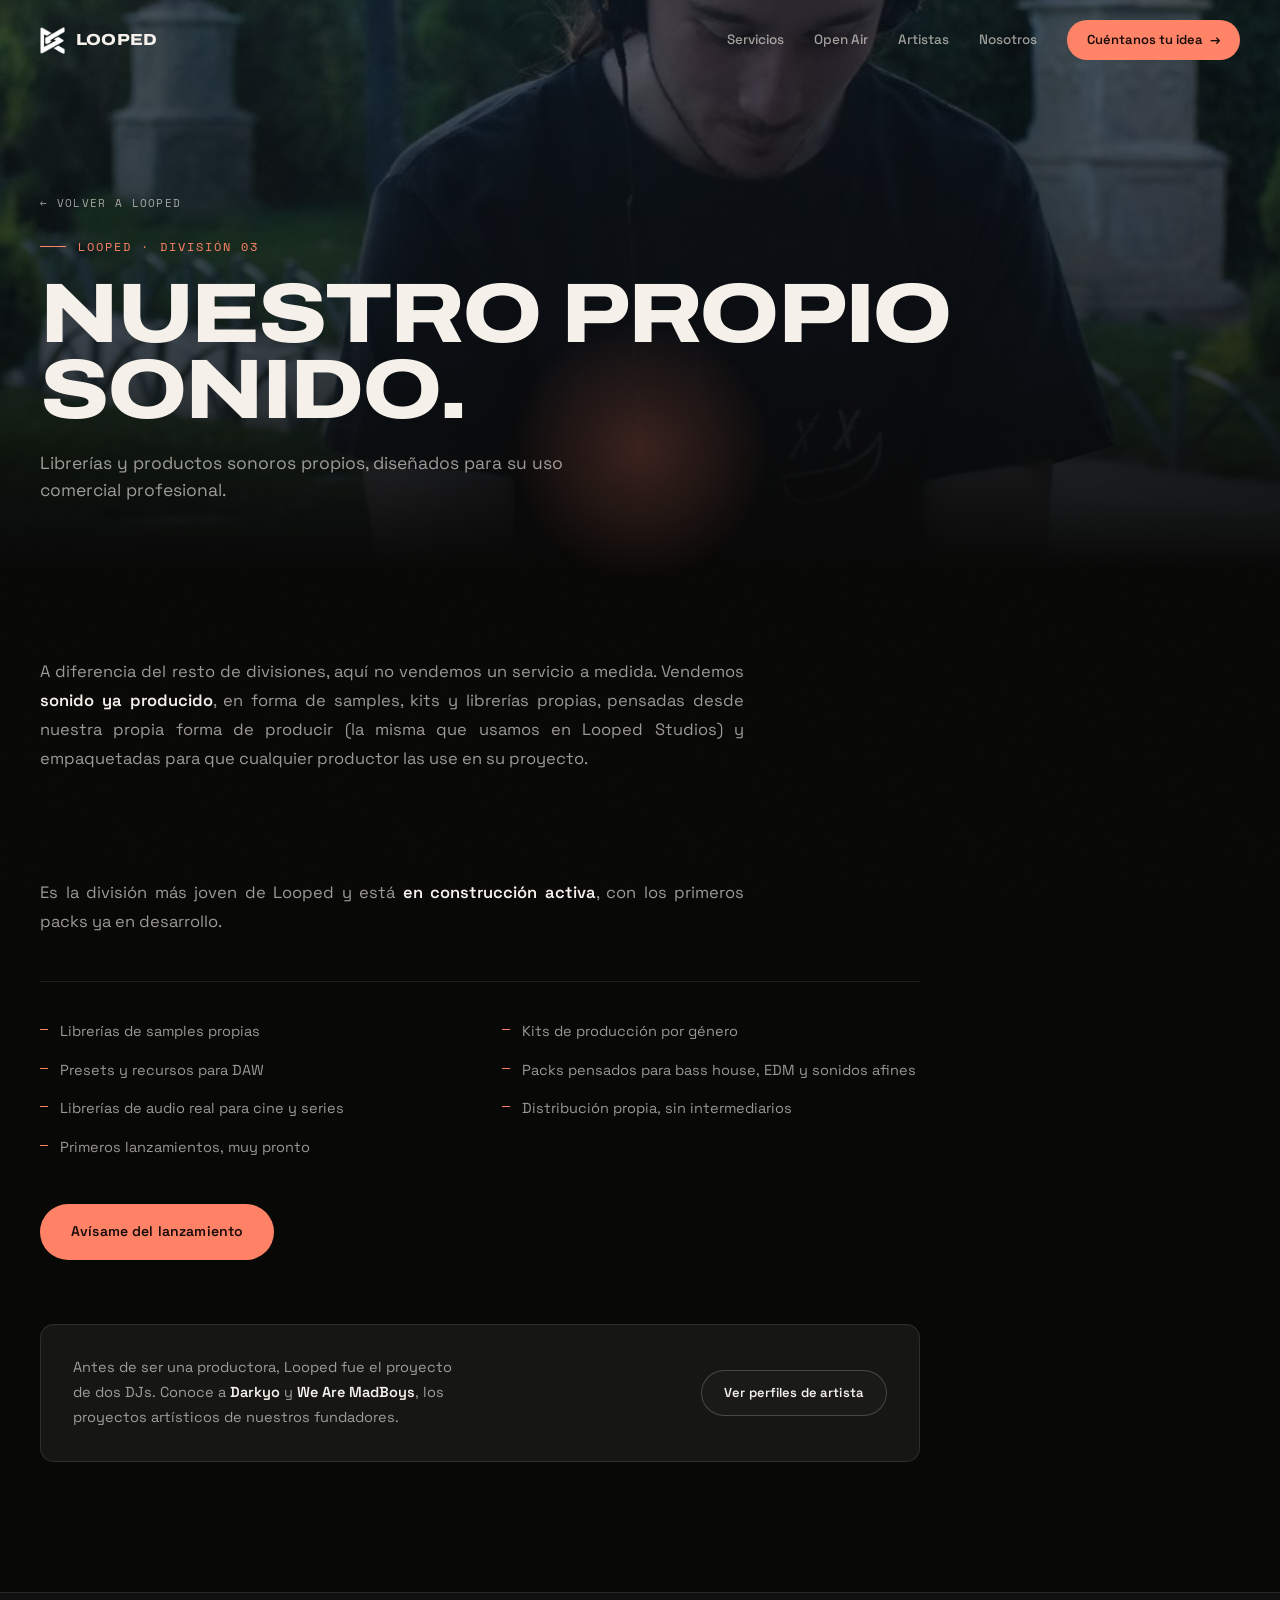
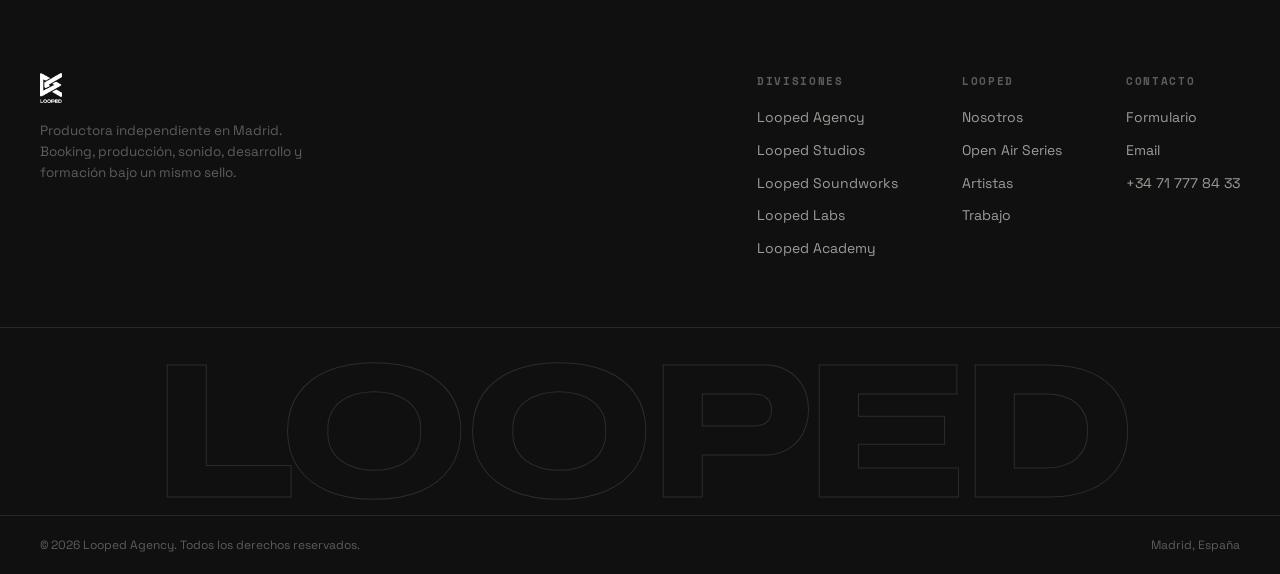
<file: soundworks.html>
<!DOCTYPE html>
<html lang="es">
<head>
<meta charset="UTF-8">
<meta name="viewport" content="width=device-width, initial-scale=1.0">
<title>Looped Soundworks | Nuestro propio sonido</title>
<meta name="description" content="Looped Soundworks, librerías y productos sonoros propios para uso comercial profesional, incluidas librerías de audio real para cine y series.">
<meta name="theme-color" content="#080807">
<link rel="icon" href="assets/img/logo-mark.png">
<link rel="preconnect" href="https://fonts.googleapis.com">
<link rel="preconnect" href="https://fonts.gstatic.com" crossorigin>
<link href="https://fonts.googleapis.com/css2?family=Archivo:wdth,wght@75..125,400..900&family=Fraunces:ital,opsz,wght@0,9..144,300;0,9..144,500;1,9..144,300;1,9..144,400&family=Space+Grotesk:wght@400;500;600;700&family=Space+Mono:wght@400;700&display=swap" rel="stylesheet">
<link rel="stylesheet" href="css/style.css">
</head>
<body>

<div class="scroll-progress" id="scrollProgress"></div>
<div class="grain"></div>
<div class="cursor-glow" id="cursorGlow"></div>

<header class="site-header" id="siteHeader">
  <div class="wrap-wide header-inner">
    <a href="index.html" class="brand">
      <img src="assets/img/logo-mark.png" alt="Looped" class="brand-mark">
      <span class="brand-word">LOOPED</span>
    </a>
    <nav class="main-nav" id="mainNav">
      <a href="index.html#ecosistema">Servicios</a>
      <a href="index.html#openair">Open Air</a>
      <a href="index.html#artistas">Artistas</a>
      <a href="nosotros.html">Nosotros</a>
      <a href="contacto.html" class="nav-cta"><span>Cuéntanos tu idea</span><span class="arrow">&rarr;</span></a>
    </nav>
    <button class="burger" id="burger" aria-label="Abrir menú" aria-expanded="false">
      <span></span><span></span><span></span>
    </button>
  </div>
</header>

<main id="top">

  <section class="subhero subhero--photo">
    <div class="subhero-bg"><img src="assets/img/galeria/g-07.jpg" alt="" aria-hidden="true"></div>
    <div class="wrap">
      <a href="index.html#ecosistema" class="subhero-back reveal">← Volver a Looped</a>
      <p class="section-label reveal">Looped · División 03</p>
      <h1 class="hero-title reveal" style="max-width:20ch;">Nuestro propio sonido.</h1>
      <p class="hero-sub reveal">Librerías y productos sonoros propios, diseñados para su uso comercial profesional.</p>
    </div>
  </section>

  <section class="section" style="padding-top:80px;">
    <div class="wrap division-content">
      <p class="reveal">A diferencia del resto de divisiones, aquí no vendemos un servicio a medida. Vendemos <strong>sonido ya producido</strong>, en forma de samples, kits y librerías propias, pensadas desde nuestra propia forma de producir (la misma que usamos en Looped Studios) y empaquetadas para que cualquier productor las use en su proyecto.</p>
      <p class="reveal">También desarrollamos <strong>librerías de audio para cine y series</strong>, grabadas con sonidos reales que capturamos nosotros mismos alrededor del mundo.</p>
      <p class="reveal">Es la división más joven de Looped y está <strong>en construcción activa</strong>, con los primeros packs ya en desarrollo.</p>

      <ul class="division-list reveal">
        <li>Librerías de samples propias</li>
        <li>Kits de producción por género</li>
        <li>Presets y recursos para DAW</li>
        <li>Packs pensados para bass house, EDM y sonidos afines</li>
        <li>Librerías de audio real para cine y series</li>
        <li>Distribución propia, sin intermediarios</li>
        <li>Primeros lanzamientos, muy pronto</li>
      </ul>

      <div class="division-actions reveal">
        <a href="contacto.html" class="btn btn-primary"><span>Avísame del lanzamiento</span></a>
      </div>

      <div class="division-cross reveal">
        <p>Antes de ser una productora, Looped fue el proyecto de dos DJs. Conoce a <strong>Darkyo</strong> y <strong>We Are MadBoys</strong>, los proyectos artísticos de nuestros fundadores.</p>
        <a href="soundworks-artistas.html" class="btn btn-ghost btn-small"><span>Ver perfiles de artista</span></a>
      </div>
    </div>
  </section>

</main>

<footer class="site-footer">
  <div class="wrap footer-inner">
    <div class="footer-brand">
      <img src="assets/img/logo-blanco.png" alt="Looped">
      <p>Productora independiente en Madrid. Booking, producción, sonido, desarrollo y formación bajo un mismo sello.</p>
    </div>
    <div class="footer-cols">
      <div>
        <h4>Divisiones</h4>
        <a href="agency.html">Looped Agency</a>
        <a href="studios.html">Looped Studios</a>
        <a href="soundworks.html">Looped Soundworks</a>
        <a href="labs.html">Looped Labs</a>
        <a href="academy.html">Looped Academy</a>
      </div>
      <div>
        <h4>Looped</h4>
        <a href="nosotros.html">Nosotros</a>
        <a href="index.html#openair">Open Air Series</a>
        <a href="index.html#artistas">Artistas</a>
        <a href="index.html#proyectos">Trabajo</a>
      </div>
      <div>
        <h4>Contacto</h4>
        <a href="contacto.html">Formulario</a>
        <a href="mailto:loopedagency@jorgeaguileravillegas.com">Email</a>
        <a href="tel:+34717778433">+34 71 777 84 33</a>
      </div>
    </div>
  </div>
  <div class="footer-wordmark" aria-hidden="true"><p>LOOPED</p></div>
  <div class="footer-bottom">
    <p>&copy; <span id="year"></span> Looped Agency. Todos los derechos reservados.</p>
    <p>Madrid, España</p>
  </div>
</footer>

<script src="js/main.js"></script>
</body>
</html>
</file>
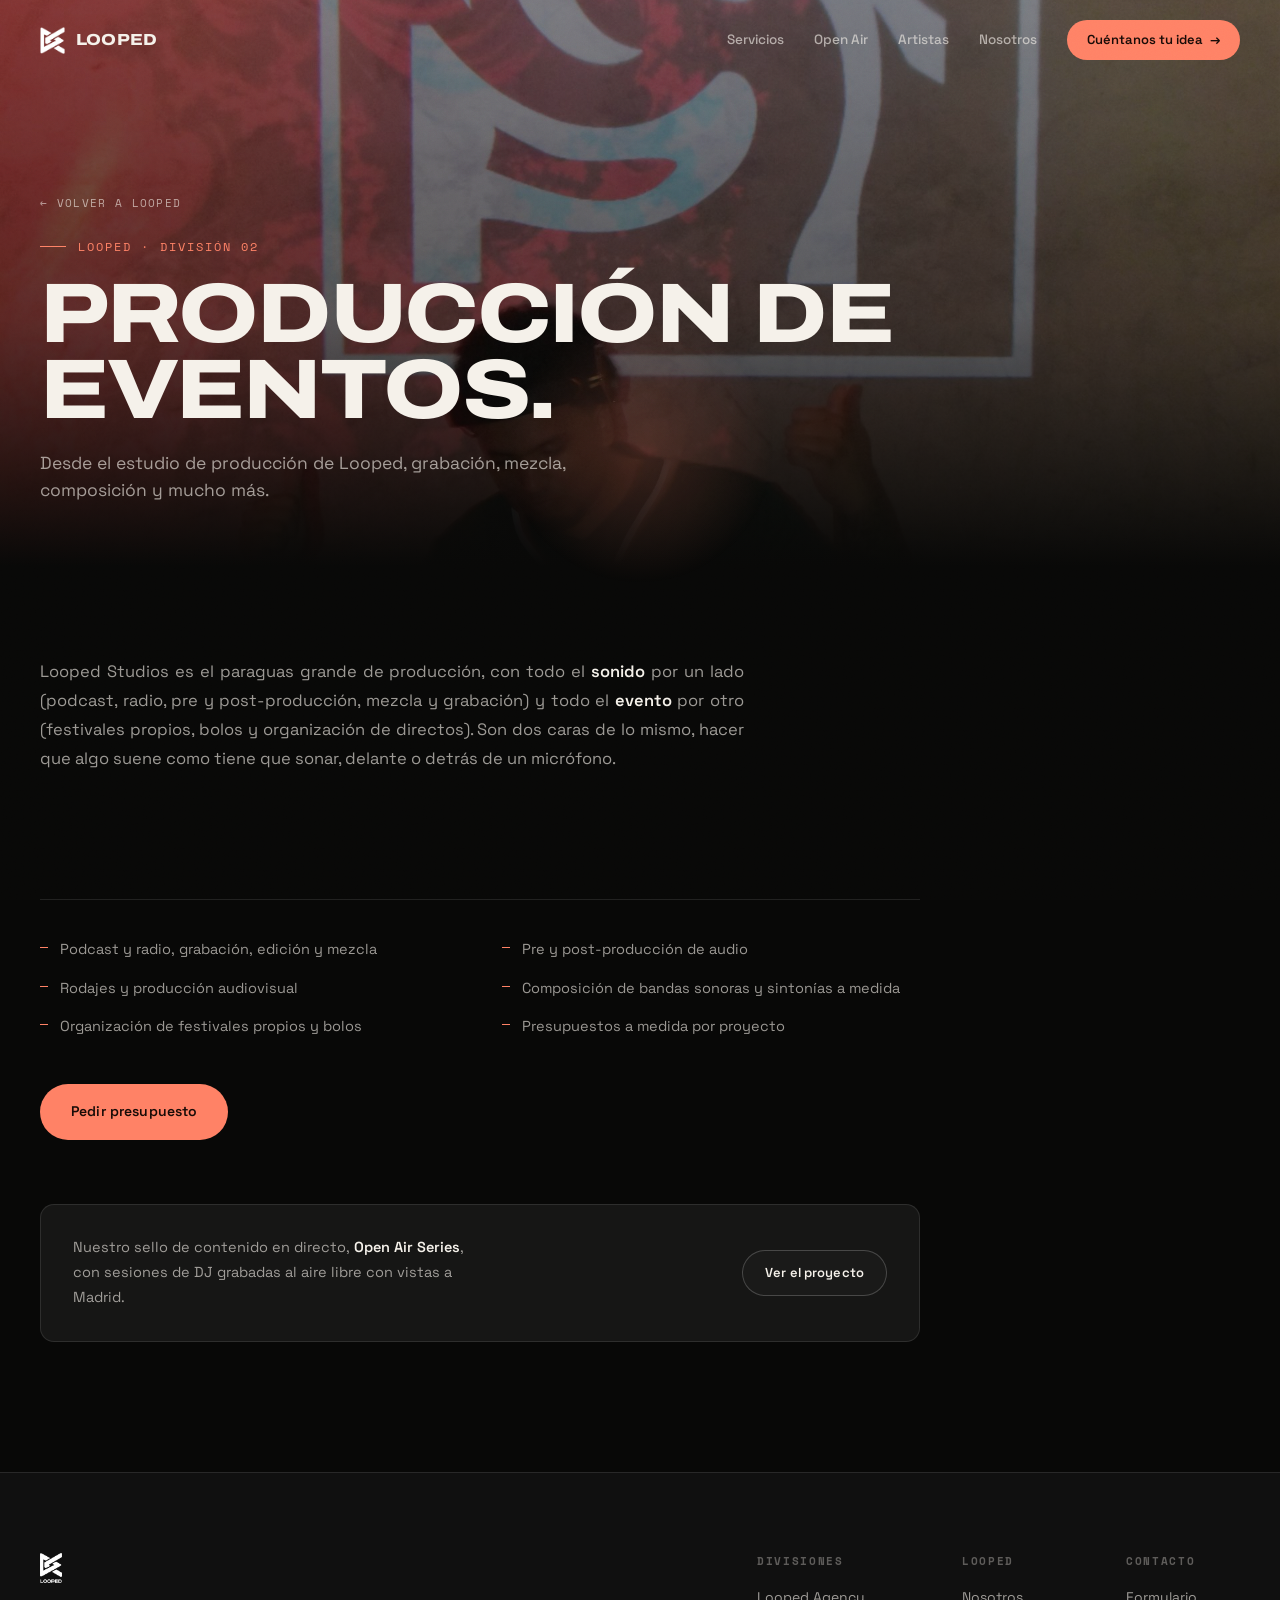
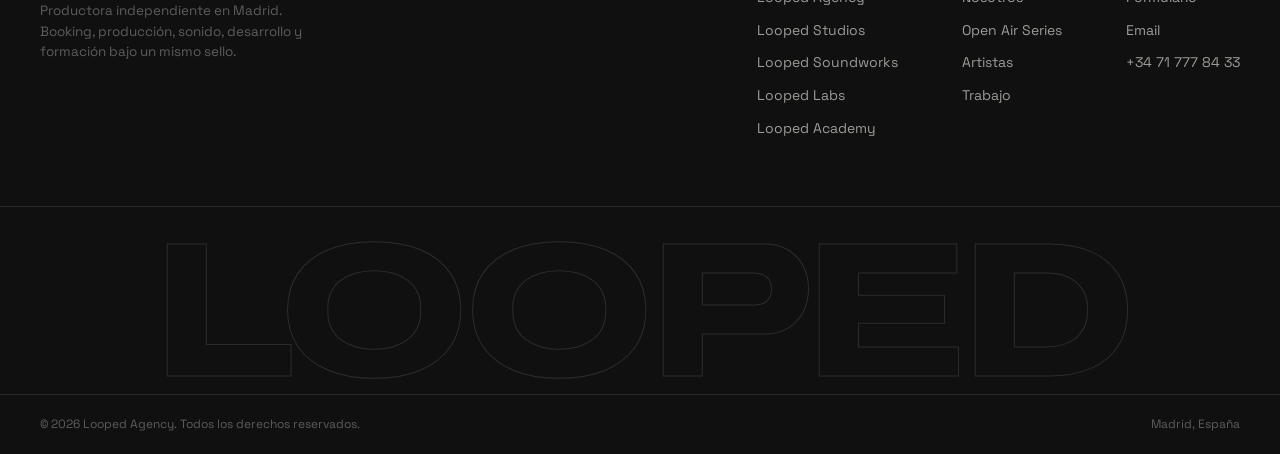
<file: studios.html>
<!DOCTYPE html>
<html lang="es">
<head>
<meta charset="UTF-8">
<meta name="viewport" content="width=device-width, initial-scale=1.0">
<title>Looped Studios | Producción de sonido y evento</title>
<meta name="description" content="Looped Studios, el estudio de producción integral. Podcast, radio, pre y post-producción, rodajes, bandas sonoras, festivales y bolos.">
<meta name="theme-color" content="#080807">
<link rel="icon" href="assets/img/logo-mark.png">
<link rel="preconnect" href="https://fonts.googleapis.com">
<link rel="preconnect" href="https://fonts.gstatic.com" crossorigin>
<link href="https://fonts.googleapis.com/css2?family=Archivo:wdth,wght@75..125,400..900&family=Fraunces:ital,opsz,wght@0,9..144,300;0,9..144,500;1,9..144,300;1,9..144,400&family=Space+Grotesk:wght@400;500;600;700&family=Space+Mono:wght@400;700&display=swap" rel="stylesheet">
<link rel="stylesheet" href="css/style.css">
</head>
<body>

<div class="scroll-progress" id="scrollProgress"></div>
<div class="grain"></div>
<div class="cursor-glow" id="cursorGlow"></div>

<header class="site-header" id="siteHeader">
  <div class="wrap-wide header-inner">
    <a href="index.html" class="brand">
      <img src="assets/img/logo-mark.png" alt="Looped" class="brand-mark">
      <span class="brand-word">LOOPED</span>
    </a>
    <nav class="main-nav" id="mainNav">
      <a href="index.html#ecosistema">Servicios</a>
      <a href="index.html#openair">Open Air</a>
      <a href="index.html#artistas">Artistas</a>
      <a href="nosotros.html">Nosotros</a>
      <a href="contacto.html" class="nav-cta"><span>Cuéntanos tu idea</span><span class="arrow">&rarr;</span></a>
    </nav>
    <button class="burger" id="burger" aria-label="Abrir menú" aria-expanded="false">
      <span></span><span></span><span></span>
    </button>
  </div>
</header>

<main id="top">

  <section class="subhero subhero--photo">
    <div class="subhero-bg"><img src="assets/img/hero/hero-4.jpg" alt="" aria-hidden="true"></div>
    <div class="wrap">
      <a href="index.html#ecosistema" class="subhero-back reveal">← Volver a Looped</a>
      <p class="section-label reveal">Looped · División 02</p>
      <h1 class="hero-title reveal" style="max-width:20ch;">Producción de eventos.</h1>
      <p class="hero-sub reveal">Desde el estudio de producción de Looped, grabación, mezcla, composición y mucho más.</p>
    </div>
  </section>

  <section class="section" style="padding-top:80px;">
    <div class="wrap division-content">
      <p class="reveal">Looped Studios es el paraguas grande de producción, con todo el <strong>sonido</strong> por un lado (podcast, radio, pre y post-producción, mezcla y grabación) y todo el <strong>evento</strong> por otro (festivales propios, bolos y organización de directos). Son dos caras de lo mismo, hacer que algo suene como tiene que sonar, delante o detrás de un micrófono.</p>
      <p class="reveal">También componemos <strong>bandas sonoras y sintonías a medida</strong> para proyectos audiovisuales, videojuegos y marca, con el mismo equipo que graba y organiza directos.</p>

      <ul class="division-list reveal">
        <li>Podcast y radio, grabación, edición y mezcla</li>
        <li>Pre y post-producción de audio</li>
        <li>Rodajes y producción audiovisual</li>
        <li>Composición de bandas sonoras y sintonías a medida</li>
        <li>Organización de festivales propios y bolos</li>
        <li>Presupuestos a medida por proyecto</li>
      </ul>

      <div class="division-actions reveal">
        <a href="contacto.html" class="btn btn-primary"><span>Pedir presupuesto</span></a>
      </div>

      <div class="division-cross reveal">
        <p>Nuestro sello de contenido en directo, <strong>Open Air Series</strong>, con sesiones de DJ grabadas al aire libre con vistas a Madrid.</p>
        <a href="index.html#openair" class="btn btn-ghost btn-small"><span>Ver el proyecto</span></a>
      </div>
    </div>
  </section>

</main>

<footer class="site-footer">
  <div class="wrap footer-inner">
    <div class="footer-brand">
      <img src="assets/img/logo-blanco.png" alt="Looped">
      <p>Productora independiente en Madrid. Booking, producción, sonido, desarrollo y formación bajo un mismo sello.</p>
    </div>
    <div class="footer-cols">
      <div>
        <h4>Divisiones</h4>
        <a href="agency.html">Looped Agency</a>
        <a href="studios.html">Looped Studios</a>
        <a href="soundworks.html">Looped Soundworks</a>
        <a href="labs.html">Looped Labs</a>
        <a href="academy.html">Looped Academy</a>
      </div>
      <div>
        <h4>Looped</h4>
        <a href="nosotros.html">Nosotros</a>
        <a href="index.html#openair">Open Air Series</a>
        <a href="index.html#artistas">Artistas</a>
        <a href="index.html#proyectos">Trabajo</a>
      </div>
      <div>
        <h4>Contacto</h4>
        <a href="contacto.html">Formulario</a>
        <a href="mailto:loopedagency@jorgeaguileravillegas.com">Email</a>
        <a href="tel:+34717778433">+34 71 777 84 33</a>
      </div>
    </div>
  </div>
  <div class="footer-wordmark" aria-hidden="true"><p>LOOPED</p></div>
  <div class="footer-bottom">
    <p>&copy; <span id="year"></span> Looped Agency. Todos los derechos reservados.</p>
    <p>Madrid, España</p>
  </div>
</footer>

<script src="js/main.js"></script>
</body>
</html>
</file>
<file: css/style.css>
/* ============================================================
   LOOPED — Sistema de diseño
   Paleta salmón/coral sobre negro. Display expandido + serif
   italic de acento + mono para metadatos.
   ============================================================ */

:root{
  --font-display:'Archivo', 'Space Grotesk', sans-serif;
  --font-serif:'Fraunces', serif;
  --font-sans:'Space Grotesk', sans-serif;
  --font-mono:'Space Mono', ui-monospace, monospace;

  --radius:14px;
  --radius-lg:22px;
  --ease:cubic-bezier(.16,.84,.44,1);
  --ease-out:cubic-bezier(.22,1,.36,1);

  --bg:#080807;
  --bg-alt:#101010;
  --bg-card:#161615;
  --bg-raise:#1d1d1c;
  --line:rgba(255,255,255,.1);
  --line-strong:rgba(255,255,255,.2);
  --fg:#f5f1ea;
  --fg-dim:rgba(245,241,234,.62);
  --fg-faint:rgba(245,241,234,.34);

  --accent:#ff8266;
  --accent-2:#ffb199;
  --accent-deep:#e2543a;
  --accent-contrast:#180b07;

  --shell:1320px;
  --gutter:40px;
}

*,*::before,*::after{ box-sizing:border-box; }
html{ scroll-behavior:smooth; }
body{
  margin:0;
  background:var(--bg);
  color:var(--fg);
  font-family:var(--font-sans);
  font-size:16px;
  line-height:1.55;
  -webkit-font-smoothing:antialiased;
  overflow-x:hidden;
}
body.is-locked{ overflow:hidden; }
p{ text-align:justify; text-justify:inter-word; hyphens:auto; -webkit-hyphens:auto; }
/* en columnas estrechas la justificación abre huecos feos, ahí va a la izquierda */
.service-card p, .project-copy p, .cred p, .process-step p, .team-card-bio,
.artist-card p, .founder-card p.founder-bio, .stat p, .footer-brand p, .check small,
.oa-note, .form-note, .form-status, .artists-note, .hero-sub, .section-intro,
.contact-copy p, .division-cross p, .faq-a-inner p{ text-align:left; hyphens:manual; }
img{ max-width:100%; display:block; }
a{ color:inherit; text-decoration:none; }
ul{ list-style:none; margin:0; padding:0; }
button{ font:inherit; }
.wrap{ max-width:var(--shell); margin:0 auto; padding:0 var(--gutter); }
.wrap-wide{ max-width:1600px; margin:0 auto; padding:0 var(--gutter); }

::selection{ background:var(--accent); color:var(--accent-contrast); }

:focus-visible{ outline:2px solid var(--accent); outline-offset:3px; border-radius:4px; }

/* los anclajes no deben quedar debajo del header fijo */
[id]{ scroll-margin-top:100px; }

/* ---------- helpers tipográficos ---------- */
.display{
  font-family:var(--font-display);
  font-weight:800;
  font-stretch:118%;
  text-transform:uppercase;
  letter-spacing:-.02em;
  line-height:.92;
  margin:0;
}
.mono{
  font-family:var(--font-mono);
  font-size:11.5px;
  letter-spacing:.16em;
  text-transform:uppercase;
}
.serif-em{ font-family:var(--font-serif); font-style:italic; font-weight:400; text-transform:none; letter-spacing:-.01em; }
.accent{ color:var(--accent); }

/* ---------- grano + glow ---------- */
.grain{
  position:fixed; inset:0; z-index:998; pointer-events:none;
  opacity:.055; mix-blend-mode:overlay;
  background-image:url("data:image/svg+xml,%3Csvg xmlns='http://www.w3.org/2000/svg' width='140' height='140'%3E%3Cfilter id='n'%3E%3CfeTurbulence type='fractalNoise' baseFrequency='0.85' numOctaves='2' stitchTiles='stitch'/%3E%3C/filter%3E%3Crect width='100%25' height='100%25' filter='url(%23n)'/%3E%3C/svg%3E");
}
.cursor-glow{
  position:fixed; top:0; left:0; width:270px; height:270px;
  margin-left:-135px; margin-top:-135px;
  border-radius:50%; pointer-events:none; z-index:1;
  background:radial-gradient(circle, color-mix(in srgb, var(--accent) 20%, transparent) 0%, transparent 70%);
  transform:translate(var(--x,50vw), var(--y,50vh));
  transition:opacity .4s var(--ease);
  will-change:transform;
}

/* ---------- barra de progreso de scroll ---------- */
.scroll-progress{
  position:fixed; top:0; left:0; height:2px; z-index:120;
  width:100%; transform:scaleX(0); transform-origin:0 50%;
  background:linear-gradient(90deg, var(--accent-deep), var(--accent), var(--accent-2));
}

/* ============================================================
   PRELOADER
   ============================================================ */
.preloader{
  position:fixed; inset:0; z-index:2000; background:var(--bg);
  display:flex; align-items:center; justify-content:center; flex-direction:column; gap:26px;
  transition:opacity .7s var(--ease), visibility .7s;
}
.preloader.done{ opacity:0; visibility:hidden; }
.preloader img{ width:64px; opacity:0; animation:preIn .9s var(--ease-out) forwards; }
.pre-bar{ width:min(280px,50vw); height:2px; background:var(--line); overflow:hidden; }
.pre-bar span{ display:block; height:100%; width:0; background:var(--accent); transition:width .2s linear; }
.pre-count{ color:var(--fg-faint); }
@keyframes preIn{ from{ opacity:0; transform:translateY(14px) scale(.94);} to{ opacity:1; transform:none;} }

/* ============================================================
   HEADER
   ============================================================ */
.site-header{
  position:fixed; top:0; left:0; right:0; z-index:100;
  padding:20px 0;
  transition:padding .35s var(--ease), transform .45s var(--ease), border-color .35s var(--ease);
  border-bottom:1px solid transparent;
}
.site-header::before{
  content:''; position:absolute; inset:0; z-index:-1;
  background:rgba(8,8,7,.78); backdrop-filter:blur(16px) saturate(120%);
  opacity:0; transition:opacity .35s var(--ease);
}
.site-header.scrolled{ padding:12px 0; border-bottom:1px solid var(--line); }
.site-header.scrolled::before{ opacity:1; }
.site-header.hidden{ transform:translateY(-105%); }
.header-inner{ display:flex; align-items:center; justify-content:space-between; gap:24px; }
.brand{ display:flex; align-items:center; gap:11px; }
.brand-mark{ height:27px; width:auto; }
.brand-word{
  font-family:var(--font-display); font-weight:800; font-stretch:115%;
  letter-spacing:.02em; font-size:16px;
}

.main-nav{ display:flex; align-items:center; gap:30px; }
.main-nav a{
  font-size:13.5px; font-weight:500; color:var(--fg-dim);
  position:relative; padding:4px 0; transition:color .25s var(--ease);
}
.main-nav a:hover{ color:var(--fg); }
.main-nav a:not(.nav-cta)::after{
  content:''; position:absolute; left:0; right:100%; bottom:-2px; height:1px;
  background:var(--accent); transition:right .3s var(--ease);
}
.main-nav a:not(.nav-cta):hover::after{ right:0; }
.main-nav a.is-current{ color:var(--fg); }
.main-nav a.is-current:not(.nav-cta)::after{ right:0; }
.main-nav .nav-cta{
  background:var(--accent); color:var(--accent-contrast) !important;
  padding:10px 20px; border-radius:999px; font-weight:600; font-size:13px;
  display:inline-flex; align-items:center; gap:7px; white-space:nowrap;
  transition:transform .25s var(--ease), box-shadow .25s var(--ease), background .25s var(--ease);
}
.main-nav .nav-cta:hover{ transform:translateY(-2px); background:var(--accent-2); box-shadow:0 10px 26px color-mix(in srgb, var(--accent) 42%, transparent); }
.main-nav .nav-cta .arrow{ transition:transform .25s var(--ease); }
.main-nav .nav-cta:hover .arrow{ transform:translateX(3px); }

.burger{ display:none; flex-direction:column; justify-content:center; gap:5px; width:34px; height:34px; background:none; border:none; cursor:pointer; }
.burger span{ height:2px; width:100%; background:var(--fg); transition:.3s var(--ease); }

/* ============================================================
   HERO
   ============================================================ */
.hero{
  position:relative; min-height:100svh; display:flex; align-items:flex-end;
  overflow:hidden; isolation:isolate;
}
.hero-slides{ position:absolute; inset:0; z-index:0; background:#000; }
.hero-slide{
  position:absolute; inset:0; opacity:0;
  transition:opacity 1.5s var(--ease);
}
.hero-slide.active{ opacity:1; }
.hero-slide img{
  width:100%; height:100%; object-fit:cover;
  transform:scale(1.06);
}
.hero-slide.active img{ animation:kenburns 9s linear forwards; }
@keyframes kenburns{ from{ transform:scale(1.04); } to{ transform:scale(1.14); } }
.hero-overlay{
  position:absolute; inset:0; z-index:1; pointer-events:none;
  background:
    linear-gradient(0deg, var(--bg) 1%, rgba(8,8,7,.5) 42%, rgba(8,8,7,.18) 72%),
    linear-gradient(100deg, rgba(8,8,7,.88) 0%, rgba(8,8,7,.26) 62%);
}
.hero-vignette{
  position:absolute; inset:0; z-index:1; pointer-events:none;
  box-shadow:inset 0 0 220px 40px rgba(0,0,0,.55);
}

.hero-content{ position:relative; z-index:3; padding-bottom:110px; padding-top:170px; width:100%; }

/* indicador propio de Looped: un bucle que se cierra con cada imagen */
.hero-loop{
  display:inline-flex; align-items:center; gap:11px; margin-bottom:26px;
  padding:6px 16px 6px 7px; border:1px solid var(--line-strong); border-radius:999px;
  background:rgba(8,8,7,.42); backdrop-filter:blur(8px);
}
.loop-ring{ width:24px; height:24px; flex:none; transform:rotate(-90deg); }
.loop-ring circle{ fill:none; stroke-width:2.4; }
.loop-ring .bg{ stroke:rgba(255,255,255,.18); }
.loop-ring .fg{
  stroke:var(--accent); stroke-linecap:round;
  stroke-dasharray:97.4; stroke-dashoffset:97.4;
}
.hero-loop.run .loop-ring .fg{ animation:loopfill var(--loop-dur,6.2s) linear forwards; }
@keyframes loopfill{ from{ stroke-dashoffset:97.4; } to{ stroke-dashoffset:0; } }
.hero-loop .label{ color:var(--fg-dim); }
.hero-loop .idx{ color:var(--accent); font-variant-numeric:tabular-nums; }
.hero-loop .idx b{ font-weight:700; }
.hero-loop .sep{ color:var(--fg-faint); }

.hero-title{
  font-family:var(--font-display); font-weight:800; font-stretch:118%;
  text-transform:uppercase; letter-spacing:-.028em; line-height:.9;
  font-size:clamp(2.5rem, 8.4vw, 8.2rem);
  margin:0 0 28px; max-width:15ch;
}
/* padding + margen negativo para que la máscara no corte tildes ni acentos */
.hero-title .line{ display:block; overflow:hidden; padding-top:.14em; margin-top:-.14em; }
.hero-title .line > span{ display:block; transform:translateY(105%); transition:transform 1s var(--ease-out); }
.hero.loaded .hero-title .line > span{ transform:translateY(0); }
.hero.loaded .hero-title .line:nth-child(2) > span{ transition-delay:.1s; }
.hero.loaded .hero-title .line:nth-child(3) > span{ transition-delay:.2s; }
.hero-title em{
  font-family:var(--font-serif); font-style:italic; font-weight:300;
  text-transform:none; color:var(--accent); font-stretch:normal; letter-spacing:-.02em;
}

.hero-sub{ font-size:17.5px; color:var(--fg-dim); max-width:48ch; margin:0 0 38px; text-align:left; }
.hero-actions{ display:flex; gap:14px; flex-wrap:wrap; align-items:center; }

.hero-foot{
  position:absolute; left:0; right:0; bottom:30px; z-index:3;
  display:flex; align-items:flex-end; justify-content:space-between; gap:30px;
}
.hero-caption{ display:flex; flex-direction:column; gap:4px; }
.hero-caption .mono{ color:var(--fg-faint); }
.hero-caption strong{ font-size:14px; font-weight:600; color:var(--fg); letter-spacing:.01em; }
.hero-dots{ display:flex; gap:9px; align-items:center; }
.hero-dots button{
  width:30px; height:3px; border:none; padding:0; cursor:pointer; border-radius:2px;
  background:rgba(255,255,255,.26); transition:background .3s var(--ease), width .3s var(--ease);
}
.hero-dots button.on{ background:var(--accent); width:52px; }

.scroll-cue{ display:flex; flex-direction:column; align-items:center; gap:9px; }
.scroll-cue span{
  width:1px; height:46px; background:linear-gradient(var(--fg-faint), transparent);
  position:relative; overflow:hidden;
}
.scroll-cue span::after{
  content:''; position:absolute; top:-100%; left:0; width:100%; height:100%;
  background:var(--accent); animation:scrollcue 2.2s var(--ease) infinite;
}
@keyframes scrollcue{ to{ top:100%; } }
.scroll-cue p{ writing-mode:vertical-rl; font-size:10.5px; letter-spacing:.22em; color:var(--fg-faint); margin:0; font-family:var(--font-mono); text-transform:uppercase; }

/* ============================================================
   BOTONES
   ============================================================ */
.btn{
  display:inline-flex; align-items:center; justify-content:center; gap:9px;
  border-radius:999px; padding:16px 30px; font-weight:600; font-size:14px;
  letter-spacing:.01em; cursor:pointer; border:1px solid transparent;
  position:relative; overflow:hidden; isolation:isolate;
  transition:transform .3s var(--ease), border-color .3s var(--ease), color .3s var(--ease), background .3s var(--ease);
}
.btn span{ position:relative; z-index:1; }
.btn .arrow{ position:relative; z-index:1; transition:transform .3s var(--ease); }
.btn:hover .arrow{ transform:translateX(4px); }
.btn-primary{ background:var(--accent); color:var(--accent-contrast); }
.btn-primary:hover{ transform:translateY(-3px); background:var(--accent-2); box-shadow:0 16px 34px color-mix(in srgb, var(--accent) 38%, transparent); }
.btn-ghost{ border-color:var(--line-strong); color:var(--fg); background:rgba(255,255,255,.02); }
.btn-ghost:hover{ border-color:var(--accent); color:var(--accent); }
.btn-small{ padding:12px 22px; font-size:13px; }
.btn-full{ width:100%; }
.btn[disabled]{ opacity:.5; pointer-events:none; }

/* ============================================================
   MARQUEE
   ============================================================ */
.marquee{
  border-top:1px solid var(--line); border-bottom:1px solid var(--line);
  overflow:hidden; white-space:nowrap; padding:16px 0; background:var(--bg-alt);
  position:relative; z-index:2;
}
.marquee-track{ display:inline-flex; gap:26px; align-items:center; animation:marquee 30s linear infinite; }
.marquee-track span{
  font-family:var(--font-display); font-weight:800; font-stretch:112%;
  text-transform:uppercase; font-size:17px; letter-spacing:.01em; color:var(--fg);
}
.marquee-track span.dot{ color:var(--accent); font-size:26px; line-height:0; position:relative; top:-1px; }
.marquee-track span.soft{
  font-family:var(--font-serif); font-style:italic; font-weight:300; text-transform:none;
  color:var(--fg-faint); font-size:20px; font-stretch:normal;
}
@keyframes marquee{ from{ transform:translateX(0); } to{ transform:translateX(-25%); } }

/* ============================================================
   SECCIONES GENÉRICAS
   ============================================================ */
.section{ padding:130px 0; position:relative; }
.section-tight{ padding:92px 0; }
.section-head{ display:flex; align-items:flex-end; justify-content:space-between; gap:40px; flex-wrap:wrap; margin-bottom:56px; }
.section-label{
  font-family:var(--font-mono); font-size:11.5px; letter-spacing:.18em; text-transform:uppercase;
  color:var(--accent); margin:0 0 20px; display:flex; align-items:center; gap:12px;
}
.section-label::before{ content:''; width:26px; height:1px; background:var(--accent); }
.section-title{
  font-family:var(--font-display); font-weight:800; font-stretch:116%;
  text-transform:uppercase; letter-spacing:-.024em; line-height:.94;
  font-size:clamp(2rem,5.4vw,4.4rem); margin:0; max-width:16ch;
}
.section-title em{
  font-family:var(--font-serif); font-style:italic; font-weight:300; text-transform:none;
  color:var(--accent); font-stretch:normal; letter-spacing:-.02em;
}
.section-intro{ color:var(--fg-dim); font-size:16px; max-width:44ch; margin:0; }

/* ============================================================
   MANIFIESTO + STATS
   ============================================================ */
.manifesto-grid{ max-width:1000px; }
.manifesto-text{
  font-family:var(--font-serif); font-weight:300; font-size:clamp(1.5rem,3.6vw,2.9rem);
  line-height:1.28; color:var(--fg-dim); margin:0; letter-spacing:-.015em; text-align:left;
}
.manifesto-text strong{ color:var(--fg); font-weight:500; }
.manifesto-text em{ color:var(--accent); font-style:italic; }
.manifesto-credential{
  font-size:15px; color:var(--fg-dim); max-width:58ch; margin:34px 0 0;
  padding-left:20px; border-left:2px solid var(--accent);
}
.manifesto-credential strong{ color:var(--fg); font-weight:600; }
.stats-row{
  margin-top:86px; display:grid; grid-template-columns:repeat(4,1fr); gap:30px;
  border-top:1px solid var(--line); padding-top:44px;
}
.stat p{ margin:8px 0 0; color:var(--fg-dim); font-size:13.5px; text-align:left; }
.stat-number{
  font-family:var(--font-display); font-weight:800; font-stretch:112%;
  font-size:clamp(2.4rem,4.4vw,3.8rem); color:var(--fg); line-height:1; letter-spacing:-.03em;
  font-variant-numeric:tabular-nums;
}
.stat-plus{ font-family:var(--font-display); font-weight:800; font-size:1.9rem; color:var(--accent); }

/* ============================================================
   ECOSISTEMA (servicios)
   ============================================================ */
.services-grid{
  display:grid; grid-template-columns:repeat(3,1fr); gap:1px;
  background:var(--line); border:1px solid var(--line); border-radius:var(--radius-lg); overflow:hidden;
}
.service-card{
  background:var(--bg-card); padding:38px 32px 32px; min-height:280px;
  display:flex; flex-direction:column; justify-content:space-between;
  position:relative; overflow:hidden; isolation:isolate;
  transition:background .4s var(--ease);
}
.service-card::before{
  content:''; position:absolute; inset:0; z-index:-2;
  background-image:var(--media); background-size:cover; background-position:center;
  opacity:0; transform:scale(1.1); transition:opacity .6s var(--ease), transform 1s var(--ease);
}
.service-card::after{
  content:''; position:absolute; inset:0; z-index:-1;
  background:linear-gradient(180deg, rgba(8,8,7,.5), rgba(8,8,7,.84));
  opacity:0; transition:opacity .6s var(--ease);
}
.service-card[data-media]:hover::before{ opacity:.85; transform:scale(1); }
.service-card[data-media]:hover::after{ opacity:1; }
.service-card:hover{ background:var(--bg-raise); }
.service-card--wide{ grid-column:span 2; }
/* seis tarjetas, la sexta es la salida a contacto para no dejar la rejilla coja */
.services-grid--six .service-card{ min-height:238px; }
.service-card--cta{
  background:linear-gradient(150deg, color-mix(in srgb, var(--accent) 14%, var(--bg-card)), var(--bg-card) 62%);
}
.service-card--cta h3{ color:var(--accent); }
.service-card--cta h3 small{ color:var(--fg-dim); }
.service-card--cta .service-index{ color:var(--fg-faint); }
.service-card--cta:hover{ background:linear-gradient(150deg, color-mix(in srgb, var(--accent) 22%, var(--bg-card)), var(--bg-raise) 62%); }
.service-card--cta .service-more{ color:var(--accent); }
.service-head{ display:flex; flex-direction:column; gap:22px; }
.service-index{ font-family:var(--font-mono); font-size:11.5px; letter-spacing:.16em; color:var(--accent); }
.service-card h3{
  font-family:var(--font-display); font-weight:800; font-stretch:112%; text-transform:uppercase;
  font-size:1.42rem; letter-spacing:-.02em; margin:0; line-height:1;
}
.service-card h3 small{ display:block; font-family:var(--font-serif); font-style:italic; font-weight:300; text-transform:none; font-size:.95rem; color:var(--accent); letter-spacing:0; margin-top:7px; font-stretch:normal; }
.service-card p{ color:var(--fg-dim); font-size:14.5px; margin:18px 0 26px; }
.service-tag{
  align-self:flex-start; font-family:var(--font-mono); font-size:10.5px; letter-spacing:.12em; text-transform:uppercase;
  color:var(--fg-faint); border:1px solid var(--line); border-radius:999px; padding:6px 13px;
}
.service-foot{ display:flex; align-items:center; justify-content:space-between; gap:14px; }
.service-more{ font-size:12px; font-weight:600; color:var(--fg-faint); white-space:nowrap; transition:color .25s var(--ease), transform .25s var(--ease); }
.service-card:hover .service-more{ color:var(--accent); transform:translateX(3px); }
.service-card:hover .service-tag{ border-color:var(--line-strong); color:var(--fg-dim); }

/* ============================================================
   OPEN AIR SERIES (lista interactiva + escenario)
   ============================================================ */
.oa{ background:var(--bg-alt); border-top:1px solid var(--line); border-bottom:1px solid var(--line); }
.oa-logo{ height:52px; width:auto; margin:0 0 20px; opacity:.9; }
.oa-body{ display:grid; grid-template-columns:1.05fr .95fr; gap:56px; align-items:start; }

.oa-stage{
  position:sticky; top:110px; border-radius:var(--radius-lg); overflow:hidden;
  border:1px solid var(--line); background:#000; aspect-ratio:3/2;
}
.oa-stage img{
  position:absolute; inset:0; width:100%; height:100%; object-fit:cover;
  opacity:0; transform:scale(1.05); transition:opacity .7s var(--ease), transform 1.2s var(--ease);
}
.oa-stage img.on{ opacity:1; transform:scale(1); }
.oa-stage-grad{ position:absolute; inset:0; background:linear-gradient(0deg, rgba(8,8,7,.78), transparent 55%); pointer-events:none; }
.oa-stage-meta{ position:absolute; left:24px; right:24px; bottom:20px; display:flex; align-items:flex-end; justify-content:space-between; gap:18px; }
.oa-stage-meta h4{ font-family:var(--font-display); font-weight:800; font-stretch:112%; text-transform:uppercase; font-size:1.25rem; margin:0; letter-spacing:-.02em; }
.oa-stage-meta .mono{ color:var(--accent); }

.oa-list{ border-top:1px solid var(--line); }
.oa-item{
  width:100%; display:grid; grid-template-columns:auto 1fr auto; align-items:center; gap:18px;
  padding:19px 4px; border:none; border-bottom:1px solid var(--line); background:none;
  color:var(--fg-dim); text-align:left; cursor:pointer;
  transition:color .3s var(--ease), padding .35s var(--ease), background .3s var(--ease);
}
.oa-item:hover, .oa-item.on{ color:var(--fg); padding-left:14px; }
.oa-item.on{ background:linear-gradient(90deg, color-mix(in srgb, var(--accent) 9%, transparent), transparent 70%); }
.oa-num{ font-family:var(--font-mono); font-size:11px; letter-spacing:.1em; color:var(--fg-faint); transition:color .3s var(--ease); }
.oa-item.on .oa-num, .oa-item:hover .oa-num{ color:var(--accent); }
.oa-place{ display:flex; flex-direction:column; gap:2px; min-width:0; }
.oa-place b{ font-family:var(--font-display); font-weight:700; font-stretch:108%; text-transform:uppercase; font-size:1.02rem; letter-spacing:-.01em; line-height:1.15; }
.oa-place span{ font-size:12.5px; color:var(--fg-faint); }
.oa-date{ font-family:var(--font-mono); font-size:11px; letter-spacing:.08em; color:var(--fg-faint); white-space:nowrap; }
.oa-aside{ margin-top:34px; display:flex; gap:14px; flex-wrap:wrap; align-items:center; }
.oa-note{ color:var(--fg-faint); font-size:13px; margin:22px 0 0; max-width:52ch; }

/* ============================================================
   TIRA DE FOTOS
   ============================================================ */
.strip{ padding:0; overflow:hidden; }
.strip-row{ display:flex; gap:14px; width:max-content; padding:7px 0; }
.strip-row.a{ animation:stripA 62s linear infinite; }
.strip-row.b{ animation:stripB 74s linear infinite; }
.strip:hover .strip-row{ animation-play-state:paused; }
.strip-row figure{ margin:0; width:250px; flex:0 0 auto; border-radius:12px; overflow:hidden; position:relative; background:var(--bg-card); }
.strip-row img{ width:100%; height:312px; object-fit:cover; filter:grayscale(.28) contrast(1.04); transition:filter .5s var(--ease), transform .8s var(--ease); }
.strip-row figure:hover img{ filter:none; transform:scale(1.05); }
@keyframes stripA{ from{ transform:translateX(0);} to{ transform:translateX(-50%);} }
@keyframes stripB{ from{ transform:translateX(-50%);} to{ transform:translateX(0);} }

/* ============================================================
   EVENTOS / PROYECTOS
   ============================================================ */
.projects-grid{ display:grid; grid-template-columns:repeat(3,1fr); gap:22px; }
.project-card{
  background:var(--bg-card); border:1px solid var(--line); border-radius:var(--radius-lg);
  overflow:hidden; transition:border-color .35s var(--ease), transform .45s var(--ease);
  display:flex; flex-direction:column;
}
.project-card:hover{ border-color:color-mix(in srgb, var(--accent) 60%, transparent); transform:translateY(-4px); }
.project-media{
  aspect-ratio:16/10; display:flex; align-items:center; justify-content:center;
  background:var(--bg); border-bottom:1px solid var(--line); overflow:hidden; position:relative;
}
.project-media img{ width:100%; height:100%; object-fit:cover; transition:transform .8s var(--ease); }
.project-card:hover .project-media img{ transform:scale(1.05); }
.project-media--logo{ background:#0d0d0c; }
.project-media--logo img{ width:58%; height:auto; object-fit:contain; }
.project-badge{
  position:absolute; top:14px; left:14px; z-index:2;
  font-family:var(--font-mono); font-size:10px; letter-spacing:.14em; text-transform:uppercase;
  padding:6px 11px; border-radius:999px; background:rgba(8,8,7,.66); backdrop-filter:blur(6px);
  border:1px solid var(--line-strong); color:var(--fg-dim);
}
.project-copy{ padding:28px 26px 30px; display:flex; flex-direction:column; flex:1; }
.project-copy h3{ font-family:var(--font-display); font-weight:800; font-stretch:112%; text-transform:uppercase; font-size:1.25rem; margin:0 0 12px; letter-spacing:-.02em; }
.project-copy p{ color:var(--fg-dim); font-size:14px; margin:0 0 20px; }
.project-copy .btn{ margin-top:auto; align-self:flex-start; }

/* ============================================================
   ARTISTAS
   ============================================================ */
.artists-rail{
  display:flex; gap:20px; overflow-x:auto; padding-bottom:22px; scroll-snap-type:x mandatory;
  scrollbar-width:none;
  /* alineado con .wrap en pantallas anchas, pero a sangre por la derecha */
  --rail-pad:max(var(--gutter), calc((100% - var(--shell)) / 2 + var(--gutter)));
  padding-inline:var(--rail-pad);
  scroll-padding-inline-start:var(--rail-pad);
}
.artists-rail::-webkit-scrollbar{ display:none; }
.artist-card{ flex:0 0 auto; width:238px; scroll-snap-align:start; }
.artist-photo{ width:238px; height:300px; border-radius:var(--radius); overflow:hidden; background:var(--bg-card); position:relative; }
.artist-photo img{ width:100%; height:100%; object-fit:cover; filter:grayscale(.6) contrast(1.06); transition:filter .5s var(--ease), transform .7s var(--ease); }
.artist-card:hover .artist-photo img{ filter:grayscale(0); transform:scale(1.06); }
.artist-card h3{ font-family:var(--font-display); font-weight:700; font-stretch:110%; text-transform:uppercase; font-size:1.02rem; margin:15px 0 3px; letter-spacing:-.01em; }
.artist-card p{ color:var(--fg-faint); font-size:12.5px; margin:0; font-family:var(--font-mono); letter-spacing:.08em; text-transform:uppercase; text-align:left; }
.artists-note{ text-align:center; color:var(--fg-faint); font-size:13.5px; margin-top:14px; }

/* ============================================================
   PROCESO — línea de tiempo de sesión (metáfora de DAW)
   El cabezal avanza con el scroll y va abriendo cada clip.
   ============================================================ */
.daw{ --play:0; margin-top:8px; }
.daw-ruler span.solo{ display:none; }
.daw-ruler{
  display:grid; grid-template-columns:repeat(4,1fr); gap:1px;
  border:1px solid var(--line); border-bottom:none; border-radius:var(--radius-lg) var(--radius-lg) 0 0;
  background:var(--line); overflow:hidden;
}
.daw-ruler span{
  background:var(--bg-alt); padding:11px 16px 10px;
  font-family:var(--font-mono); font-size:9.5px; letter-spacing:.16em; text-transform:uppercase;
  color:var(--fg-faint); position:relative;
}
.daw-ruler span::before{
  content:''; position:absolute; left:0; bottom:0; width:1px; height:9px; background:var(--accent);
}
.daw-ruler span::after{
  content:''; position:absolute; inset:auto 0 0 12px; height:5px;
  background-image:repeating-linear-gradient(90deg, var(--line-strong) 0 1px, transparent 1px 14px);
  opacity:.7;
}

.daw-track{
  position:relative; display:grid; grid-template-columns:repeat(4,1fr); gap:1px;
  background:var(--line); border:1px solid var(--line); border-top:none;
  border-radius:0 0 var(--radius-lg) var(--radius-lg); overflow:hidden;
}
.daw-playhead{
  position:absolute; top:0; bottom:0; left:calc(var(--play) * 100%); width:2px; z-index:5;
  background:linear-gradient(180deg, var(--accent), color-mix(in srgb, var(--accent) 10%, transparent));
  pointer-events:none; transition:left .12s linear;
  box-shadow:0 0 18px color-mix(in srgb, var(--accent) 55%, transparent);
}
.daw-playhead::before{
  content:''; position:absolute; top:-1px; left:50%; transform:translateX(-50%);
  border-left:6px solid transparent; border-right:6px solid transparent; border-top:8px solid var(--accent);
}

.daw-clip{
  background:var(--bg-card); padding:0 0 28px; display:flex; flex-direction:column;
  position:relative; overflow:hidden; transition:background .45s var(--ease);
}
.daw-clip::after{
  content:''; position:absolute; inset:0; pointer-events:none;
  background:linear-gradient(180deg, color-mix(in srgb, var(--accent) 12%, transparent), transparent 55%);
  opacity:0; transition:opacity .5s var(--ease);
}
.daw-clip.on{ background:var(--bg-raise); }
.daw-clip.on::after{ opacity:1; }

.daw-wave{
  display:flex; align-items:flex-end; gap:2px; height:74px; padding:0 22px;
  margin-bottom:22px; border-bottom:1px solid var(--line); position:relative; z-index:1;
}
.daw-wave b{
  flex:1; min-width:1px; border-radius:1px; background:rgba(245,241,234,.16);
  transform-origin:bottom; transition:background .5s var(--ease), opacity .5s var(--ease);
}
.daw-clip.on .daw-wave b{ background:var(--accent); opacity:.9; }
.daw-clip.done .daw-wave b{ background:rgba(255,130,102,.4); }

.daw-body{ padding:0 22px; display:flex; flex-direction:column; gap:12px; flex:1; position:relative; z-index:1; }
.daw-body .mono{ color:var(--fg-faint); transition:color .4s var(--ease); }
.daw-clip.on .daw-body .mono{ color:var(--accent); }
.daw-body h3{
  font-family:var(--font-display); font-weight:800; font-stretch:112%; text-transform:uppercase;
  font-size:1.12rem; margin:0; letter-spacing:-.02em; line-height:1.05;
}
.daw-body p{ color:var(--fg-dim); font-size:13.8px; margin:0; text-align:left; }
.daw-meta{
  margin-top:auto; padding-top:18px; font-family:var(--font-mono); font-size:10px;
  letter-spacing:.11em; text-transform:uppercase; color:var(--fg-faint);
  display:flex; align-items:center; gap:8px;
}
.daw-meta::before{ content:''; width:14px; height:1px; background:var(--line-strong); }
.daw-foot{
  display:flex; align-items:center; justify-content:space-between; gap:20px; flex-wrap:wrap;
  margin-top:22px; font-family:var(--font-mono); font-size:10px; letter-spacing:.14em;
  text-transform:uppercase; color:var(--fg-faint);
}
.daw-foot .now{ color:var(--accent); }

/* ============================================================
   CARRUSEL ANCLADO (artistas)
   ============================================================ */
.pin{ position:relative; }
.pin-sticky{
  position:sticky; top:0; min-height:100svh; display:flex; flex-direction:column;
  justify-content:center; gap:38px; overflow:hidden; padding:96px 0 56px;
}
.pin-head{ display:flex; align-items:flex-end; justify-content:space-between; gap:40px; flex-wrap:wrap; }
.pin-rail{ display:flex; gap:20px; width:max-content; will-change:transform; }
.pin-rail{ padding-inline:max(var(--gutter), calc((100vw - var(--shell)) / 2 + var(--gutter))); }
.pin-progress{ height:2px; background:var(--line); position:relative; }
.pin-progress i{ position:absolute; inset:0 auto 0 0; width:calc(var(--rail,0) * 100%); background:var(--accent); }
.pin-hint{
  display:flex; align-items:center; gap:10px; font-family:var(--font-mono); font-size:10px;
  letter-spacing:.14em; text-transform:uppercase; color:var(--fg-faint);
}
.pin-hint .bar{ width:34px; height:1px; background:var(--accent); }

/* en el carrusel anclado las tarjetas crecen para llenar la pantalla */
@media (min-width:761px){
  .pin-rail .artist-card{ width:296px; }
  .pin-rail .artist-photo{ width:296px; height:396px; }
  .pin-rail .artist-cta{ width:296px; height:396px; }
}
.artist-cta{
  flex:0 0 auto; width:238px; height:300px; border-radius:var(--radius);
  border:1px dashed var(--line-strong); display:flex; flex-direction:column;
  align-items:flex-start; justify-content:flex-end; gap:12px; padding:24px;
  transition:border-color .3s var(--ease), background .3s var(--ease);
}
.artist-cta:hover{ border-color:var(--accent); background:color-mix(in srgb, var(--accent) 7%, transparent); }
.artist-cta h3{ font-family:var(--font-display); font-weight:800; font-stretch:110%; text-transform:uppercase; font-size:1.05rem; margin:0; letter-spacing:-.01em; }
.artist-cta span{ font-size:12.5px; color:var(--fg-dim); }
.artist-cta .go{ color:var(--accent); font-weight:600; font-size:13px; }

/* ============================================================
   BANDA CTA CON FOTO
   ============================================================ */
.cta-band{ position:relative; overflow:hidden; isolation:isolate; padding:120px 0; text-align:center; }
.cta-band-bg{ position:absolute; inset:0; z-index:-2; }
.cta-band-bg img{ width:100%; height:100%; object-fit:cover; }
.cta-band::after{ content:''; position:absolute; inset:0; z-index:-1; background:linear-gradient(180deg, rgba(8,8,7,.86), rgba(8,8,7,.78)); }
.cta-band h2{
  font-family:var(--font-display); font-weight:800; font-stretch:118%; text-transform:uppercase;
  font-size:clamp(2rem,6.4vw,5.2rem); line-height:.92; letter-spacing:-.03em; margin:0 auto 26px; max-width:16ch;
}
.cta-band h2 em{ font-family:var(--font-serif); font-style:italic; font-weight:300; text-transform:none; color:var(--accent); font-stretch:normal; }
.cta-band p{ color:var(--fg-dim); max-width:52ch; margin:0 auto 36px; text-align:center; }
.cta-band .hero-actions{ justify-content:center; }

/* ============================================================
   CONTACTO
   ============================================================ */
.contact-inner{ display:grid; grid-template-columns:.9fr 1.1fr; gap:72px; align-items:start; }
/* sin esto, el email largo fuerza el ancho de la columna y desborda en móvil */
.contact-inner > *{ min-width:0; }
.contact-list a > span:first-child, .contact-list .contact-static > span:first-child{ overflow-wrap:anywhere; }
.contact-copy p{ color:var(--fg-dim); margin:0 0 34px; max-width:40ch; }
.contact-list{ display:flex; flex-direction:column; gap:0; border-top:1px solid var(--line); }
.contact-list li{ border-bottom:1px solid var(--line); }
.contact-list a, .contact-list .contact-static{
  display:flex; align-items:baseline; justify-content:space-between; gap:18px;
  padding:17px 0; font-size:15.5px; transition:color .25s var(--ease), padding .3s var(--ease);
}
.contact-list a:hover{ color:var(--accent); padding-left:8px; }
.contact-list .mono{ color:var(--fg-faint); }
.contact-badges{ display:flex; gap:10px; flex-wrap:wrap; margin-top:28px; }
.badge{
  font-family:var(--font-mono); font-size:10.5px; letter-spacing:.11em; text-transform:uppercase;
  border:1px solid var(--line); border-radius:999px; padding:8px 14px; color:var(--fg-dim);
}
.badge .dot{ color:var(--accent); }

.contact-form{
  display:flex; flex-direction:column; gap:26px;
  background:var(--bg-card); border:1px solid var(--line); border-radius:var(--radius-lg); padding:38px 36px 34px;
}
.form-row{ display:grid; grid-template-columns:1fr 1fr; gap:26px; }
.field{ position:relative; }
.field input, .field select, .field textarea{
  width:100%; background:transparent; border:none; border-bottom:1px solid var(--line);
  color:var(--fg); font-family:var(--font-sans); font-size:15.5px; padding:12px 0 10px;
  outline:none; transition:border-color .25s var(--ease); resize:none; border-radius:0;
}
.field textarea{ padding-top:22px; }
.field input:focus, .field textarea:focus{ border-color:var(--accent); }
.field input[type="date"]{ color-scheme:dark; }
.field label{
  position:absolute; left:0; top:12px; color:var(--fg-faint); font-size:15.5px; pointer-events:none;
  transition:.2s var(--ease); white-space:nowrap;
}
.field input:focus + label, .field input:not(:placeholder-shown) + label,
.field textarea:focus + label, .field textarea:not(:placeholder-shown) + label,
.field input[type="date"] + label{
  top:-13px; font-size:10.5px; letter-spacing:.14em; text-transform:uppercase; color:var(--accent);
  font-family:var(--font-mono);
}
.field .label-select{
  top:-13px; font-size:10.5px; letter-spacing:.14em; text-transform:uppercase; color:var(--fg-faint);
  font-family:var(--font-mono); pointer-events:auto;
}
.field.select-focus .label-select{ color:var(--accent); }
.field-static-label{
  display:block; font-family:var(--font-mono); font-size:10.5px; letter-spacing:.14em;
  text-transform:uppercase; color:var(--fg-faint); margin-bottom:14px;
}
.form-note{ font-size:11.5px; color:var(--fg-faint); text-align:center; margin:0; }
.char-count{ position:absolute; right:0; bottom:-18px; font-family:var(--font-mono); font-size:10px; color:var(--fg-faint); letter-spacing:.08em; }

/* chips de división */
.chips{ display:flex; flex-wrap:wrap; gap:9px; }
.chip{ position:relative; }
.chip input{ position:absolute; opacity:0; width:0; height:0; }
.chip span{
  display:inline-flex; align-items:center; gap:7px; cursor:pointer;
  font-family:var(--font-mono); font-size:10.5px; letter-spacing:.1em; text-transform:uppercase;
  border:1px solid var(--line); border-radius:999px; padding:10px 15px; color:var(--fg-dim);
  transition:border-color .25s var(--ease), color .25s var(--ease), background .25s var(--ease);
}
.chip span:hover{ border-color:var(--line-strong); color:var(--fg); }
.chip input:checked + span{ border-color:var(--accent); color:var(--accent-contrast); background:var(--accent); }
.chip input:focus-visible + span{ outline:2px solid var(--accent); outline-offset:3px; }

/* checkbox privacidad */
.check{ display:flex; align-items:flex-start; gap:12px; cursor:pointer; }
.check input{ position:absolute; opacity:0; width:0; height:0; }
.check .box{
  flex:none; width:18px; height:18px; border:1px solid var(--line-strong); border-radius:5px; margin-top:2px;
  display:grid; place-items:center; transition:border-color .2s var(--ease), background .2s var(--ease);
}
.check .box::after{ content:''; width:9px; height:5px; border-left:2px solid var(--accent-contrast); border-bottom:2px solid var(--accent-contrast); transform:rotate(-45deg) scale(0); transition:transform .2s var(--ease); margin-top:-2px; }
.check input:focus-visible + .box{ outline:2px solid var(--accent); outline-offset:3px; }
.check input:checked + .box{ background:var(--accent); border-color:var(--accent); }
.check input:checked + .box::after{ transform:rotate(-45deg) scale(1); }
.check small{ font-size:12.5px; color:var(--fg-dim); line-height:1.5; }
.check a{ color:var(--fg); border-bottom:1px solid var(--line-strong); }
.check a:hover{ color:var(--accent); border-color:var(--accent); }

/* estado de envío */
.form-status{ font-size:13px; margin:0; text-align:center; min-height:1em; }
.form-status.ok{ color:var(--accent); }
.form-status.err{ color:#ff7a7a; }

/* select personalizado */
.select-shell{ position:relative; }
.select-native{
  position:absolute; inset:0; width:100%; height:100%; margin:0; padding:0;
  opacity:0; pointer-events:none; border:none; background:transparent; appearance:none;
}
.select-trigger{
  width:100%; display:flex; align-items:center; justify-content:space-between; gap:10px;
  background:transparent; border:none; border-bottom:1px solid var(--line);
  color:var(--fg); font-family:var(--font-sans); font-size:15.5px; padding:12px 0 10px;
  cursor:pointer; text-align:left; transition:border-color .25s var(--ease);
}
.select-trigger.open{ border-color:var(--accent); }
.select-trigger-text{ min-height:1.2em; }
.select-chevron{ color:var(--fg-faint); flex:none; transition:transform .25s var(--ease); }
.select-trigger.open .select-chevron{ transform:rotate(180deg); color:var(--accent); }
.select-panel{
  position:absolute; left:0; right:0; top:calc(100% + 8px); z-index:20;
  background:var(--bg-raise); border:1px solid var(--line-strong); border-radius:12px;
  padding:6px; margin:0; list-style:none; max-height:280px; overflow-y:auto;
  opacity:0; visibility:hidden; transform:translateY(-6px);
  transition:opacity .2s var(--ease), transform .2s var(--ease), visibility .2s;
  box-shadow:0 24px 50px rgba(0,0,0,.6);
}
.select-panel.open{ opacity:1; visibility:visible; transform:translateY(0); }
.select-panel li{
  padding:11px 12px; border-radius:8px; font-size:14px; line-height:1.35;
  color:var(--fg-dim); cursor:pointer; transition:background .18s var(--ease), color .18s var(--ease);
}
.select-panel li.active, .select-panel li:hover{ background:color-mix(in srgb, var(--accent) 18%, transparent); color:var(--fg); }
.select-panel li.selected{ color:var(--accent); }

/* ============================================================
   FAQ
   ============================================================ */
.faq{ border-top:1px solid var(--line); max-width:900px; }
.faq-item{ border-bottom:1px solid var(--line); }
.faq-q{
  width:100%; display:flex; align-items:center; justify-content:space-between; gap:24px;
  background:none; border:none; color:var(--fg); cursor:pointer; text-align:left;
  padding:24px 0; font-family:var(--font-display); font-weight:700; font-stretch:108%;
  text-transform:uppercase; font-size:1.02rem; letter-spacing:-.01em;
  transition:color .25s var(--ease);
}
.faq-q:hover{ color:var(--accent); }
.faq-icon{ flex:none; width:16px; height:16px; position:relative; }
.faq-icon::before, .faq-icon::after{ content:''; position:absolute; inset:50% 0 auto 0; height:1.5px; background:currentColor; transition:transform .3s var(--ease); }
.faq-icon::after{ transform:rotate(90deg); }
.faq-item.open .faq-icon::after{ transform:rotate(0); }
.faq-item.open .faq-q{ color:var(--accent); }
.faq-a{ overflow:hidden; height:0; transition:height .38s var(--ease); }
.faq-a-inner{ padding:0 0 26px; color:var(--fg-dim); font-size:14.5px; max-width:64ch; }

/* ============================================================
   SUBPÁGINAS
   ============================================================ */
.subhero{ padding:190px 0 74px; border-bottom:1px solid var(--line); position:relative; overflow:hidden; }
.subhero--photo{ border-bottom:none; }
.subhero-bg{ position:absolute; inset:0; z-index:0; }
.subhero-bg img{ width:100%; height:100%; object-fit:cover; }
.subhero-bg::after{ content:''; position:absolute; inset:0; background:linear-gradient(0deg, var(--bg) 2%, rgba(8,8,7,.66) 45%, rgba(8,8,7,.5)); }
.subhero > .wrap{ position:relative; z-index:2; }
.subhero-back{
  display:inline-flex; align-items:center; gap:8px; font-family:var(--font-mono); font-size:11px;
  letter-spacing:.12em; text-transform:uppercase; color:var(--fg-dim); margin-bottom:26px;
  transition:color .25s var(--ease);
}
.subhero-back:hover{ color:var(--accent); }
.subhero .hero-title{ font-size:clamp(2.2rem,6.6vw,5.6rem); margin-bottom:22px; }
.subhero p.hero-sub{ margin-bottom:0; }

/* el contenido comparte el mismo raíl que la cabecera y el subhero, la medida
   de lectura se controla dentro (no moviendo el contenedor a la izquierda) */
.division-content p{ color:var(--fg-dim); font-size:16.5px; line-height:1.75; margin:0 0 24px; max-width:64ch; }
.division-content p strong{ color:var(--fg); font-weight:600; }
.division-list{
  display:grid; grid-template-columns:1fr 1fr; gap:16px 44px; margin:44px 0 46px;
  padding-top:38px; border-top:1px solid var(--line); max-width:880px;
}
.division-list li{ color:var(--fg-dim); font-size:14.5px; padding-left:20px; position:relative; }
.division-list li::before{ content:''; position:absolute; left:0; top:9px; width:8px; height:1px; background:var(--accent); }
.division-actions{ display:flex; gap:16px; flex-wrap:wrap; margin-top:6px; }
.division-cross{
  margin-top:64px; padding:30px 32px; background:var(--bg-card); border:1px solid var(--line);
  border-radius:var(--radius); display:flex; align-items:center; justify-content:space-between; gap:24px; flex-wrap:wrap;
  max-width:880px;
}
.division-cross p{ margin:0; color:var(--fg-dim); font-size:14.5px; max-width:44ch; }
.division-cross p strong{ color:var(--fg); }

/* fundadores / perfiles de artista */
.founders-grid{ display:grid; grid-template-columns:1fr 1fr; gap:1px; background:var(--line); border:1px solid var(--line); border-radius:var(--radius-lg); overflow:hidden; margin-top:60px; }
.founder-card{ background:var(--bg-card); display:flex; flex-direction:column; }
.founder-photo{ aspect-ratio:3/4; overflow:hidden; background:var(--bg); }
.founder-photo img{ width:100%; height:100%; object-fit:cover; filter:grayscale(.35) contrast(1.05); transition:filter .5s var(--ease), transform .6s var(--ease); }
.founder-card:hover .founder-photo img{ filter:grayscale(0); transform:scale(1.04); }
.founder-body{ padding:34px 32px 38px; display:flex; flex-direction:column; flex:1; }
.founder-role{ font-family:var(--font-mono); font-size:10.5px; letter-spacing:.14em; text-transform:uppercase; color:var(--accent); margin:0 0 8px; }
.founder-card h3{ font-family:var(--font-display); font-weight:800; font-stretch:112%; text-transform:uppercase; font-size:1.5rem; margin:0 0 5px; letter-spacing:-.02em; }
.founder-member{ color:var(--fg-faint); font-size:13.5px; margin:0 0 20px; }
.founder-card p.founder-bio{ color:var(--fg-dim); font-size:14.5px; line-height:1.65; margin:0 0 22px; }
.founder-genres{ display:flex; flex-wrap:wrap; gap:8px; margin-bottom:26px; }
.founder-genres span{
  font-family:var(--font-mono); font-size:10px; letter-spacing:.1em; text-transform:uppercase;
  color:var(--fg-faint); border:1px solid var(--line); border-radius:999px; padding:6px 13px;
}
.founder-links{ display:flex; gap:22px; margin-top:auto; }
.founder-links a{ font-size:14px; font-weight:600; color:var(--fg-dim); border-bottom:1px solid var(--line); padding-bottom:4px; transition:color .25s var(--ease), border-color .25s var(--ease); }
.founder-links a:hover{ color:var(--accent); border-color:var(--accent); }
.founders-note{ color:var(--fg-faint); font-size:13.5px; max-width:60ch; margin:32px 0 0; }

/* ============================================================
   EQUIPO (flip cards)
   ============================================================ */
/* flex en lugar de grid para que la última fila quede centrada y sin huecos */
.team-grid{ display:flex; flex-wrap:wrap; justify-content:center; gap:24px; }
.team-card{
  flex:0 1 calc((100% - 48px) / 3);
  aspect-ratio:3/4; perspective:1600px; cursor:pointer; background:none; border:none; padding:0;
  text-align:left; color:inherit;
}
.team-card-inner{
  position:relative; width:100%; height:100%; border-radius:var(--radius-lg);
  transition:transform .75s var(--ease-out); transform-style:preserve-3d;
}
.team-card.flipped .team-card-inner{ transform:rotateY(180deg); }
.team-card-face{
  position:absolute; inset:0; backface-visibility:hidden; -webkit-backface-visibility:hidden;
  border-radius:var(--radius-lg); overflow:hidden; border:1px solid var(--line); background:var(--bg-card);
}
.team-card-front img{
  width:100%; height:100%; object-fit:cover; filter:grayscale(.4) contrast(1.06);
  transition:filter .5s var(--ease), transform .8s var(--ease);
}
.team-card:hover .team-card-front img{ filter:grayscale(0); transform:scale(1.05); }
.team-card-overlay{
  position:absolute; inset:0; display:flex; flex-direction:column; justify-content:flex-end; padding:24px;
  background:linear-gradient(180deg, transparent 42%, rgba(8,8,7,.92) 100%);
}
.team-card-role{ font-family:var(--font-mono); font-size:10px; letter-spacing:.14em; text-transform:uppercase; color:var(--accent); margin:0 0 6px; }
.team-card-overlay h3{ font-family:var(--font-display); font-weight:800; font-stretch:112%; text-transform:uppercase; font-size:1.22rem; margin:0; letter-spacing:-.02em; line-height:1.05; }
.team-card-hint{
  position:absolute; top:16px; right:16px; font-family:var(--font-mono); font-size:9.5px;
  letter-spacing:.12em; text-transform:uppercase; color:var(--fg-dim);
  border:1px solid var(--line-strong); border-radius:999px; padding:6px 11px; background:rgba(8,8,7,.55);
  backdrop-filter:blur(6px); transition:color .25s var(--ease), border-color .25s var(--ease);
}
.team-card:hover .team-card-hint{ color:var(--accent); border-color:var(--accent); }
.team-card-back{ transform:rotateY(180deg); padding:30px 26px; display:flex; flex-direction:column; background:var(--bg-raise); }
.team-card-back h3{ font-family:var(--font-display); font-weight:800; font-stretch:112%; text-transform:uppercase; font-size:1.18rem; margin:0 0 14px; letter-spacing:-.02em; }
.team-card-bio{ color:var(--fg-dim); font-size:13.5px; line-height:1.62; margin:0 0 18px; flex:1; }
.team-card-tags{ display:flex; flex-wrap:wrap; gap:7px; margin-bottom:18px; }
.team-card-tags span{
  font-family:var(--font-mono); font-size:9.5px; letter-spacing:.1em; text-transform:uppercase;
  color:var(--fg-faint); border:1px solid var(--line); border-radius:999px; padding:5px 11px;
}
.team-card-links{ margin-top:auto; display:flex; gap:18px; flex-wrap:wrap; }
.team-card-links a{ font-size:12.5px; font-weight:600; color:var(--fg-dim); border-bottom:1px solid var(--line); padding-bottom:3px; transition:color .25s var(--ease), border-color .25s var(--ease); }
.team-card-links a:hover{ color:var(--accent); border-color:var(--accent); }

/* retrato de monograma para quien aún no tiene foto */
.team-mono{
  position:absolute; inset:0; display:flex; flex-direction:column; align-items:center; justify-content:center;
  background:
    radial-gradient(120% 90% at 50% 0%, color-mix(in srgb, var(--accent) 20%, transparent), transparent 62%),
    linear-gradient(160deg, #1a1a19, #0d0d0c);
}
.team-mono::after{
  content:''; position:absolute; inset:0;
  background-image:url("data:image/svg+xml,%3Csvg xmlns='http://www.w3.org/2000/svg' width='120' height='120'%3E%3Cfilter id='n'%3E%3CfeTurbulence type='fractalNoise' baseFrequency='0.9' numOctaves='2'/%3E%3C/filter%3E%3Crect width='100%25' height='100%25' filter='url(%23n)'/%3E%3C/svg%3E");
  opacity:.07; mix-blend-mode:overlay;
}
.team-mono b{
  font-family:var(--font-display); font-weight:800; font-stretch:125%;
  font-size:clamp(3.4rem,7vw,5rem); letter-spacing:-.05em; line-height:1;
  color:transparent; -webkit-text-stroke:1.5px color-mix(in srgb, var(--accent) 78%, transparent);
}
.team-mono i{
  position:absolute; width:58%; aspect-ratio:1; border-radius:50%;
  border:1px solid color-mix(in srgb, var(--accent) 26%, transparent);
}

/* ============================================================
   BLOQUE DE CREDENCIALES
   ============================================================ */
.cred-grid{ display:grid; grid-template-columns:repeat(3,1fr); gap:22px; }
.cred{
  background:var(--bg-card); border:1px solid var(--line); border-radius:var(--radius-lg);
  padding:32px 28px; display:flex; flex-direction:column; gap:14px;
  transition:border-color .35s var(--ease), transform .4s var(--ease);
}
.cred:hover{ border-color:color-mix(in srgb, var(--accent) 50%, transparent); transform:translateY(-3px); }
.cred .mono{ color:var(--accent); }
.cred h3{ font-family:var(--font-display); font-weight:800; font-stretch:110%; text-transform:uppercase; font-size:1.08rem; margin:0; letter-spacing:-.015em; }
.cred p{ color:var(--fg-dim); font-size:14px; margin:0; }

/* ============================================================
   FOOTER
   ============================================================ */
.site-footer{ border-top:1px solid var(--line); padding-top:80px; background:var(--bg-alt); position:relative; z-index:2; }
.footer-inner{ display:flex; justify-content:space-between; gap:60px; padding-bottom:56px; flex-wrap:wrap; }
.footer-brand{ max-width:290px; }
.footer-brand img{ height:30px; margin-bottom:18px; }
.footer-brand p{ color:var(--fg-faint); font-size:13.5px; text-align:left; }
.footer-cols{ display:flex; gap:64px; flex-wrap:wrap; }
.footer-cols h4{ font-family:var(--font-mono); font-size:10.5px; letter-spacing:.16em; text-transform:uppercase; color:var(--fg-faint); margin:0 0 18px; }
.footer-cols a{ display:block; color:var(--fg-dim); font-size:14px; margin-bottom:11px; transition:color .2s, transform .2s var(--ease); }
.footer-cols a:hover{ color:var(--accent); transform:translateX(3px); }
.footer-wordmark{ overflow:hidden; border-top:1px solid var(--line); }
.footer-wordmark p{
  font-family:var(--font-display); font-weight:800; font-stretch:125%; text-transform:uppercase;
  font-size:clamp(3rem,15vw,13rem); line-height:.86; letter-spacing:-.05em; margin:22px 0 0;
  color:transparent; -webkit-text-stroke:1px rgba(245,241,234,.13); text-align:center;
  user-select:none;
}
.footer-bottom{ border-top:1px solid var(--line); padding:20px var(--gutter); display:flex; justify-content:space-between; gap:20px; flex-wrap:wrap; }
.footer-bottom p{ font-size:12px; color:var(--fg-faint); margin:0; text-align:left; }

/* ============================================================
   REVEAL
   ============================================================ */
.reveal{ opacity:0; transform:translateY(26px); transition:opacity .85s var(--ease-out), transform .85s var(--ease-out); }
.reveal.in{ opacity:1; transform:none; }
.reveal-1{ transition-delay:.06s; }
.reveal-2{ transition-delay:.14s; }
.reveal-3{ transition-delay:.24s; }
.reveal-4{ transition-delay:.34s; }
.reveal-5{ transition-delay:.44s; }

/* ============================================================
   RESPONSIVE
   ============================================================ */
@media (max-width:1120px){
  :root{ --gutter:30px; }
  /* en pantallas estrechas la foto se queda pegada arriba mientras recorres la lista */
  .oa-body{ grid-template-columns:1fr; gap:28px; }
  .oa-stage{ order:-1; top:76px; z-index:4; box-shadow:0 22px 50px rgba(0,0,0,.55); }
  .oa-list-wrap{ order:1; }
  .projects-grid{ grid-template-columns:1fr 1fr; }

  /* la línea de sesión pasa a vertical, el cabezal baja en lugar de avanzar */
  .daw-ruler{ grid-template-columns:1fr; }
  .daw-ruler span{ display:none; }
  .daw-ruler span.solo{ display:block; }
  .daw-track{ grid-template-columns:1fr; border-radius:0 0 var(--radius-lg) var(--radius-lg); }
  .daw-playhead{
    left:0; right:0; width:auto; height:2px; top:calc(var(--play) * 100%); bottom:auto;
    background:linear-gradient(90deg, var(--accent), color-mix(in srgb, var(--accent) 10%, transparent));
    transition:top .12s linear;
  }
  .daw-playhead::before{
    top:50%; left:0; transform:translateY(-50%);
    border-top:6px solid transparent; border-bottom:6px solid transparent;
    border-left:8px solid var(--accent); border-right:none;
  }
  .daw-wave{ height:56px; }
  .cred-grid{ grid-template-columns:1fr 1fr; }
}
@media (max-width:960px){
  .services-grid{ grid-template-columns:repeat(2,1fr); }
  .contact-inner{ grid-template-columns:1fr; gap:46px; }
  .stats-row{ grid-template-columns:repeat(2,1fr); row-gap:34px; }
  .founders-grid{ grid-template-columns:1fr; }
  .team-card{ flex-basis:calc((100% - 24px) / 2); }
}
@media (max-width:760px){
  :root{ --gutter:20px; }
  .main-nav{
    position:fixed; inset:0; z-index:90; background:var(--bg);
    flex-direction:column; justify-content:center; align-items:center; gap:26px;
    transform:translateX(100%); transition:transform .45s var(--ease);
  }
  .main-nav.open{ transform:translateX(0); }
  .main-nav a{ font-family:var(--font-display); font-weight:800; font-stretch:112%; text-transform:uppercase; font-size:26px; }
  .main-nav .nav-cta{ font-size:14px; padding:14px 26px; }
  .brand{ position:relative; z-index:100; }
  .burger{ display:flex; z-index:100; }
  .burger.open span:nth-child(1){ transform:translateY(7px) rotate(45deg); }
  .burger.open span:nth-child(2){ opacity:0; }
  .burger.open span:nth-child(3){ transform:translateY(-7px) rotate(-45deg); }

  .section{ padding:88px 0; }
  .section-tight{ padding:64px 0; }
  .services-grid{ grid-template-columns:1fr; }
  .service-card--wide{ grid-column:span 1; }
  .projects-grid{ grid-template-columns:1fr; }
  .cred-grid{ grid-template-columns:1fr; }

  .daw-wave{ height:48px; padding:0 18px; }
  .daw-body{ padding:0 18px; }
  .daw-foot{ gap:8px; }

  /* sin anclaje en móvil, el carrusel se desliza con el dedo */
  .pin{ height:auto !important; }
  .pin-sticky{ position:static; min-height:0; padding:0; gap:26px; }
  .pin-rail{
    transform:none !important; width:auto; overflow-x:auto; scroll-snap-type:x mandatory;
    scrollbar-width:none; padding-bottom:18px;
    padding-inline:var(--gutter);
    scroll-padding-inline-start:var(--gutter);
  }
  .pin-rail::-webkit-scrollbar{ display:none; }
  .pin-rail > *{ scroll-snap-align:start; }
  .pin-progress{ display:none; }
  .team-card{ flex-basis:100%; }
  .division-list{ grid-template-columns:1fr; }
  .division-cross{ flex-direction:column; align-items:flex-start; }
  .form-row{ grid-template-columns:1fr; }
  .contact-form{ padding:28px 22px 26px; }

  .hero-content{ padding-top:130px; padding-bottom:150px; }
  .hero-foot{ flex-direction:column; align-items:flex-start; gap:16px; bottom:22px; }
  .scroll-cue{ display:none; }
  .cursor-glow{ display:none; }
  .subhero{ padding-top:140px; }
  .strip-row figure{ width:180px; }
  .strip-row img{ height:225px; }
  .oa-item{ grid-template-columns:auto 1fr; }
  .oa-date{ grid-column:2; }
  .footer-bottom{ flex-direction:column; }
}

@media (prefers-reduced-motion:reduce){
  *,*::before,*::after{ animation-duration:.01ms !important; animation-iteration-count:1 !important; transition-duration:.01ms !important; scroll-behavior:auto !important; }
  .reveal{ opacity:1; transform:none; }
  .hero-title .line > span{ transform:none; }
}
</file>
